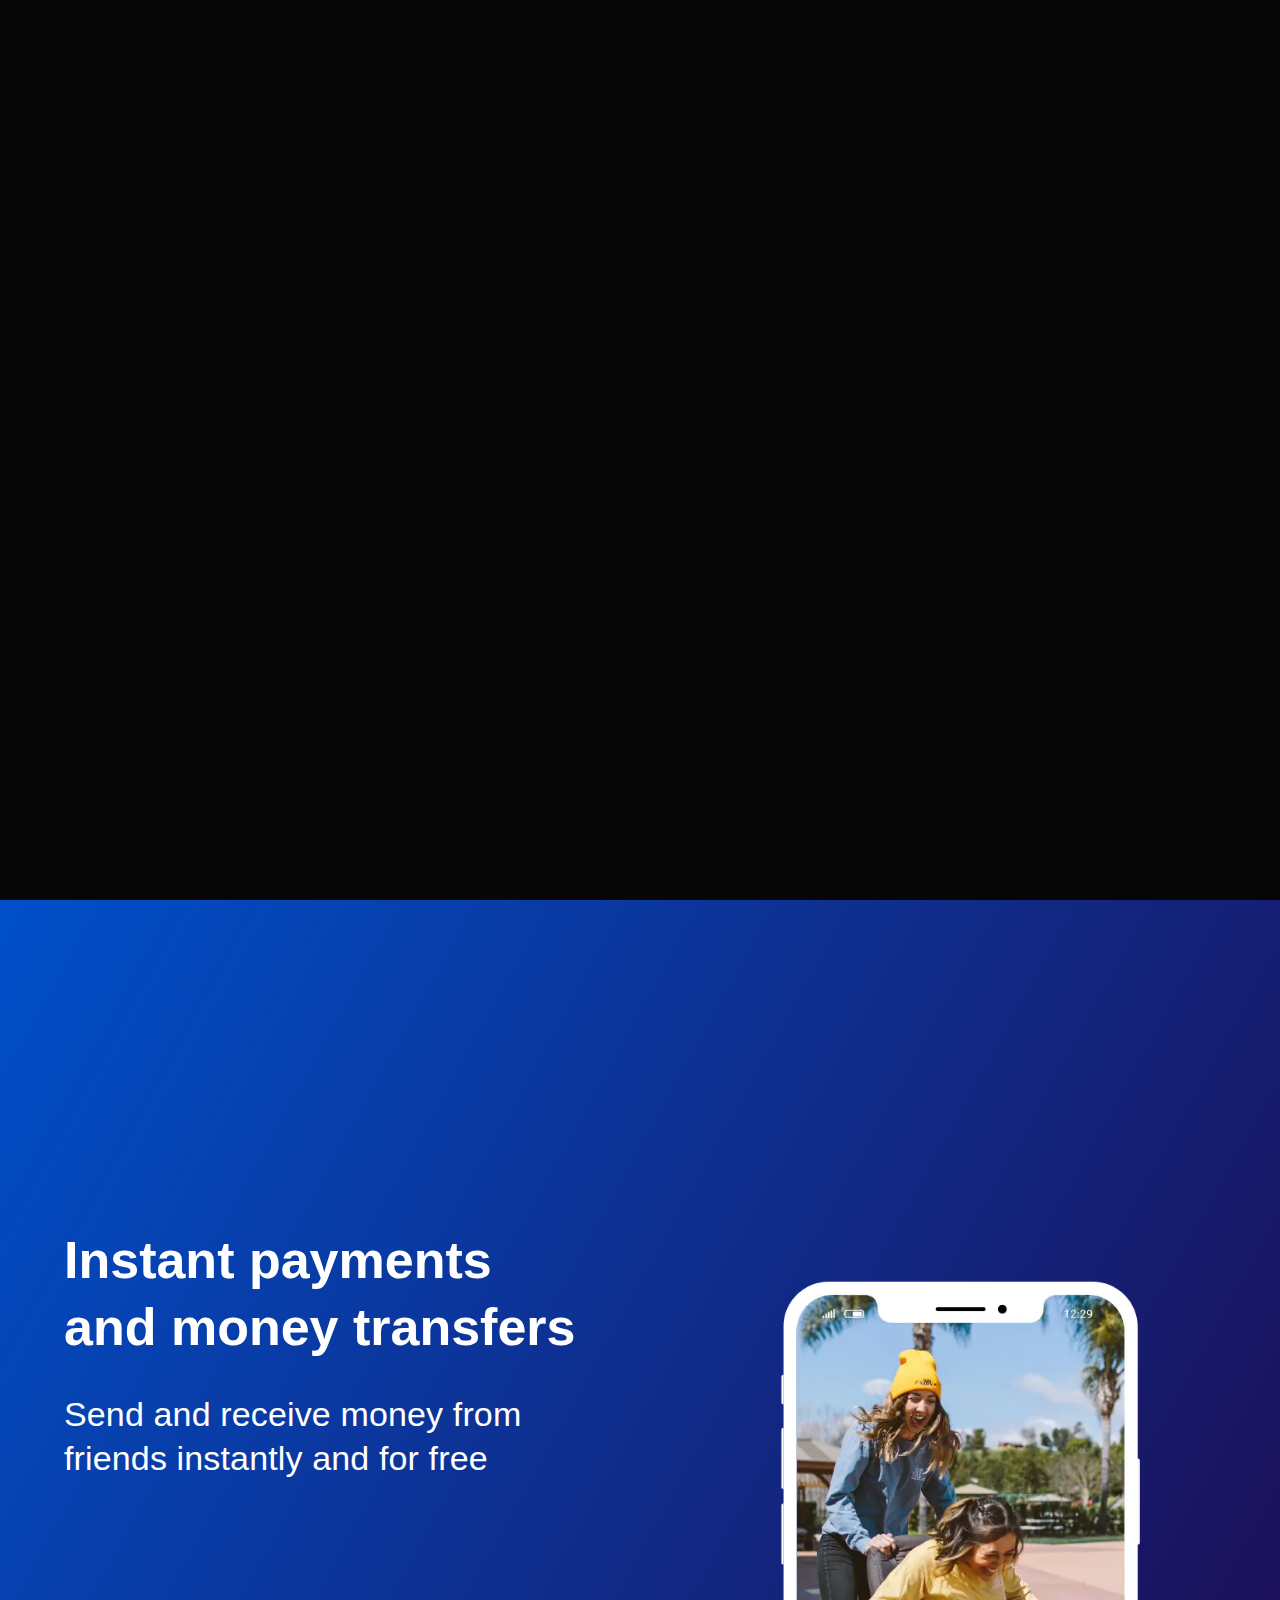
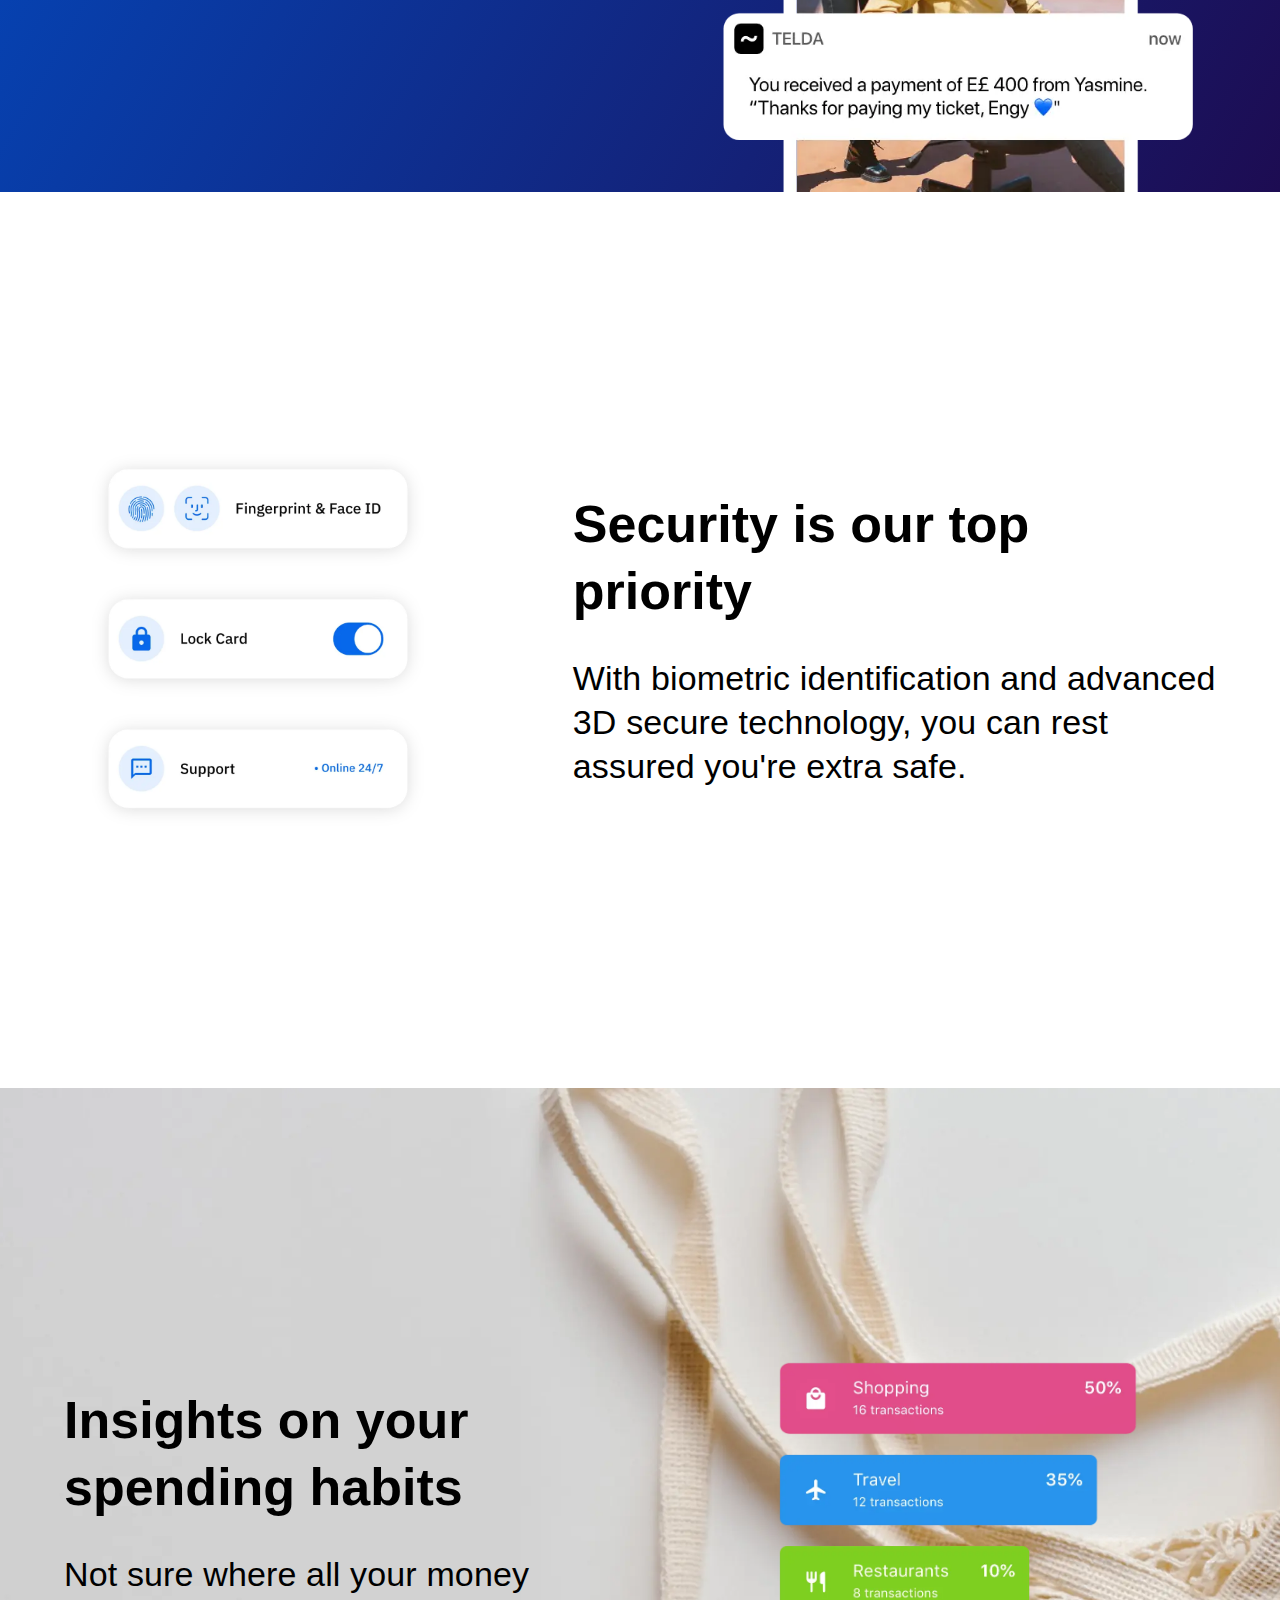
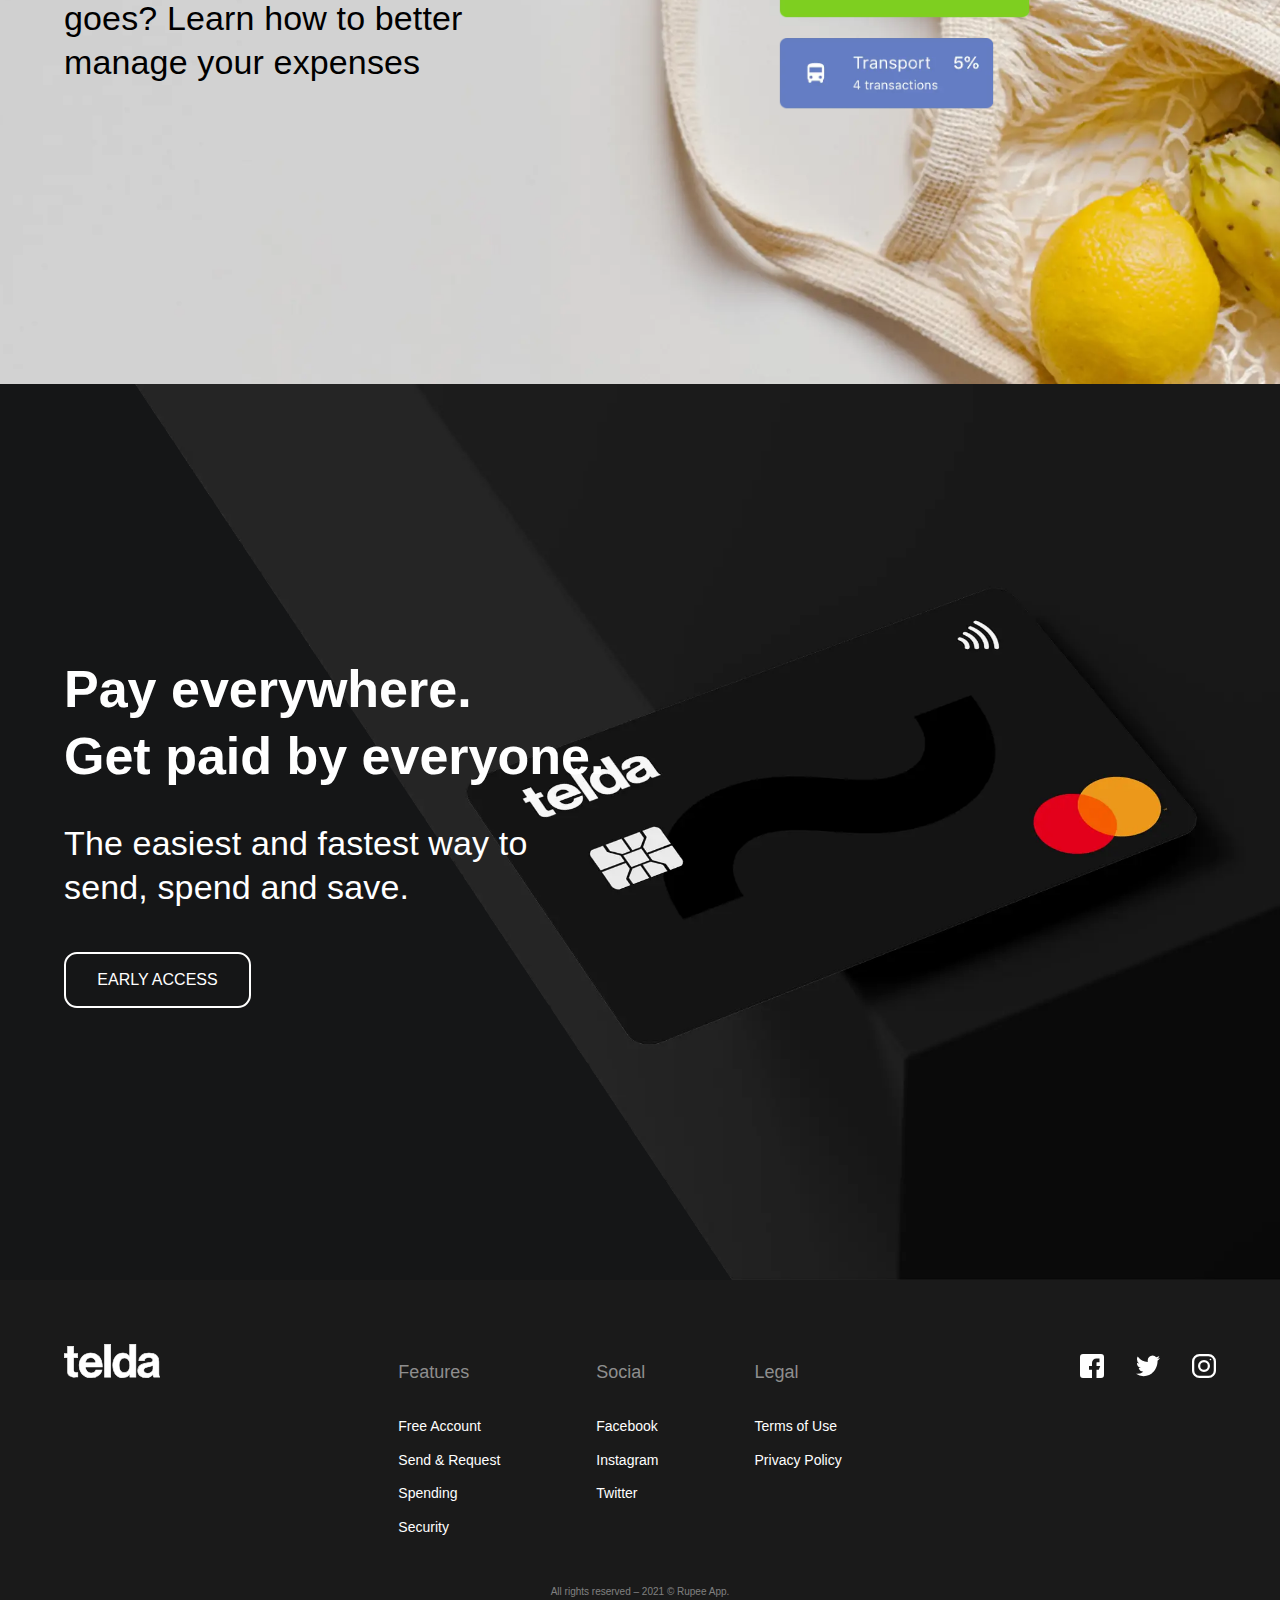
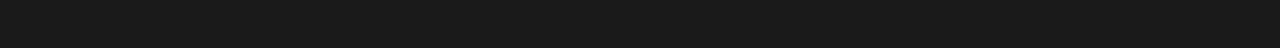
<file: index.html>
<html lang="en" style="--mask-size:894.41px;"><head>
	<title>Telda - Pay everywhere. Get paid by everyone.</title>
	<meta name="description" property="og:description" content="Send, spend and save. Open a free account from your phone in seconds and get your free Mastercard®. Send and request money for free.">
	<meta charset="UTF-8">
	<meta name="viewport" content="width=device-width, initial-scale=1.0,viewport-fit=cover">
	<meta name="og:url" content="https://rupeeapp.in">
	<meta name="og:type" content="product/">
	<meta name="og:image" content="">
	<!--<meta name="google-site-verification" content="ltoo0L4MdC_qBbw1lPYSAB4-ijG5qeXfRTr1W3cVltI">-->
	<link rel="preconnect" href="https://fonts.gstatic.com">
	<link rel="shortcut icon" href="Favicon.png">
	<link href="main.css" rel="stylesheet">
	<!--<link href="https://fonts.googleapis.com/css2?family=IBM+Plex+Sans:wght@300;400;500;600;700&amp;display=swap" rel="stylesheet">-->
	<style>
		body {
			margin: 0;
		}

		@keyframes fade {
			0%, 100% {
				opacity: .2;
			}
			50% {
				opacity: 1;
			}
		}

		.loader {
			display: flex;
			transition: opacity ease-in-out 1.4s;
			z-index: 50;
			width: 100%;
			top: 0;
			position: fixed;
			height: 100%;
			background: rgba(6, 6, 6, 1);
			justify-content: center;
			align-items: center;
		}
		.loader svg {
			display: block;
			/*vertical-align: middle;*/
			align-self: center;
			justify-self: center;
			opacity: 0;
			animation: fade 1s infinite 1s;
		}
	</style>
<script type="text/javascript" async="" src="https://www.google-analytics.com/analytics.js"></script><script type="text/javascript" async="" src="https://www.googletagmanager.com/gtag/js?id=UA-188179642-1&amp;l=dataLayer&amp;cx=c"></script><script type="text/javascript" async="" src="https://www.googleadservices.com/pagead/conversion_async.js"></script><script type="text/javascript" async="" src="https://www.google-analytics.com/analytics.js"></script><script type="text/javascript" async="" src="https://www.googleadservices.com/pagead/conversion_async.js"></script><script type="text/javascript" async="" src="https://www.googletagmanager.com/gtag/js?id=AW-452079240&amp;l=dataLayer&amp;cx=c"></script><script async="" src="https://www.googletagmanager.com/gtag/js?id=AW-452079240"></script><script>
	window.dataLayer = window.dataLayer || [];
	function gtag(){dataLayer.push(arguments);}
	gtag('js', new Date());
	gtag('config', 'AW-452079240');
</script><script async="" src="https://www.googletagmanager.com/gtag/js?id=UA-188179642-1"></script><script>
	window.dataLayer = window.dataLayer || [];
	function gtag(){dataLayer.push(arguments);}
	gtag('js', new Date());
	gtag('config', 'UA-188179642-1');
</script><script src="https://googleads.g.doubleclick.net/pagead/viewthroughconversion/452079240/?random=1629393888025&amp;cv=9&amp;fst=1629393888025&amp;num=1&amp;bg=ffffff&amp;guid=ON&amp;resp=GooglemKTybQhCsO&amp;u_h=768&amp;u_w=1366&amp;u_ah=661&amp;u_aw=1366&amp;u_cd=24&amp;u_his=2&amp;u_tz=330&amp;u_java=false&amp;u_nplug=1&amp;u_nmime=3&amp;gtm=2oa8i0&amp;sendb=1&amp;ig=1&amp;data=event%3Dgtag.config&amp;frm=0&amp;url=https%3A%2F%2Ftelda.app%2F&amp;tiba=Telda%20-%20Pay%20everywhere.%20Get%20paid%20by%20everyone.&amp;hn=www.googleadservices.com&amp;async=1&amp;rfmt=3&amp;fmt=4"></script><script src="https://googleads.g.doubleclick.net/pagead/viewthroughconversion/452079240/?random=1629467031135&amp;cv=9&amp;fst=1629467031135&amp;num=1&amp;bg=ffffff&amp;guid=ON&amp;resp=GooglemKTybQhCsO&amp;u_h=768&amp;u_w=1366&amp;u_ah=768&amp;u_aw=1366&amp;u_cd=24&amp;u_his=2&amp;u_tz=330&amp;u_java=false&amp;u_nplug=3&amp;u_nmime=4&amp;gtm=2oa8i0&amp;sendb=1&amp;ig=1&amp;data=event%3Dgtag.config&amp;frm=0&amp;url=file%3A%2F%2F%2FUsers%2Fbishalsaha%2FDesktop%2FRupeeApp2%2Findex1.html&amp;tiba=Telda%20-%20Pay%20everywhere.%20Get%20paid%20by%20everyone.&amp;hn=www.googleadservices.com&amp;async=1&amp;rfmt=3&amp;fmt=4"></script></head>
<!-- Global site tag (gtag.js) - Google Analytics -->


<!-- Global site tag (gtag.js) - Google Analytics -->


<body class="webp hide-menu">
	<div class="loader" id="loader">
		<svg xmlns="http://www.w3.org/2000/svg" width="100" height="100" viewBox="0 0 100 100" fill="none">
			<path d="M56.2852 25.2311C58.1628 27.195 59.5369 29.4548 59.5826 31.3736L66.5578 31.2915C68.0215 31.2742 70.4341 30.9438 69.2145 32.8145L67.2432 35.8379C66.4733 37.0187 65.7604 36.9032 65.1254 36.9145L59.4557 37.0146C58.4699 44.4972 52.1911 49.2656 43.88 51.0349C41.5999 51.4379 41.2045 52.2119 42.4654 53.8075L60.9738 77.2279C61.8736 78.3663 62.7531 79.5048 60.9738 79.5059L54.2922 79.5095C53.5508 79.51 52.975 79.3372 52.3624 78.5777L32.3083 53.7139C31.3694 52.5498 31.1901 51.6382 31.2059 50.9683L31.2729 48.1222C31.3003 46.9525 32.7915 47.0072 34.5649 47.0752C43.2619 47.287 49.8054 45.4953 51.466 36.8892L31.0186 36.7724C30.1337 36.7674 29.7225 36.4372 30.2668 35.5342L32.4031 31.9898C32.8798 31.199 33.2968 30.8753 34.8783 30.8979L50.5781 31.1229C48.0676 25.9509 41.4203 25.0498 31.1109 25.2976C29.2339 25.3533 29.7383 24.4773 31.1109 22.4732L32.0938 21.0317C33.0972 19.59 33.653 19.5892 34.8716 19.5875L34.8783 19.5873L63.9392 19.5444L66.5683 19.5405L68.0215 19.5402C69.4746 19.54 69.87 20.1282 69.2145 21.1165L67.2432 24.1696C66.5578 25.2311 66.5578 25.2311 65.1254 25.2311H63.9392H56.2852Z" fill="white"/>
			<path d="M34.8783 19.5873C34.8761 19.5873 34.8739 19.5873 34.8716 19.5875M34.8783 19.5873L63.9392 19.5444L66.5683 19.5405L68.0215 19.5402C69.4746 19.54 69.87 20.1282 69.2145 21.1165L67.2432 24.1696C66.5578 25.2311 66.5578 25.2311 65.1254 25.2311H63.9392H56.2852C58.1628 27.195 59.5369 29.4548 59.5826 31.3736L66.5578 31.2915C68.0215 31.2742 70.4341 30.9438 69.2145 32.8145L67.2432 35.8379C66.4733 37.0187 65.7604 36.9032 65.1254 36.9145L59.4557 37.0146C58.4699 44.4972 52.1911 49.2656 43.88 51.0349C41.5999 51.4379 41.2045 52.2119 42.4654 53.8075L60.9738 77.2279C61.8736 78.3663 62.7531 79.5048 60.9738 79.5059L54.2922 79.5095C53.5508 79.51 52.9751 79.3372 52.3624 78.5777L32.3083 53.7139C31.3694 52.5498 31.1901 51.6382 31.2059 50.9683L31.2729 48.1222C31.3003 46.9525 32.7915 47.0072 34.5649 47.0752C43.2619 47.287 49.8054 45.4953 51.466 36.8892L31.0186 36.7724C30.1337 36.7674 29.7225 36.4372 30.2668 35.5342L32.4031 31.9898C32.8798 31.199 33.2968 30.8753 34.8783 30.8979L50.5782 31.1229C48.0676 25.9509 41.4203 25.0498 31.1109 25.2976C29.2339 25.3533 29.7383 24.4773 31.1109 22.4732L32.0938 21.0317C33.0972 19.59 33.653 19.5892 34.8716 19.5875L34.8783 19.5873ZM34.8783 19.5873L34.8716 19.5875L34.8783 19.5873Z" stroke="white" stroke-linejoin="round"/>
	    </svg>
	</div>
	<main>
		<header style="z-index: 4">
			<a href="#">
				<svg id="home-link" class="telda-logo" xmlns="http://www.w3.org/2000/svg" viewBox="0 0 164.954 58.564">
					<defs>
						<style>
							.cls-1 {fill:white}
						</style>
					</defs>
					<g transform="translate(0 3.313)">
						<path d="M8.61 29.068v-7.1h5.606V9.334h10.5v12.629h6.946v7.1H24.72v21.481q0 4.029 4.026 4.026l3.155-.081v7.9c-1.632.1-3.868.158-6.712.158a13.1 13.1 0 0 1-7.813-2.255q-3.16-2.248-3.16-7.459V29.068z" class="cls-1" transform="translate(-8.146 -8.865)"></path>
						<path d="M25.556 63.381a13.639 13.639 0 0 1-8.086-2.336c-2.221-1.585-3.351-4.222-3.351-7.842v-23.3H8.513V21.87h5.606V9.236h11.432V21.87H32.5v8.038h-6.949v21.007c0 2.427 1.13 3.557 3.562 3.557l3.624-.086v8.809l-.44.029c-1.647.105-3.916.158-6.741.158M9.447 28.974h5.606V53.2c0 3.3 1 5.683 2.959 7.081a12.725 12.725 0 0 0 7.545 2.164c2.561 0 4.658-.043 6.248-.129v-6.973l-2.681.062c-2.949 0-4.5-1.551-4.5-4.491v-21.94h6.946V22.8h-6.952V10.17h-9.565V22.8H9.447z" class="cls-1" transform="translate(-8.513 -9.236)"></path>
					</g>
					<path d="M34.938 54.531q-9.795 0-15.4-6.037t-5.602-15.435a21.651 21.651 0 0 1 5.606-15.2 18.632 18.632 0 0 1 14.367-6.118q9.551 0 14.764 6.635t5.213 17.761h-29.37a12.642 12.642 0 0 0 3.236 7.463 9.529 9.529 0 0 0 7.1 2.643q5.924 0 7.818-4.974h10.58a15.909 15.909 0 0 1-6 9.474q-4.811 3.792-12.313 3.787m-.871-34.5q-7.813 0-9.393 8.684h18a9.424 9.424 0 0 0-2.6-6.276 8.073 8.073 0 0 0-6-2.408" class="cls-1" transform="translate(12.026 3.563)"></path>
					<path d="M35.306 55.367c-6.631 0-11.925-2.083-15.736-6.19s-5.73-9.393-5.73-15.75a22.2 22.2 0 0 1 5.726-15.516 19.137 19.137 0 0 1 14.712-6.267c6.492 0 11.581 2.288 15.133 6.808 3.524 4.486 5.309 10.561 5.309 18.053v.469H25.424a11.907 11.907 0 0 0 3.03 6.664 9.1 9.1 0 0 0 6.769 2.5c3.768 0 6.185-1.527 7.382-4.672l.115-.3h11.472l-.115.565a16.414 16.414 0 0 1-6.166 9.742c-3.284 2.585-7.521 3.892-12.605 3.892m-1.029-42.79a18.241 18.241 0 0 0-14.022 5.965 21.293 21.293 0 0 0-5.482 14.884c0 6.113 1.843 11.2 5.482 15.114s8.689 5.893 15.052 5.893c4.869 0 8.914-1.24 12.026-3.691a15.556 15.556 0 0 0 5.705-8.64h-9.68c-1.379 3.3-4.112 4.974-8.134 4.974a10 10 0 0 1-7.435-2.781 13.139 13.139 0 0 1-3.37-7.727l-.067-.527h29.433c-.072-7.066-1.79-12.787-5.113-17.01-3.361-4.285-8.206-6.453-14.4-6.453m9.268 16.973H24.481l.1-.551c1.1-6.013 4.409-9.067 9.852-9.067a8.547 8.547 0 0 1 6.334 2.552 9.9 9.9 0 0 1 2.738 6.573zm-17.934-.934h16.929a8.855 8.855 0 0 0-2.435-5.481 7.647 7.647 0 0 0-5.668-2.269c-4.83 0-7.722 2.537-8.828 7.751" class="cls-1" transform="translate(11.658 3.196)"></path>
					<path d="M0 0H10.737V56.448H0z" class="cls-1" transform="translate(69.542 .464)"></path>
					<path d="M34.609 65.925H22.942V8.544h11.667zm-10.733-.934h9.8V9.478h-9.8z" class="cls-1" transform="translate(46.135 -8.544)"></path>
					<path d="M43.155 66.271a15.225 15.225 0 0 1-12.395-5.8q-4.74-5.8-4.74-15.592 0-9.472 4.859-15.434a15.335 15.335 0 0 1 12.433-5.96q7.576 0 11.447 6h.235V8.641h10.738v56.448h-10.34V59.8h-.158q-3.95 6.477-12.079 6.473m2.37-9a8.546 8.546 0 0 0 7.219-3.236q2.492-3.231 2.489-8.919 0-12.947-9.4-12.95a7.458 7.458 0 0 0-6.631 3.476q-2.291 3.476-2.288 9.235 0 5.924 2.25 9.158a7.287 7.287 0 0 0 6.358 3.236" class="cls-1" transform="translate(57.796 -8.177)"></path>
					<path d="M43.522 67.108a15.75 15.75 0 0 1-12.758-5.975c-3.212-3.935-4.84-9.283-4.84-15.889 0-6.4 1.666-11.686 4.96-15.727a15.84 15.84 0 0 1 12.8-6.133A13.234 13.234 0 0 1 54.9 28.7V8.544h11.669v57.381H55.29v-4.452c-2.71 3.739-6.664 5.635-11.767 5.635m.158-42.79a14.953 14.953 0 0 0-12.074 5.788c-3.15 3.868-4.749 8.962-4.749 15.138 0 6.386 1.556 11.533 4.629 15.3a14.857 14.857 0 0 0 12.035 5.63c5.295 0 9.115-2.044 11.681-6.252l.134-.22h.886v5.29h9.412V9.473h-9.8v20.844h-.957l-.139-.211a12.355 12.355 0 0 0-11.059-5.788m2.212 33.789a7.77 7.77 0 0 1-6.741-3.437c-1.546-2.226-2.331-5.4-2.331-9.426a17.084 17.084 0 0 1 2.365-9.493 7.929 7.929 0 0 1 7.015-3.682c6.544 0 9.862 4.514 9.862 13.414 0 3.878-.867 6.975-2.58 9.206a9.034 9.034 0 0 1-7.593 3.418M46.2 33a6.95 6.95 0 0 0-6.238 3.265 16.157 16.157 0 0 0-2.212 8.976c0 3.835.728 6.827 2.164 8.895a6.805 6.805 0 0 0 5.975 3.035 8.05 8.05 0 0 0 6.851-3.054c1.585-2.063 2.389-4.969 2.389-8.636 0-8.4-2.92-12.481-8.928-12.481" class="cls-1" transform="translate(57.429 -8.544)"></path>
					<path d="M62.443 53.284q-.79-1.027-1.259-4.5h-.158A12 12 0 0 1 56.6 52.81a16.244 16.244 0 0 1-7.5 1.422q-6.391 0-10.259-3.236t-3.868-9.158q0-6.161 4.261-9.039t12-3.988a38.26 38.26 0 0 0 7.736-1.618 2.98 2.98 0 0 0 2.054-2.963 4.159 4.159 0 0 0-1.738-3.509 8.313 8.313 0 0 0-5.055-1.307q-7.339 0-7.813 5.687h-9.554a12.8 12.8 0 0 1 4.658-9.556q4.424-3.784 12.792-3.787 17.055 0 17.053 14.922v20.6q0 4.574 1.422 5.606v.393zM51.71 46.73a10.107 10.107 0 0 0 6.985-2.288 7.074 7.074 0 0 0 2.566-5.448v-6.08q-1.738 1.027-7.5 2.37a19.725 19.725 0 0 0-6.477 2.331 4.5 4.5 0 0 0-1.9 3.983q0 5.134 6.319 5.132" class="cls-1" transform="translate(91.701 3.628)"></path>
					<path d="M49.472 55.067c-4.357 0-7.909-1.125-10.561-3.346-2.676-2.236-4.036-5.438-4.036-9.513 0-4.251 1.5-7.42 4.471-9.426 2.887-1.953 6.99-3.318 12.193-4.064a37.39 37.39 0 0 0 7.626-1.589 2.521 2.521 0 0 0 1.763-2.529 3.686 3.686 0 0 0-1.551-3.136 7.91 7.91 0 0 0-4.777-1.211c-4.649 0-7.057 1.719-7.349 5.257l-.038.426H36.752l.019-.484a13.3 13.3 0 0 1 4.821-9.891c3.021-2.59 7.425-3.9 13.093-3.9 11.624 0 17.517 5.18 17.517 15.391v20.6c0 3.586.67 4.821 1.23 5.228l.191.139v1.1H62.584l-.139-.182a9.111 9.111 0 0 1-1.211-3.763 12.365 12.365 0 0 1-4.041 3.413 16.753 16.753 0 0 1-7.722 1.475M54.6 19.32a8.789 8.789 0 0 1 5.333 1.4 4.62 4.62 0 0 1 1.928 3.88 3.451 3.451 0 0 1-2.346 3.394 37.492 37.492 0 0 1-7.846 1.647c-5.06.728-9.034 2.044-11.8 3.911-2.734 1.848-4.06 4.677-4.06 8.656 0 3.782 1.245 6.745 3.7 8.8 2.48 2.078 5.831 3.126 9.963 3.126a15.908 15.908 0 0 0 7.282-1.364 11.613 11.613 0 0 0 4.255-3.87l.134-.211h.819l.053.407a11.916 11.916 0 0 0 1.048 4.1h9.355c-.771-.972-1.149-2.8-1.149-5.534v-20.6c0-9.728-5.424-14.458-16.583-14.458-5.438 0-9.642 1.24-12.485 3.677A12.368 12.368 0 0 0 37.733 25h8.636c.5-3.772 3.265-5.683 8.234-5.683M52.081 47.57c-5.606 0-6.784-3.045-6.784-5.6a4.966 4.966 0 0 1 2.1-4.376 20.017 20.017 0 0 1 6.635-2.4 31.448 31.448 0 0 0 7.363-2.317l.709-.417v6.9a7.558 7.558 0 0 1-2.724 5.8 10.6 10.6 0 0 1-7.3 2.408m9.086-13.52a41.444 41.444 0 0 1-6.927 2.059 19.4 19.4 0 0 0-6.315 2.26 4.036 4.036 0 0 0-1.695 3.6c0 3.136 1.915 4.663 5.85 4.663a9.7 9.7 0 0 0 6.674-2.173 6.559 6.559 0 0 0 2.413-5.1z" class="cls-1" transform="translate(91.33 3.257)"></path>
				</svg>
			</a>
			<nav class="col-start-2 col-end-auto row-start-1 row-end-auto xl:block hidden">
				<ul class="flex justify-between">
					<li><a href="https://rupeeapp.typeform.com/rupeeapp">Early Access</a></li>
					
				</ul>
			</nav>
			<a href="#" id="menu-link" class="xl:hidden col-start-2 col-end-auto row-start-1 row-end-auto justify-self-end">
				<svg class="menu-bar-top" width="30" height="17" viewBox="0 0 31 17" fill="none" xmlns="http://www.w3.org/2000/svg">
					<rect y="7" width="30" height="3" fill="white"></rect>
				</svg>
				<svg class="menu-bar-bottom" width="30" height="17" viewBox="0 0 31 17" fill="none" xmlns="http://www.w3.org/2000/svg">
					<rect y="7" width="30" height="3" fill="white"></rect>
				</svg>
			</a>
		</header>
		
		<article class="zero-fees" id="telda-free-account">
			<section class="full-section">
				<div class="twin-bottom zero-fees-text">
					<h1>Rupee App</h1>
					
					<div class="apps justify-self-center">
						<a href="https://rupeeapp.typeform.com/rupeeapp" class="appstore">Early Access</a>
						
					</div>
				</div>
			</section>
		</article>
		<article class="payments" id="telda-send-request">
			<section class="twin-section">
				<div class="twin-left twin-top twin-text" style="padding-top: 20px">
					<h1>Instant payments<br>and money transfers</h1>
					<h2>Send and receive money from friends instantly and for free</h2>
					
					<picture class="xl:hidden justify-self-center">
						<source srcset="p2p.webp" type="image/webp">
						<source srcset="p2p.png" type="image/png">
						<img alt="Telda P2P" width="120%" class="justify-self-end self-center" src="p2p.png">
					</picture>
				</div>
				<div class="twin-right twin-bottom hidden xl:block" style="align-self: end">
					<picture>
						<source srcset="p2p.webp" type="image/webp">
						<source srcset="p2p.png" type="image/png">
						<img alt="Telda P2P" class="justify-self-end self-center" src="p2p.png">
					</picture>
				</div>
			</section>
		</article>
		<article class="security" id="telda-security">
			<section class="twin-section two-third-section">
				<div class="hidden col-span-2 twin-left xl:block">
					<picture>
						<source srcset="security@2x.webp" type="image/webp">
						<source srcset="security@2x.png" type="image/png">
						<img width="500px" style="margin: 0 auto; max-width:90%" alt="Telda Spending" class="justify-self-end self-center" src="security@2x.png">
					</picture>
				</div>
				<div class="twin-right xl:col-span-3 twin-top twin-text">
					<h1>Security is our top<br>priority</h1>
					<h2>With biometric identification and advanced 3D secure technology, you can rest assured you're extra safe.</h2>
					
				</div>
				<div class="twin-bottom xl:hidden">
					<picture>
						<source srcset="security@2x.webp" type="image/webp">
						<source srcset="security@2x.png" type="image/png">
						<img style="width: 500px; margin: 0 auto; max-width:80%" alt="Telda Spending" class="justify-self-end self-center" src="security@2x.png">
					</picture>
				</div>
			</section>
		</article>
		<article class="spending" id="telda-spending">
			<section class="twin-section two-third-section">
				<div class="twin-left twin-top twin-text">
					<h1>Insights on your<br>spending habits</h1>
					<h2>Not sure where all your money goes? Learn how to better manage your expenses</h2>
					
				</div>
				<div class="twin-right twin-bottom">
					<picture>
						<source srcset="spending_items@2x.webp" type="image/webp">
						<source srcset="spending_items@2x.png" type="image/png">
						<img width="400px" style="margin: 0 auto; max-width: 90%" alt="Telda Spending" class="justify-self-end self-center" src="spending_items@2x.png">
					</picture>
				</div>
			</section>
		</article>
		<article class="landing">
			<section class="full-section">
				<div class="pay-everywhere twin-left twin-top twin-text" style="justify-self: start">
					<h1>Pay everywhere.<br>Get paid by everyone.</h1>
					<h2>The easiest and fastest way to<br>send, spend and save.</h2>
					<div class="apps justify-self-center">
						<a href="https://rupeeapp.typeform.com/rupeeapp" class="appstore">Early Access</a>
						
					</div>
				</div>
			</section>
		</article>
		<footer>
			<div class="footer-container">
				<a class="hidden xl:block" href="#">
					<svg class="telda-logo" xmlns="http://www.w3.org/2000/svg" width="6rem" height="auto" viewBox="0 0 164.954 58.564">
						<defs>
							<style>
								.cls-1 {fill:white}
							</style>
						</defs>
						<g transform="translate(0 3.313)">
							<path d="M8.61 29.068v-7.1h5.606V9.334h10.5v12.629h6.946v7.1H24.72v21.481q0 4.029 4.026 4.026l3.155-.081v7.9c-1.632.1-3.868.158-6.712.158a13.1 13.1 0 0 1-7.813-2.255q-3.16-2.248-3.16-7.459V29.068z" class="cls-1" transform="translate(-8.146 -8.865)"></path>
							<path d="M25.556 63.381a13.639 13.639 0 0 1-8.086-2.336c-2.221-1.585-3.351-4.222-3.351-7.842v-23.3H8.513V21.87h5.606V9.236h11.432V21.87H32.5v8.038h-6.949v21.007c0 2.427 1.13 3.557 3.562 3.557l3.624-.086v8.809l-.44.029c-1.647.105-3.916.158-6.741.158M9.447 28.974h5.606V53.2c0 3.3 1 5.683 2.959 7.081a12.725 12.725 0 0 0 7.545 2.164c2.561 0 4.658-.043 6.248-.129v-6.973l-2.681.062c-2.949 0-4.5-1.551-4.5-4.491v-21.94h6.946V22.8h-6.952V10.17h-9.565V22.8H9.447z" class="cls-1" transform="translate(-8.513 -9.236)"></path>
						</g>
						<path d="M34.938 54.531q-9.795 0-15.4-6.037t-5.602-15.435a21.651 21.651 0 0 1 5.606-15.2 18.632 18.632 0 0 1 14.367-6.118q9.551 0 14.764 6.635t5.213 17.761h-29.37a12.642 12.642 0 0 0 3.236 7.463 9.529 9.529 0 0 0 7.1 2.643q5.924 0 7.818-4.974h10.58a15.909 15.909 0 0 1-6 9.474q-4.811 3.792-12.313 3.787m-.871-34.5q-7.813 0-9.393 8.684h18a9.424 9.424 0 0 0-2.6-6.276 8.073 8.073 0 0 0-6-2.408" class="cls-1" transform="translate(12.026 3.563)"></path>
						<path d="M35.306 55.367c-6.631 0-11.925-2.083-15.736-6.19s-5.73-9.393-5.73-15.75a22.2 22.2 0 0 1 5.726-15.516 19.137 19.137 0 0 1 14.712-6.267c6.492 0 11.581 2.288 15.133 6.808 3.524 4.486 5.309 10.561 5.309 18.053v.469H25.424a11.907 11.907 0 0 0 3.03 6.664 9.1 9.1 0 0 0 6.769 2.5c3.768 0 6.185-1.527 7.382-4.672l.115-.3h11.472l-.115.565a16.414 16.414 0 0 1-6.166 9.742c-3.284 2.585-7.521 3.892-12.605 3.892m-1.029-42.79a18.241 18.241 0 0 0-14.022 5.965 21.293 21.293 0 0 0-5.482 14.884c0 6.113 1.843 11.2 5.482 15.114s8.689 5.893 15.052 5.893c4.869 0 8.914-1.24 12.026-3.691a15.556 15.556 0 0 0 5.705-8.64h-9.68c-1.379 3.3-4.112 4.974-8.134 4.974a10 10 0 0 1-7.435-2.781 13.139 13.139 0 0 1-3.37-7.727l-.067-.527h29.433c-.072-7.066-1.79-12.787-5.113-17.01-3.361-4.285-8.206-6.453-14.4-6.453m9.268 16.973H24.481l.1-.551c1.1-6.013 4.409-9.067 9.852-9.067a8.547 8.547 0 0 1 6.334 2.552 9.9 9.9 0 0 1 2.738 6.573zm-17.934-.934h16.929a8.855 8.855 0 0 0-2.435-5.481 7.647 7.647 0 0 0-5.668-2.269c-4.83 0-7.722 2.537-8.828 7.751" class="cls-1" transform="translate(11.658 3.196)"></path>
						<path d="M0 0H10.737V56.448H0z" class="cls-1" transform="translate(69.542 .464)"></path>
						<path d="M34.609 65.925H22.942V8.544h11.667zm-10.733-.934h9.8V9.478h-9.8z" class="cls-1" transform="translate(46.135 -8.544)"></path>
						<path d="M43.155 66.271a15.225 15.225 0 0 1-12.395-5.8q-4.74-5.8-4.74-15.592 0-9.472 4.859-15.434a15.335 15.335 0 0 1 12.433-5.96q7.576 0 11.447 6h.235V8.641h10.738v56.448h-10.34V59.8h-.158q-3.95 6.477-12.079 6.473m2.37-9a8.546 8.546 0 0 0 7.219-3.236q2.492-3.231 2.489-8.919 0-12.947-9.4-12.95a7.458 7.458 0 0 0-6.631 3.476q-2.291 3.476-2.288 9.235 0 5.924 2.25 9.158a7.287 7.287 0 0 0 6.358 3.236" class="cls-1" transform="translate(57.796 -8.177)"></path>
						<path d="M43.522 67.108a15.75 15.75 0 0 1-12.758-5.975c-3.212-3.935-4.84-9.283-4.84-15.889 0-6.4 1.666-11.686 4.96-15.727a15.84 15.84 0 0 1 12.8-6.133A13.234 13.234 0 0 1 54.9 28.7V8.544h11.669v57.381H55.29v-4.452c-2.71 3.739-6.664 5.635-11.767 5.635m.158-42.79a14.953 14.953 0 0 0-12.074 5.788c-3.15 3.868-4.749 8.962-4.749 15.138 0 6.386 1.556 11.533 4.629 15.3a14.857 14.857 0 0 0 12.035 5.63c5.295 0 9.115-2.044 11.681-6.252l.134-.22h.886v5.29h9.412V9.473h-9.8v20.844h-.957l-.139-.211a12.355 12.355 0 0 0-11.059-5.788m2.212 33.789a7.77 7.77 0 0 1-6.741-3.437c-1.546-2.226-2.331-5.4-2.331-9.426a17.084 17.084 0 0 1 2.365-9.493 7.929 7.929 0 0 1 7.015-3.682c6.544 0 9.862 4.514 9.862 13.414 0 3.878-.867 6.975-2.58 9.206a9.034 9.034 0 0 1-7.593 3.418M46.2 33a6.95 6.95 0 0 0-6.238 3.265 16.157 16.157 0 0 0-2.212 8.976c0 3.835.728 6.827 2.164 8.895a6.805 6.805 0 0 0 5.975 3.035 8.05 8.05 0 0 0 6.851-3.054c1.585-2.063 2.389-4.969 2.389-8.636 0-8.4-2.92-12.481-8.928-12.481" class="cls-1" transform="translate(57.429 -8.544)"></path>
						<path d="M62.443 53.284q-.79-1.027-1.259-4.5h-.158A12 12 0 0 1 56.6 52.81a16.244 16.244 0 0 1-7.5 1.422q-6.391 0-10.259-3.236t-3.868-9.158q0-6.161 4.261-9.039t12-3.988a38.26 38.26 0 0 0 7.736-1.618 2.98 2.98 0 0 0 2.054-2.963 4.159 4.159 0 0 0-1.738-3.509 8.313 8.313 0 0 0-5.055-1.307q-7.339 0-7.813 5.687h-9.554a12.8 12.8 0 0 1 4.658-9.556q4.424-3.784 12.792-3.787 17.055 0 17.053 14.922v20.6q0 4.574 1.422 5.606v.393zM51.71 46.73a10.107 10.107 0 0 0 6.985-2.288 7.074 7.074 0 0 0 2.566-5.448v-6.08q-1.738 1.027-7.5 2.37a19.725 19.725 0 0 0-6.477 2.331 4.5 4.5 0 0 0-1.9 3.983q0 5.134 6.319 5.132" class="cls-1" transform="translate(91.701 3.628)"></path>
						<path d="M49.472 55.067c-4.357 0-7.909-1.125-10.561-3.346-2.676-2.236-4.036-5.438-4.036-9.513 0-4.251 1.5-7.42 4.471-9.426 2.887-1.953 6.99-3.318 12.193-4.064a37.39 37.39 0 0 0 7.626-1.589 2.521 2.521 0 0 0 1.763-2.529 3.686 3.686 0 0 0-1.551-3.136 7.91 7.91 0 0 0-4.777-1.211c-4.649 0-7.057 1.719-7.349 5.257l-.038.426H36.752l.019-.484a13.3 13.3 0 0 1 4.821-9.891c3.021-2.59 7.425-3.9 13.093-3.9 11.624 0 17.517 5.18 17.517 15.391v20.6c0 3.586.67 4.821 1.23 5.228l.191.139v1.1H62.584l-.139-.182a9.111 9.111 0 0 1-1.211-3.763 12.365 12.365 0 0 1-4.041 3.413 16.753 16.753 0 0 1-7.722 1.475M54.6 19.32a8.789 8.789 0 0 1 5.333 1.4 4.62 4.62 0 0 1 1.928 3.88 3.451 3.451 0 0 1-2.346 3.394 37.492 37.492 0 0 1-7.846 1.647c-5.06.728-9.034 2.044-11.8 3.911-2.734 1.848-4.06 4.677-4.06 8.656 0 3.782 1.245 6.745 3.7 8.8 2.48 2.078 5.831 3.126 9.963 3.126a15.908 15.908 0 0 0 7.282-1.364 11.613 11.613 0 0 0 4.255-3.87l.134-.211h.819l.053.407a11.916 11.916 0 0 0 1.048 4.1h9.355c-.771-.972-1.149-2.8-1.149-5.534v-20.6c0-9.728-5.424-14.458-16.583-14.458-5.438 0-9.642 1.24-12.485 3.677A12.368 12.368 0 0 0 37.733 25h8.636c.5-3.772 3.265-5.683 8.234-5.683M52.081 47.57c-5.606 0-6.784-3.045-6.784-5.6a4.966 4.966 0 0 1 2.1-4.376 20.017 20.017 0 0 1 6.635-2.4 31.448 31.448 0 0 0 7.363-2.317l.709-.417v6.9a7.558 7.558 0 0 1-2.724 5.8 10.6 10.6 0 0 1-7.3 2.408m9.086-13.52a41.444 41.444 0 0 1-6.927 2.059 19.4 19.4 0 0 0-6.315 2.26 4.036 4.036 0 0 0-1.695 3.6c0 3.136 1.915 4.663 5.85 4.663a9.7 9.7 0 0 0 6.674-2.173 6.559 6.559 0 0 0 2.413-5.1z" class="cls-1" transform="translate(91.33 3.257)"></path>
					</svg>
				</a>
				<div class="footer-menu hidden xl:flex">
					<div class="footer-submenu" style="display: none">
						<div class="footer-header">Home</div>
						<ul>
							<li><a href="#" class="disabled-link">About</a></li>
							<li>Press</li>
							<li>Legal</li>
						</ul>
					</div>
					<div class="footer-submenu">
						<div class="footer-header">Features</div>
						<ul>
							<li><a href="#telda-free-account">Free Account</a></li>
							<li><a href="#telda-send-request">Send &amp; Request</a></li>
							<li><a href="#telda-spending">Spending</a></li>
							<li><a href="#telda-security">Security</a></li>
						</ul>
					</div>
					<div class="footer-submenu">
						<div class="footer-header">Social</div>
						<ul>
							<li><a href="https://www.facebook.com/teldaApp/">Facebook</a></li>
							<li><a href="https://www.instagram.com/teldaApp/">Instagram</a></li>
							<li><a href="https://www.twitter.com/teldaApp/">Twitter</a></li>
						</ul>
					</div>
					<div class="footer-submenu">
						<div class="footer-header">Legal</div>
						<ul>
							<li><a href="https://telda.app/legal/terms">Terms of Use</a></li>
							<li><a href="https://telda.app/legal/privacy">Privacy Policy</a></li>
						</ul>
					</div>
					
				</div>
				<div class="footer-social">
					<a href="https://www.facebook.com/teldaApp/">
						<svg xmlns="http://www.w3.org/2000/svg" width="24px" height="24px" viewBox="0 0 32 32">
							<path fill="currentColor" d="M28 0H4a4 4 0 0 0-4 4v24a4 4 0 0 0 4 4h12V21h-4v-5h4v-4a6 6 0 0 1 6-6h4v5h-2c-1.1 0-2-.1-2 1v4h5l-2 5h-3v11h6a4 4 0 0 0 4-4V4a4 4 0 0 0-4-4z"></path>
						</svg>
					</a>
					<a href="https://www.twitter.com/teldaApp/">
						<svg xmlns="http://www.w3.org/2000/svg" width="24px" height="24px" viewBox="0 0 32 32">
							<path fill="currentColor" d="M32 51.256a13.1 13.1 0 0 1-3.78 1.1 6.845 6.845 0 0 0 2.886-3.835 12.686 12.686 0 0 1-4.16 1.68A6.413 6.413 0 0 0 22.154 48a6.756 6.756 0 0 0-6.554 6.941 7.542 7.542 0 0 0 .152 1.582 18.256 18.256 0 0 1-13.524-7.258 7.3 7.3 0 0 0-.9 3.507 7.062 7.062 0 0 0 2.914 5.767 6.21 6.21 0 0 1-2.964-.855v.076a6.886 6.886 0 0 0 5.256 6.818 6.211 6.211 0 0 1-1.72.228 5.494 5.494 0 0 1-1.242-.118A6.682 6.682 0 0 0 9.7 69.522a12.732 12.732 0 0 1-8.13 2.959 11.625 11.625 0 0 1-1.57-.1A17.745 17.745 0 0 0 10.064 75.5c12.072 0 18.672-10.577 18.672-19.745 0-.307-.01-.6-.024-.9A13.53 13.53 0 0 0 32 51.256z" transform="translate(0 -46)"></path>
							<path fill="none" d="M0 0h32v32H0z"></path>
						</svg>
					</a>
					<a href="https://www.instagram.com/teldaApp/">
						<svg xmlns="http://www.w3.org/2000/svg" width="24px" height="24px" viewBox="0 0 32 32">
							<path fill="currentColor" d="M22 0H10A10 10 0 0 0 0 10v12a10 10 0 0 0 10 10h12a10 10 0 0 0 10-10V10A10 10 0 0 0 22 0zm7 22a7.008 7.008 0 0 1-7 7H10a7.008 7.008 0 0 1-7-7V10a7.008 7.008 0 0 1 7-7h12a7.008 7.008 0 0 1 7 7z"></path>
							<path fill="currentColor" d="M136 128a8 8 0 1 0 8 8 8 8 0 0 0-8-8zm0 13a5 5 0 1 1 5-5 5.007 5.007 0 0 1-5 5z" transform="translate(-120 -120)"></path>
							<circle fill="currentColor" cx="1.066" cy="1.066" r="1.066" transform="translate(23.534 6.335)"></circle>
						</svg>
					</a>
				</div>
				
			</div>
			<div class="copyright">All rights reserved – 2021 © Rupee App.</div>
		</footer>
		<nav id="full-menu">
			<ul>
				<li>
					<a href="https://rupeeapp.typeform.com/rupeeapp">Early Access!</a>
				</li>
				<!--<li>
					<a href="https://rupeeapp.typeform.com/rupeeapp">Early Access!</a>
				</li>-->
				<!--<li>
					<a href="https://rupeeapp.typeform.com/rupeeapp">Early Access!</a>
				</li>-->
			</ul>
			<div class="footer-social">
				<a href="https://www.facebook.com/teldaApp/">
					<svg xmlns="http://www.w3.org/2000/svg" width="24px" height="24px" viewBox="0 0 32 32">
						<path fill="currentColor" d="M28 0H4a4 4 0 0 0-4 4v24a4 4 0 0 0 4 4h12V21h-4v-5h4v-4a6 6 0 0 1 6-6h4v5h-2c-1.1 0-2-.1-2 1v4h5l-2 5h-3v11h6a4 4 0 0 0 4-4V4a4 4 0 0 0-4-4z"></path>
					</svg>
				</a>
				<a href="https://www.twitter.com/teldaApp/">
					<svg xmlns="http://www.w3.org/2000/svg" width="24px" height="24px" viewBox="0 0 32 32">
						<path fill="currentColor" d="M32 51.256a13.1 13.1 0 0 1-3.78 1.1 6.845 6.845 0 0 0 2.886-3.835 12.686 12.686 0 0 1-4.16 1.68A6.413 6.413 0 0 0 22.154 48a6.756 6.756 0 0 0-6.554 6.941 7.542 7.542 0 0 0 .152 1.582 18.256 18.256 0 0 1-13.524-7.258 7.3 7.3 0 0 0-.9 3.507 7.062 7.062 0 0 0 2.914 5.767 6.21 6.21 0 0 1-2.964-.855v.076a6.886 6.886 0 0 0 5.256 6.818 6.211 6.211 0 0 1-1.72.228 5.494 5.494 0 0 1-1.242-.118A6.682 6.682 0 0 0 9.7 69.522a12.732 12.732 0 0 1-8.13 2.959 11.625 11.625 0 0 1-1.57-.1A17.745 17.745 0 0 0 10.064 75.5c12.072 0 18.672-10.577 18.672-19.745 0-.307-.01-.6-.024-.9A13.53 13.53 0 0 0 32 51.256z" transform="translate(0 -46)"></path>
						<path fill="none" d="M0 0h32v32H0z"></path>
					</svg>
				</a>
				<a href="https://www.instagram.com/teldaApp/">
					<svg xmlns="http://www.w3.org/2000/svg" width="24px" height="24px" viewBox="0 0 32 32">
						<path fill="currentColor" d="M22 0H10A10 10 0 0 0 0 10v12a10 10 0 0 0 10 10h12a10 10 0 0 0 10-10V10A10 10 0 0 0 22 0zm7 22a7.008 7.008 0 0 1-7 7H10a7.008 7.008 0 0 1-7-7V10a7.008 7.008 0 0 1 7-7h12a7.008 7.008 0 0 1 7 7z"></path>
						<path fill="currentColor" d="M136 128a8 8 0 1 0 8 8 8 8 0 0 0-8-8zm0 13a5 5 0 1 1 5-5 5.007 5.007 0 0 1-5 5z" transform="translate(-120 -120)"></path>
						<circle fill="currentColor" cx="1.066" cy="1.066" r="1.066" transform="translate(23.534 6.335)"></circle>
					</svg>
				</a>
			</div>
		</nav>
		<figure id="menu-sheet"></figure>
	</main>

<script>
	let loader                    = document.getElementById('loader');
	let apps                      = document.querySelectorAll('.apps');
	let appstore                  = document.querySelectorAll('.appstore');
	let googleplay                = document.querySelectorAll('.googleplay');

	let body       = document.querySelector('body');
	let menuLink   = document.getElementById('menu-link')
	let menu       = document.getElementById('full-menu');
	let menuSheet  = document.getElementById('menu-sheet');
	let menuActive = false;

	const removeLoader = function removeLoader() {
		loader.addEventListener('animationend', function () {
			loader.remove();
		})

		loader.addEventListener('transitionend', function () {
			loader.remove();
		})

		loader.style.opacity = 0;
	}


	const alignAppsGrid = function alignAppsGrid() {
		apps.forEach(function (elem) {
			elem.style.gridTemplateColumns = '1fr';
		})
	};


	const supportsWebP = function supportsWebP(cb) {
		let image = new Image();
		function checkResult(ev) {
			// if the event is from 'onload', check the see if the image's width is
			// 1 pixel (which indicates support). otherwise, it fails
			let result = ev && ev.type === 'load' ? image.width === 1 : false;
			let body = document.getElementsByTagName("BODY")[0];
			if (result) {
				body.classList.add('webp')
			} else {
				body.classList.add('no-webp')
			}
			cb()
		}

		image.src = "[data-uri]"
		image.onerror = checkResult
		image.onload = checkResult
	};

	const hideElems = function hideElems(elems) {
		setTimeout(function(){
			elems.forEach(function (elem) {
				elem.style.display = 'none';
			})
		}, 0)
	};

	// make sure webp support is decided before removing the loader
	supportsWebP(function() {
		window.addEventListener('load', function () {
			menuLink.addEventListener('click', function (e) {
				e.preventDefault();
				toggleMenu();
			});

			window.setTimeout(function () {
				removeLoader();
			}, 2000);
		});
	})

	document.addEventListener("DOMContentLoaded", function() {
		setMaskSize();

		if (/iphone/i.test(navigator.userAgent)) {
			alignAppsGrid();
			hideElems(googleplay);
		}

		if (/android/i.test(navigator.userAgent)) {
			alignAppsGrid();
			hideElems(appstore);
		}
	});

	const showMenuSheet = function showMenuSheet() {
		let body = document.getElementsByTagName("BODY")[0];
		body.classList.remove('hide-menu')
		body.classList.add('show-menu')
		window.setTimeout(function () {
			menuActive = true
		}, 600);
	}

	const hideMenuSheet = function hideMenuSheet() {
		let body = document.getElementsByTagName("BODY")[0];
		body.classList.remove('show-menu')
		body.classList.add('hide-menu')
		window.setTimeout(function () {
			menuActive = false
		}, 600);
	}

	const toggleMenu = function toggleMenu() {
		if (menuActive === false) {
			showMenuSheet();
		} else {
			hideMenuSheet();
		}
	};

	const setMaskSize = function setMaskSize() {
		const vh = window.innerHeight;
		const vw = window.innerWidth;
		const radius = Math.sqrt(vh * vh + vw * vw);
		document.documentElement.style.setProperty('--mask-size', "".concat(radius, "px"));
	};

	window.addEventListener('resize', function () {
		setMaskSize();
	});

</script>
<script>
	window.addEventListener('load', function() {
		const len = document.querySelectorAll('[href="https://apps.apple.com/us/app/telda/id1519608437"]').length;
		for (i = 0; i < len; i++) {
			document.querySelectorAll('[href="https://apps.apple.com/us/app/telda/id1519608437"]')[i].addEventListener('click', function() {
				gtag('event', 'conversion', {'send_to': 'AW-452079240/IQwMCLfHko0CEIjdyNcB'});
			})
		}

		const lenn = document.querySelectorAll('[href="https://play.google.com/store/apps/details?id=io.telda.app"]').length;
		for (i = 0; i < lenn; i++) {
			document.querySelectorAll('[href="https://play.google.com/store/apps/details?id=io.telda.app"]')[i].addEventListener('click', function() {
				gtag('event', 'conversion', {'send_to': 'AW-452079240/tWFkCK-XmI0CEIjdyNcB'});
			})
		}
	});
</script>
</body></html>
</file>
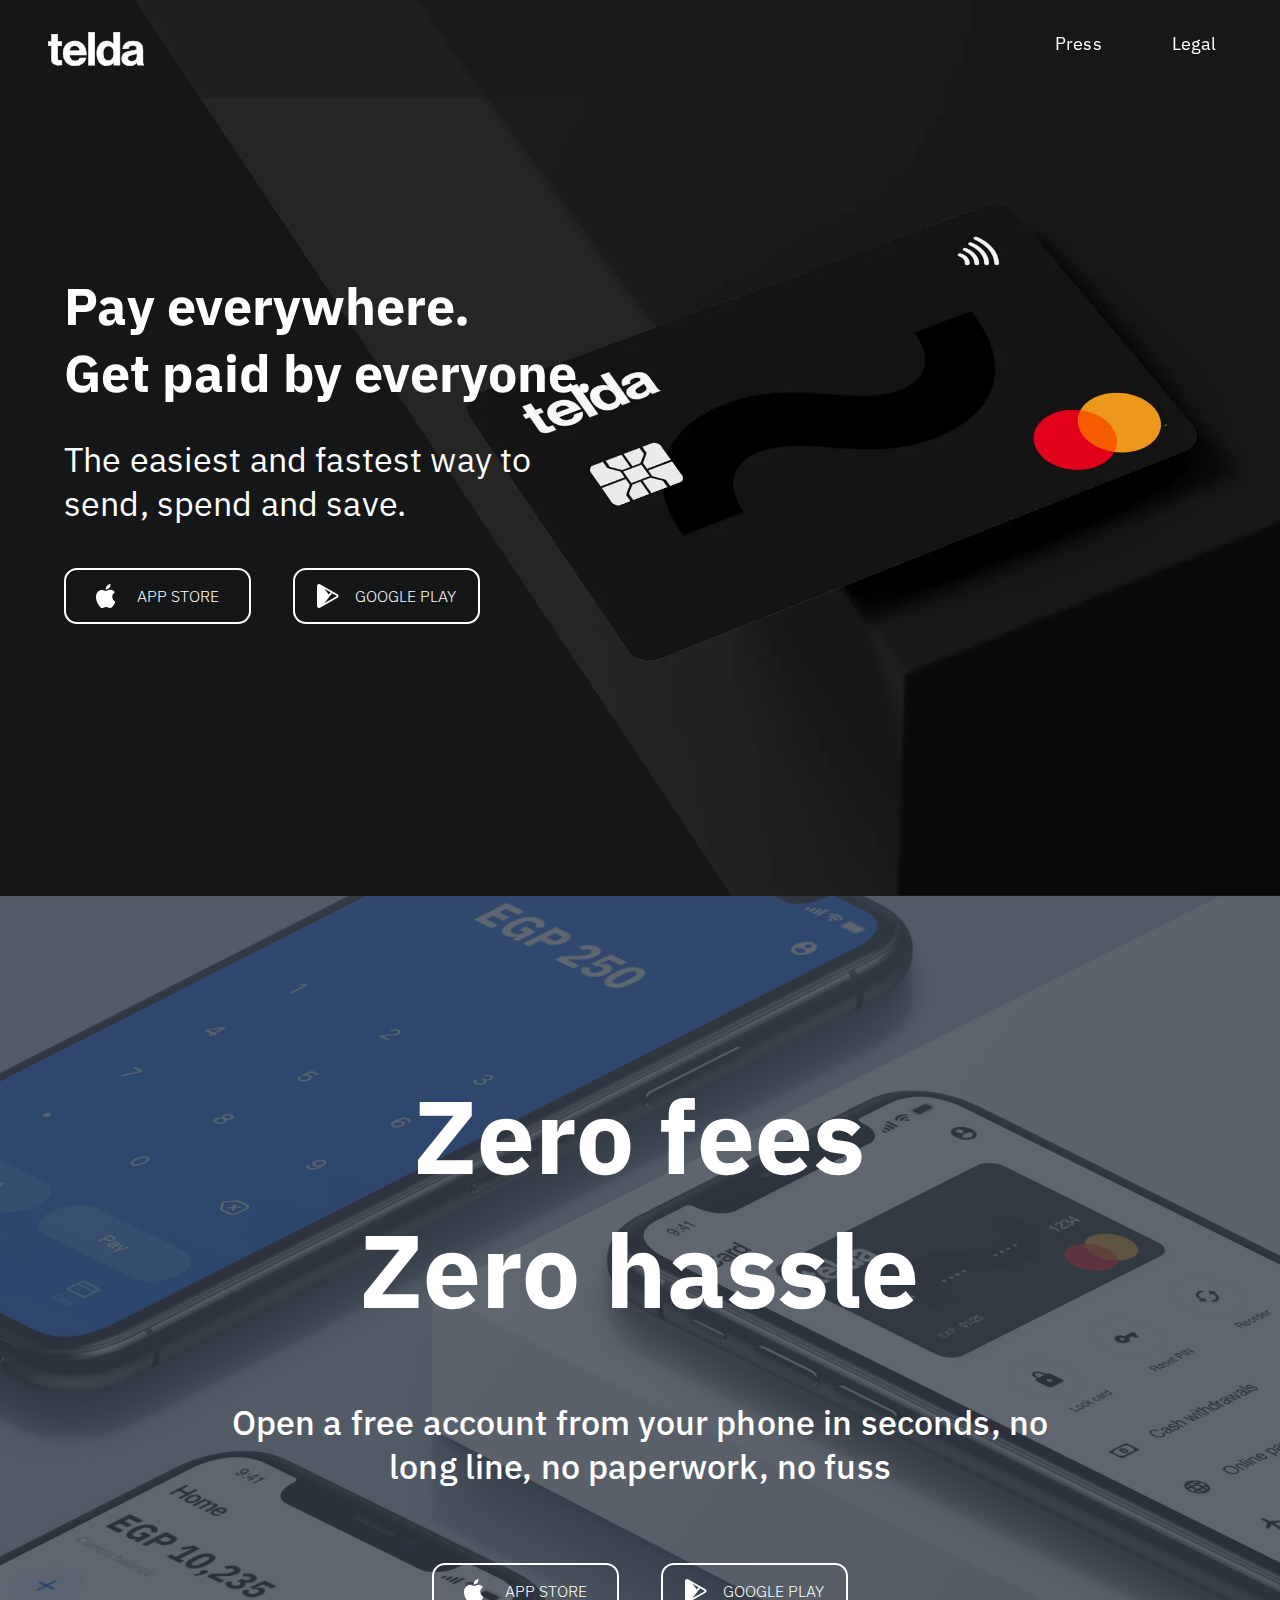
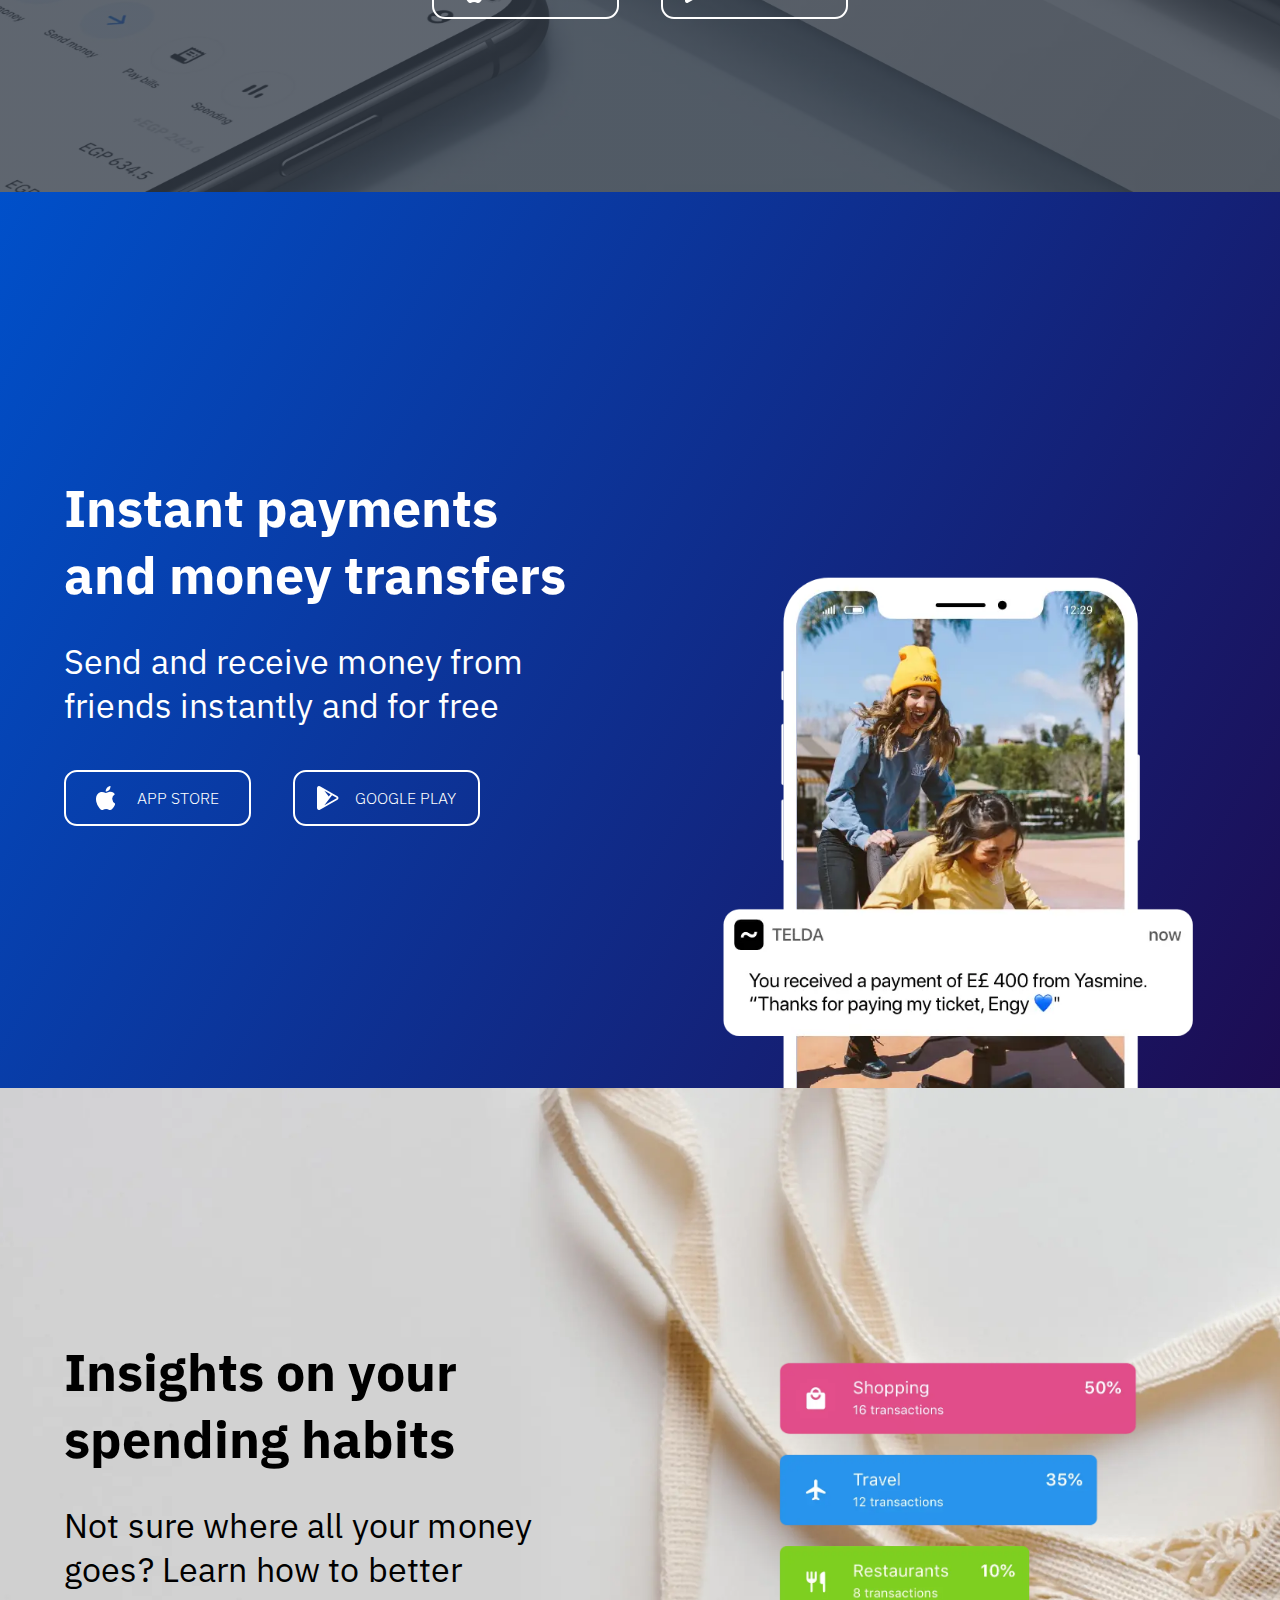
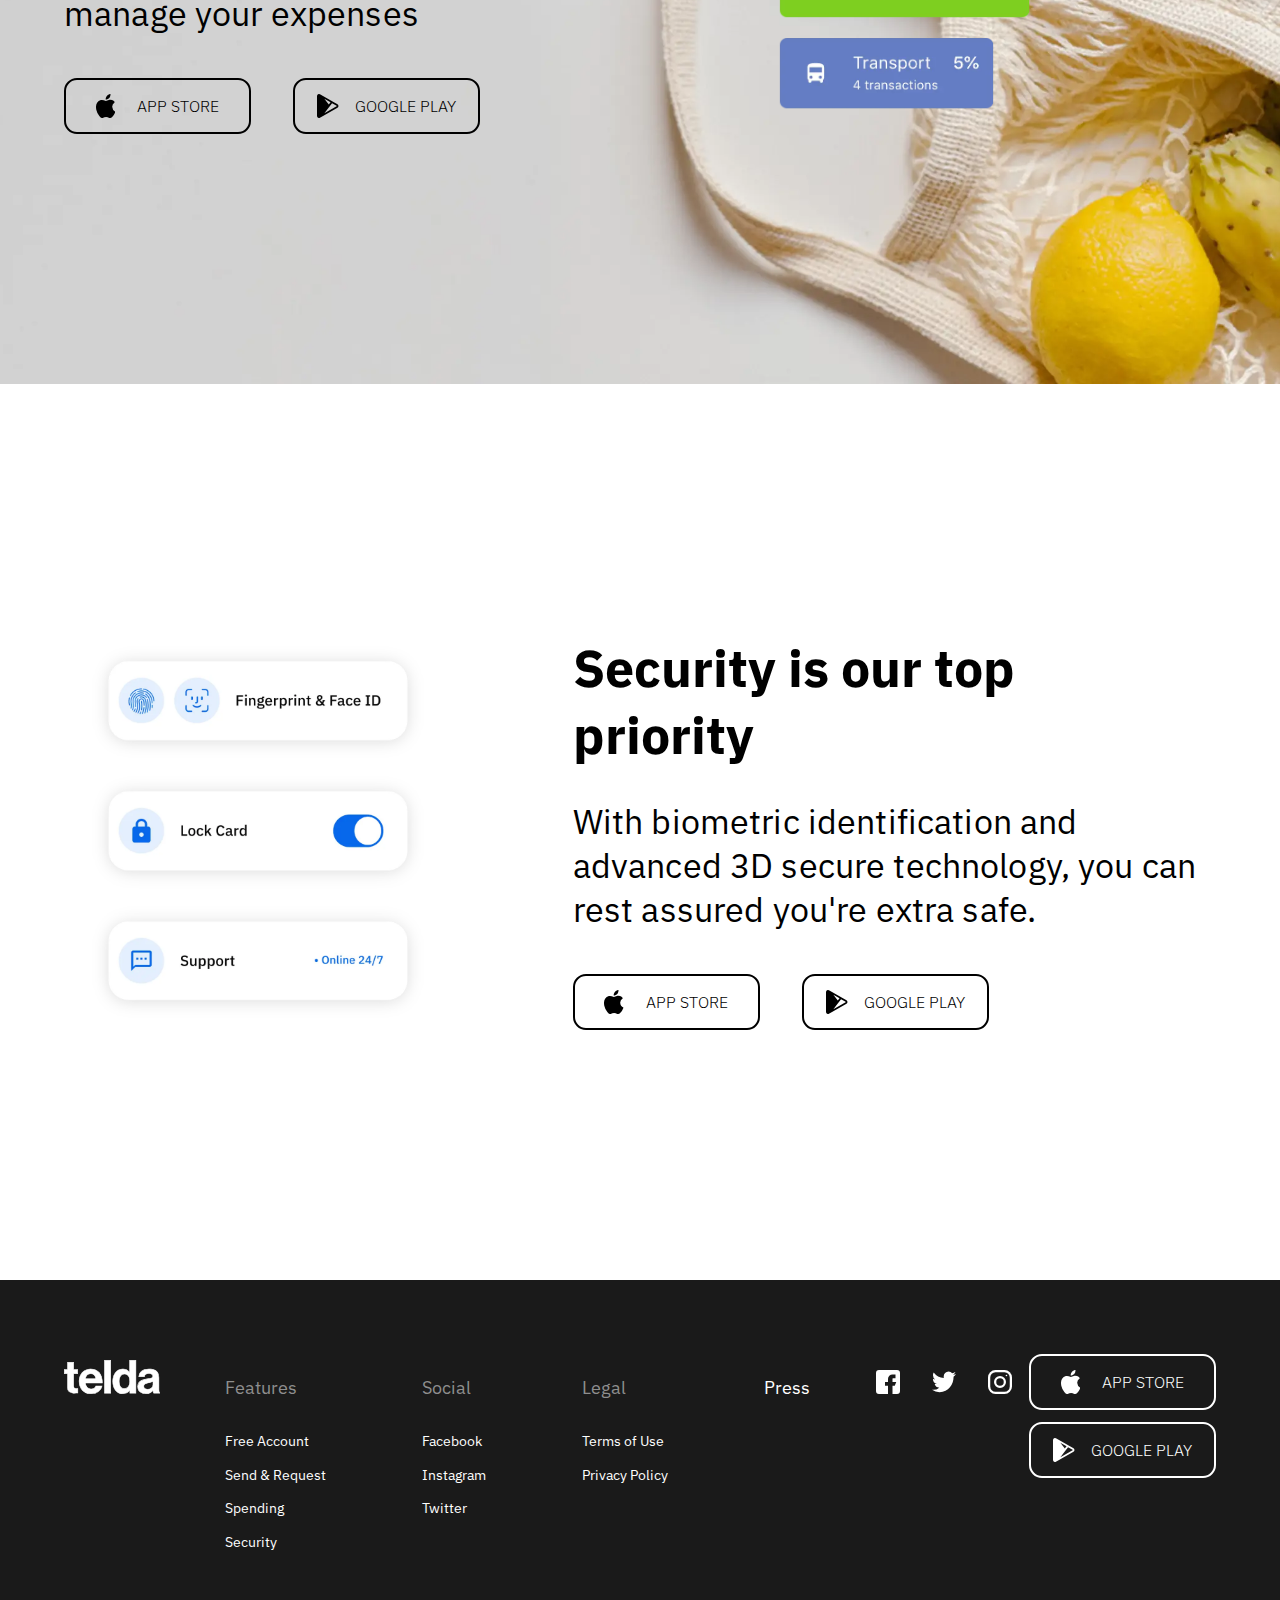
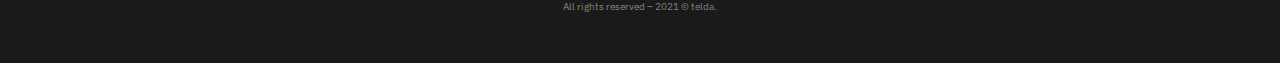
<file: index!.html>
<html lang="en" style="--mask-size: 945.1179820530344px;"><head>
		<title>Telda - Pay everywhere. Get paid by everyone.</title>
		<meta name="description" property="og:description" content="Send, spend and save. Open a free account from your phone in seconds and get your free Mastercard®. Send and request money for free.">
		<meta charset="UTF-8">
		<meta name="viewport" content="width=device-width, initial-scale=1.0,viewport-fit=cover">
		<meta name="og:url" content="https://telda.app">
		<meta name="og:type" content="product/">
		<meta name="og:image" content="">
		<meta name="google-site-verification" content="ltoo0L4MdC_qBbw1lPYSAB4-ijG5qeXfRTr1W3cVltI">
		<link rel="preconnect" href="https://fonts.gstatic.com">
		<link rel="shortcut icon" href="https://telda.app/favicon.ico">
		<link href="main.css" rel="stylesheet">
		<link href="https://fonts.googleapis.com/css2?family=IBM+Plex+Sans:wght@300;400;500;600;700&amp;display=swap" rel="stylesheet">
		<style>
			body {
				margin: 0;
			}

			@keyframes fade {
				0%, 100% {
					opacity: .2;
				}
				50% {
					opacity: 1;
				}
			}

			.loader {
				display: flex;
				transition: opacity ease-in-out 1.4s;
				z-index: 50;
				width: 100%;
				top: 0;
				position: fixed;
				height: 100%;
				background: rgba(6, 6, 6, 1);
				justify-content: center;
				align-items: center;
			}
			.loader svg {
				display: block;
				vertical-align: middle;
				align-self: center;
				justify-self: center;
				opacity: 0;
				animation: fade 1s infinite 1s;
			}
		</style>
	<script type="text/javascript" async="" src="https://www.google-analytics.com/analytics.js"></script><script type="text/javascript" async="" src="https://www.googleadservices.com/pagead/conversion_async.js"></script><script type="text/javascript" async="" src="https://www.googletagmanager.com/gtag/js?id=AW-452079240&amp;l=dataLayer&amp;cx=c"></script><script async="" src="https://www.googletagmanager.com/gtag/js?id=AW-452079240"></script><script>
        window.dataLayer = window.dataLayer || [];
        function gtag(){dataLayer.push(arguments);}
        gtag('js', new Date());
        gtag('config', 'AW-452079240');
	</script><script async="" src="https://www.googletagmanager.com/gtag/js?id=UA-188179642-1"></script><script>
        window.dataLayer = window.dataLayer || [];
        function gtag(){dataLayer.push(arguments);}
        gtag('js', new Date());
        gtag('config', 'UA-188179642-1');
	</script><script src="https://googleads.g.doubleclick.net/pagead/viewthroughconversion/452079240/?random=1629393888025&amp;cv=9&amp;fst=1629393888025&amp;num=1&amp;bg=ffffff&amp;guid=ON&amp;resp=GooglemKTybQhCsO&amp;u_h=768&amp;u_w=1366&amp;u_ah=661&amp;u_aw=1366&amp;u_cd=24&amp;u_his=2&amp;u_tz=330&amp;u_java=false&amp;u_nplug=1&amp;u_nmime=3&amp;gtm=2oa8i0&amp;sendb=1&amp;ig=1&amp;data=event%3Dgtag.config&amp;frm=0&amp;url=https%3A%2F%2Ftelda.app%2F&amp;tiba=Telda%20-%20Pay%20everywhere.%20Get%20paid%20by%20everyone.&amp;hn=www.googleadservices.com&amp;async=1&amp;rfmt=3&amp;fmt=4"></script></head>
	<!-- Global site tag (gtag.js) - Google Analytics -->
	
	
	<!-- Global site tag (gtag.js) - Google Analytics -->
	
	
	<body class="hide-menu webp">
		
		<main>
			<header style="z-index: 4">
				<a href="#">
					<svg id="home-link" class="telda-logo" xmlns="http://www.w3.org/2000/svg" viewBox="0 0 164.954 58.564">
						<defs>
							<style>
								.cls-1 {fill:white}
							</style>
						</defs>
						<g transform="translate(0 3.313)">
							<path d="M8.61 29.068v-7.1h5.606V9.334h10.5v12.629h6.946v7.1H24.72v21.481q0 4.029 4.026 4.026l3.155-.081v7.9c-1.632.1-3.868.158-6.712.158a13.1 13.1 0 0 1-7.813-2.255q-3.16-2.248-3.16-7.459V29.068z" class="cls-1" transform="translate(-8.146 -8.865)"></path>
							<path d="M25.556 63.381a13.639 13.639 0 0 1-8.086-2.336c-2.221-1.585-3.351-4.222-3.351-7.842v-23.3H8.513V21.87h5.606V9.236h11.432V21.87H32.5v8.038h-6.949v21.007c0 2.427 1.13 3.557 3.562 3.557l3.624-.086v8.809l-.44.029c-1.647.105-3.916.158-6.741.158M9.447 28.974h5.606V53.2c0 3.3 1 5.683 2.959 7.081a12.725 12.725 0 0 0 7.545 2.164c2.561 0 4.658-.043 6.248-.129v-6.973l-2.681.062c-2.949 0-4.5-1.551-4.5-4.491v-21.94h6.946V22.8h-6.952V10.17h-9.565V22.8H9.447z" class="cls-1" transform="translate(-8.513 -9.236)"></path>
						</g>
						<path d="M34.938 54.531q-9.795 0-15.4-6.037t-5.602-15.435a21.651 21.651 0 0 1 5.606-15.2 18.632 18.632 0 0 1 14.367-6.118q9.551 0 14.764 6.635t5.213 17.761h-29.37a12.642 12.642 0 0 0 3.236 7.463 9.529 9.529 0 0 0 7.1 2.643q5.924 0 7.818-4.974h10.58a15.909 15.909 0 0 1-6 9.474q-4.811 3.792-12.313 3.787m-.871-34.5q-7.813 0-9.393 8.684h18a9.424 9.424 0 0 0-2.6-6.276 8.073 8.073 0 0 0-6-2.408" class="cls-1" transform="translate(12.026 3.563)"></path>
						<path d="M35.306 55.367c-6.631 0-11.925-2.083-15.736-6.19s-5.73-9.393-5.73-15.75a22.2 22.2 0 0 1 5.726-15.516 19.137 19.137 0 0 1 14.712-6.267c6.492 0 11.581 2.288 15.133 6.808 3.524 4.486 5.309 10.561 5.309 18.053v.469H25.424a11.907 11.907 0 0 0 3.03 6.664 9.1 9.1 0 0 0 6.769 2.5c3.768 0 6.185-1.527 7.382-4.672l.115-.3h11.472l-.115.565a16.414 16.414 0 0 1-6.166 9.742c-3.284 2.585-7.521 3.892-12.605 3.892m-1.029-42.79a18.241 18.241 0 0 0-14.022 5.965 21.293 21.293 0 0 0-5.482 14.884c0 6.113 1.843 11.2 5.482 15.114s8.689 5.893 15.052 5.893c4.869 0 8.914-1.24 12.026-3.691a15.556 15.556 0 0 0 5.705-8.64h-9.68c-1.379 3.3-4.112 4.974-8.134 4.974a10 10 0 0 1-7.435-2.781 13.139 13.139 0 0 1-3.37-7.727l-.067-.527h29.433c-.072-7.066-1.79-12.787-5.113-17.01-3.361-4.285-8.206-6.453-14.4-6.453m9.268 16.973H24.481l.1-.551c1.1-6.013 4.409-9.067 9.852-9.067a8.547 8.547 0 0 1 6.334 2.552 9.9 9.9 0 0 1 2.738 6.573zm-17.934-.934h16.929a8.855 8.855 0 0 0-2.435-5.481 7.647 7.647 0 0 0-5.668-2.269c-4.83 0-7.722 2.537-8.828 7.751" class="cls-1" transform="translate(11.658 3.196)"></path>
						<path d="M0 0H10.737V56.448H0z" class="cls-1" transform="translate(69.542 .464)"></path>
						<path d="M34.609 65.925H22.942V8.544h11.667zm-10.733-.934h9.8V9.478h-9.8z" class="cls-1" transform="translate(46.135 -8.544)"></path>
						<path d="M43.155 66.271a15.225 15.225 0 0 1-12.395-5.8q-4.74-5.8-4.74-15.592 0-9.472 4.859-15.434a15.335 15.335 0 0 1 12.433-5.96q7.576 0 11.447 6h.235V8.641h10.738v56.448h-10.34V59.8h-.158q-3.95 6.477-12.079 6.473m2.37-9a8.546 8.546 0 0 0 7.219-3.236q2.492-3.231 2.489-8.919 0-12.947-9.4-12.95a7.458 7.458 0 0 0-6.631 3.476q-2.291 3.476-2.288 9.235 0 5.924 2.25 9.158a7.287 7.287 0 0 0 6.358 3.236" class="cls-1" transform="translate(57.796 -8.177)"></path>
						<path d="M43.522 67.108a15.75 15.75 0 0 1-12.758-5.975c-3.212-3.935-4.84-9.283-4.84-15.889 0-6.4 1.666-11.686 4.96-15.727a15.84 15.84 0 0 1 12.8-6.133A13.234 13.234 0 0 1 54.9 28.7V8.544h11.669v57.381H55.29v-4.452c-2.71 3.739-6.664 5.635-11.767 5.635m.158-42.79a14.953 14.953 0 0 0-12.074 5.788c-3.15 3.868-4.749 8.962-4.749 15.138 0 6.386 1.556 11.533 4.629 15.3a14.857 14.857 0 0 0 12.035 5.63c5.295 0 9.115-2.044 11.681-6.252l.134-.22h.886v5.29h9.412V9.473h-9.8v20.844h-.957l-.139-.211a12.355 12.355 0 0 0-11.059-5.788m2.212 33.789a7.77 7.77 0 0 1-6.741-3.437c-1.546-2.226-2.331-5.4-2.331-9.426a17.084 17.084 0 0 1 2.365-9.493 7.929 7.929 0 0 1 7.015-3.682c6.544 0 9.862 4.514 9.862 13.414 0 3.878-.867 6.975-2.58 9.206a9.034 9.034 0 0 1-7.593 3.418M46.2 33a6.95 6.95 0 0 0-6.238 3.265 16.157 16.157 0 0 0-2.212 8.976c0 3.835.728 6.827 2.164 8.895a6.805 6.805 0 0 0 5.975 3.035 8.05 8.05 0 0 0 6.851-3.054c1.585-2.063 2.389-4.969 2.389-8.636 0-8.4-2.92-12.481-8.928-12.481" class="cls-1" transform="translate(57.429 -8.544)"></path>
						<path d="M62.443 53.284q-.79-1.027-1.259-4.5h-.158A12 12 0 0 1 56.6 52.81a16.244 16.244 0 0 1-7.5 1.422q-6.391 0-10.259-3.236t-3.868-9.158q0-6.161 4.261-9.039t12-3.988a38.26 38.26 0 0 0 7.736-1.618 2.98 2.98 0 0 0 2.054-2.963 4.159 4.159 0 0 0-1.738-3.509 8.313 8.313 0 0 0-5.055-1.307q-7.339 0-7.813 5.687h-9.554a12.8 12.8 0 0 1 4.658-9.556q4.424-3.784 12.792-3.787 17.055 0 17.053 14.922v20.6q0 4.574 1.422 5.606v.393zM51.71 46.73a10.107 10.107 0 0 0 6.985-2.288 7.074 7.074 0 0 0 2.566-5.448v-6.08q-1.738 1.027-7.5 2.37a19.725 19.725 0 0 0-6.477 2.331 4.5 4.5 0 0 0-1.9 3.983q0 5.134 6.319 5.132" class="cls-1" transform="translate(91.701 3.628)"></path>
						<path d="M49.472 55.067c-4.357 0-7.909-1.125-10.561-3.346-2.676-2.236-4.036-5.438-4.036-9.513 0-4.251 1.5-7.42 4.471-9.426 2.887-1.953 6.99-3.318 12.193-4.064a37.39 37.39 0 0 0 7.626-1.589 2.521 2.521 0 0 0 1.763-2.529 3.686 3.686 0 0 0-1.551-3.136 7.91 7.91 0 0 0-4.777-1.211c-4.649 0-7.057 1.719-7.349 5.257l-.038.426H36.752l.019-.484a13.3 13.3 0 0 1 4.821-9.891c3.021-2.59 7.425-3.9 13.093-3.9 11.624 0 17.517 5.18 17.517 15.391v20.6c0 3.586.67 4.821 1.23 5.228l.191.139v1.1H62.584l-.139-.182a9.111 9.111 0 0 1-1.211-3.763 12.365 12.365 0 0 1-4.041 3.413 16.753 16.753 0 0 1-7.722 1.475M54.6 19.32a8.789 8.789 0 0 1 5.333 1.4 4.62 4.62 0 0 1 1.928 3.88 3.451 3.451 0 0 1-2.346 3.394 37.492 37.492 0 0 1-7.846 1.647c-5.06.728-9.034 2.044-11.8 3.911-2.734 1.848-4.06 4.677-4.06 8.656 0 3.782 1.245 6.745 3.7 8.8 2.48 2.078 5.831 3.126 9.963 3.126a15.908 15.908 0 0 0 7.282-1.364 11.613 11.613 0 0 0 4.255-3.87l.134-.211h.819l.053.407a11.916 11.916 0 0 0 1.048 4.1h9.355c-.771-.972-1.149-2.8-1.149-5.534v-20.6c0-9.728-5.424-14.458-16.583-14.458-5.438 0-9.642 1.24-12.485 3.677A12.368 12.368 0 0 0 37.733 25h8.636c.5-3.772 3.265-5.683 8.234-5.683M52.081 47.57c-5.606 0-6.784-3.045-6.784-5.6a4.966 4.966 0 0 1 2.1-4.376 20.017 20.017 0 0 1 6.635-2.4 31.448 31.448 0 0 0 7.363-2.317l.709-.417v6.9a7.558 7.558 0 0 1-2.724 5.8 10.6 10.6 0 0 1-7.3 2.408m9.086-13.52a41.444 41.444 0 0 1-6.927 2.059 19.4 19.4 0 0 0-6.315 2.26 4.036 4.036 0 0 0-1.695 3.6c0 3.136 1.915 4.663 5.85 4.663a9.7 9.7 0 0 0 6.674-2.173 6.559 6.559 0 0 0 2.413-5.1z" class="cls-1" transform="translate(91.33 3.257)"></path>
					</svg>
				</a>
				<nav class="col-start-2 col-end-auto row-start-1 row-end-auto xl:block hidden">
					<ul class="flex justify-between">
						<li><a href="https://telda.app/press/">Press</a></li>
						<li><a href="https://telda.app/legal/">Legal</a></li>
					</ul>
				</nav>
				<a href="#" id="menu-link" class="xl:hidden col-start-2 col-end-auto row-start-1 row-end-auto justify-self-end">
					<svg class="menu-bar-top" width="30" height="17" viewBox="0 0 31 17" fill="none" xmlns="http://www.w3.org/2000/svg">
						<rect y="7" width="30" height="3" fill="white"></rect>
					</svg>
					<svg class="menu-bar-bottom" width="30" height="17" viewBox="0 0 31 17" fill="none" xmlns="http://www.w3.org/2000/svg">
						<rect y="7" width="30" height="3" fill="white"></rect>
					</svg>
				</a>
			</header>
			<article class="landing">
				<section class="full-section">
					<div class="pay-everywhere twin-left twin-top twin-text" style="justify-self: start">
						<h1>Pay everywhere.<br>Get paid by everyone.</h1>
						<h2>The easiest and fastest way to<br>send, spend and save.</h2>
						<div class="apps justify-self-center xl:justify-self-start grid">
							<a href="https://apps.apple.com/us/app/telda/id1519608437" class="appstore">
								<svg xmlns="http://www.w3.org/2000/svg" viewBox="0 0 25.935 32">
									<path fill="currentColor" d="M29.316 23.5c-.086.243-.17.5-.266.761a19.718 19.718 0 0 1-3.465 5.813 7.5 7.5 0 0 1-.952.936 3.756 3.756 0 0 1-2.339.944 4.69 4.69 0 0 1-1.938-.353c-.45-.184-.893-.389-1.35-.555a6.038 6.038 0 0 0-4.413.109c-.526.208-1.044.438-1.58.618a3.775 3.775 0 0 1-1.92.169 3.736 3.736 0 0 1-1.537-.717 8.671 8.671 0 0 1-1.514-1.5 20.46 20.46 0 0 1-4.279-8.885 16.155 16.155 0 0 1-.355-4.316 10.227 10.227 0 0 1 1.441-4.904A7.783 7.783 0 0 1 9.843 8a6.356 6.356 0 0 1 3.824.3q.984.377 1.972.746a2.479 2.479 0 0 0 1.817 0q1.008-.385 2.019-.762a8.1 8.1 0 0 1 2.125-.528 8 8 0 0 1 3.211.4A7.035 7.035 0 0 1 28.4 10.8l.069.1a7.068 7.068 0 0 0-3.4 6.558 6.963 6.963 0 0 0 4.247 6.042zM16.476 7.4a4.886 4.886 0 0 0 1.95-.361 7.1 7.1 0 0 0 4.3-6.456C22.72.4 22.707.215 22.7 0c-.293.044-.561.065-.817.129a7.141 7.141 0 0 0-4.737 3.553 6.122 6.122 0 0 0-.854 3.549c.008.136.056.169.184.169z" transform="translate(-3.382)"></path>
								</svg>App store</a>
							<a href="https://play.google.com/store/apps/details?id=io.telda.app" class="googleplay">
								<svg xmlns="http://www.w3.org/2000/svg" width="1.79rem" height="2rem" viewBox="0 0 28.647 32">
									<path fill="currentColor" d="M38.323 13.719L14.927.345A2.622 2.622 0 0 0 13.626 0H13.6c-.06 0-.121 0-.181.008l-.081.008q-.07.008-.14.02l-.051.007A2.623 2.623 0 0 0 11 2.627v26.746a2.623 2.623 0 0 0 2.148 2.581l.046.006q.075.013.151.021l.076.007c.059 0 .118.007.178.008h.03a2.622 2.622 0 0 0 1.3-.345l23.4-13.374A2.626 2.626 0 0 0 39.646 16a2.626 2.626 0 0 0-1.323-2.281zm-9.252-2.656l-2.326 3.052-5.919-7.765zm8.118 5.237l-16.363 9.35 10.245-13.441 6.117 3.5a.34.34 0 0 1 0 .591z" transform="translate(-10.998)"></path>
								</svg>Google Play</a>
						</div>
					</div>
				</section>
			</article>
			<article class="zero-fees" id="telda-free-account">
				<section class="full-section">
					<div class="twin-bottom zero-fees-text">
						<h1>Zero fees<br>Zero hassle</h1>
						<p> Open a free account from your phone in seconds, no long line, no paperwork, no fuss</p>
						<div class="justify-self-center apps grid">
							<a href="https://apps.apple.com/us/app/telda/id1519608437" class="appstore">
								<svg xmlns="http://www.w3.org/2000/svg" viewBox="0 0 25.935 32">
									<path fill="currentColor" d="M29.316 23.5c-.086.243-.17.5-.266.761a19.718 19.718 0 0 1-3.465 5.813 7.5 7.5 0 0 1-.952.936 3.756 3.756 0 0 1-2.339.944 4.69 4.69 0 0 1-1.938-.353c-.45-.184-.893-.389-1.35-.555a6.038 6.038 0 0 0-4.413.109c-.526.208-1.044.438-1.58.618a3.775 3.775 0 0 1-1.92.169 3.736 3.736 0 0 1-1.537-.717 8.671 8.671 0 0 1-1.514-1.5 20.46 20.46 0 0 1-4.279-8.885 16.155 16.155 0 0 1-.355-4.316 10.227 10.227 0 0 1 1.441-4.904A7.783 7.783 0 0 1 9.843 8a6.356 6.356 0 0 1 3.824.3q.984.377 1.972.746a2.479 2.479 0 0 0 1.817 0q1.008-.385 2.019-.762a8.1 8.1 0 0 1 2.125-.528 8 8 0 0 1 3.211.4A7.035 7.035 0 0 1 28.4 10.8l.069.1a7.068 7.068 0 0 0-3.4 6.558 6.963 6.963 0 0 0 4.247 6.042zM16.476 7.4a4.886 4.886 0 0 0 1.95-.361 7.1 7.1 0 0 0 4.3-6.456C22.72.4 22.707.215 22.7 0c-.293.044-.561.065-.817.129a7.141 7.141 0 0 0-4.737 3.553 6.122 6.122 0 0 0-.854 3.549c.008.136.056.169.184.169z" transform="translate(-3.382)"></path>
								</svg>App store</a>
							<a href="https://play.google.com/store/apps/details?id=io.telda.app" class="googleplay">
								<svg xmlns="http://www.w3.org/2000/svg" width="1.79rem" height="2rem" viewBox="0 0 28.647 32">
									<path fill="currentColor" d="M38.323 13.719L14.927.345A2.622 2.622 0 0 0 13.626 0H13.6c-.06 0-.121 0-.181.008l-.081.008q-.07.008-.14.02l-.051.007A2.623 2.623 0 0 0 11 2.627v26.746a2.623 2.623 0 0 0 2.148 2.581l.046.006q.075.013.151.021l.076.007c.059 0 .118.007.178.008h.03a2.622 2.622 0 0 0 1.3-.345l23.4-13.374A2.626 2.626 0 0 0 39.646 16a2.626 2.626 0 0 0-1.323-2.281zm-9.252-2.656l-2.326 3.052-5.919-7.765zm8.118 5.237l-16.363 9.35 10.245-13.441 6.117 3.5a.34.34 0 0 1 0 .591z" transform="translate(-10.998)"></path>
								</svg>Google Play</a>
						</div>
					</div>
				</section>
			</article>
			<article class="payments" id="telda-send-request">
				<section class="twin-section">
					<div class="twin-left twin-top twin-text" style="padding-top: 20px">
						<h1>Instant payments<br>and money transfers</h1>
						<h2>Send and receive money from friends instantly and for free</h2>
						<div class="apps xl:justify-self-start hidden xl:grid">
							<a href="https://apps.apple.com/us/app/telda/id1519608437" class="appstore">
								<svg xmlns="http://www.w3.org/2000/svg" viewBox="0 0 25.935 32">
									<path fill="currentColor" d="M29.316 23.5c-.086.243-.17.5-.266.761a19.718 19.718 0 0 1-3.465 5.813 7.5 7.5 0 0 1-.952.936 3.756 3.756 0 0 1-2.339.944 4.69 4.69 0 0 1-1.938-.353c-.45-.184-.893-.389-1.35-.555a6.038 6.038 0 0 0-4.413.109c-.526.208-1.044.438-1.58.618a3.775 3.775 0 0 1-1.92.169 3.736 3.736 0 0 1-1.537-.717 8.671 8.671 0 0 1-1.514-1.5 20.46 20.46 0 0 1-4.279-8.885 16.155 16.155 0 0 1-.355-4.316 10.227 10.227 0 0 1 1.441-4.904A7.783 7.783 0 0 1 9.843 8a6.356 6.356 0 0 1 3.824.3q.984.377 1.972.746a2.479 2.479 0 0 0 1.817 0q1.008-.385 2.019-.762a8.1 8.1 0 0 1 2.125-.528 8 8 0 0 1 3.211.4A7.035 7.035 0 0 1 28.4 10.8l.069.1a7.068 7.068 0 0 0-3.4 6.558 6.963 6.963 0 0 0 4.247 6.042zM16.476 7.4a4.886 4.886 0 0 0 1.95-.361 7.1 7.1 0 0 0 4.3-6.456C22.72.4 22.707.215 22.7 0c-.293.044-.561.065-.817.129a7.141 7.141 0 0 0-4.737 3.553 6.122 6.122 0 0 0-.854 3.549c.008.136.056.169.184.169z" transform="translate(-3.382)"></path>
								</svg>App store</a>
							<a href="https://play.google.com/store/apps/details?id=io.telda.app" class="googleplay">
								<svg xmlns="http://www.w3.org/2000/svg" width="1.79rem" height="2rem" viewBox="0 0 28.647 32">
									<path fill="currentColor" d="M38.323 13.719L14.927.345A2.622 2.622 0 0 0 13.626 0H13.6c-.06 0-.121 0-.181.008l-.081.008q-.07.008-.14.02l-.051.007A2.623 2.623 0 0 0 11 2.627v26.746a2.623 2.623 0 0 0 2.148 2.581l.046.006q.075.013.151.021l.076.007c.059 0 .118.007.178.008h.03a2.622 2.622 0 0 0 1.3-.345l23.4-13.374A2.626 2.626 0 0 0 39.646 16a2.626 2.626 0 0 0-1.323-2.281zm-9.252-2.656l-2.326 3.052-5.919-7.765zm8.118 5.237l-16.363 9.35 10.245-13.441 6.117 3.5a.34.34 0 0 1 0 .591z" transform="translate(-10.998)"></path>
								</svg>Google Play</a>
						</div>
						<picture class="xl:hidden justify-self-center">
							<source srcset="p2p.webp" type="image/webp">
							<source srcset="p2p.png" type="image/png">
							<img alt="Telda P2P" width="120%" class="justify-self-end self-center" src="p2p.png">
						</picture>
					</div>
					<div class="twin-right twin-bottom hidden xl:block" style="align-self: end">
						<picture>
							<source srcset="p2p.webp" type="image/webp">
							<source srcset="p2p.png" type="image/png">
							<img alt="Telda P2P" class="justify-self-end self-center" src="p2p.png">
						</picture>
					</div>
				</section>
			</article>
			<article class="spending" id="telda-spending">
				<section class="twin-section two-third-section">
					<div class="twin-left twin-top twin-text">
						<h1>Insights on your<br>spending habits</h1>
						<h2>Not sure where all your money goes? Learn how to better manage your expenses</h2>
						<div class="apps justify-self-center xl:justify-self-start hidden xl:grid">
							<a href="https://apps.apple.com/us/app/telda/id1519608437" class="appstore">
								<svg xmlns="http://www.w3.org/2000/svg" viewBox="0 0 25.935 32">
									<path fill="currentColor" d="M29.316 23.5c-.086.243-.17.5-.266.761a19.718 19.718 0 0 1-3.465 5.813 7.5 7.5 0 0 1-.952.936 3.756 3.756 0 0 1-2.339.944 4.69 4.69 0 0 1-1.938-.353c-.45-.184-.893-.389-1.35-.555a6.038 6.038 0 0 0-4.413.109c-.526.208-1.044.438-1.58.618a3.775 3.775 0 0 1-1.92.169 3.736 3.736 0 0 1-1.537-.717 8.671 8.671 0 0 1-1.514-1.5 20.46 20.46 0 0 1-4.279-8.885 16.155 16.155 0 0 1-.355-4.316 10.227 10.227 0 0 1 1.441-4.904A7.783 7.783 0 0 1 9.843 8a6.356 6.356 0 0 1 3.824.3q.984.377 1.972.746a2.479 2.479 0 0 0 1.817 0q1.008-.385 2.019-.762a8.1 8.1 0 0 1 2.125-.528 8 8 0 0 1 3.211.4A7.035 7.035 0 0 1 28.4 10.8l.069.1a7.068 7.068 0 0 0-3.4 6.558 6.963 6.963 0 0 0 4.247 6.042zM16.476 7.4a4.886 4.886 0 0 0 1.95-.361 7.1 7.1 0 0 0 4.3-6.456C22.72.4 22.707.215 22.7 0c-.293.044-.561.065-.817.129a7.141 7.141 0 0 0-4.737 3.553 6.122 6.122 0 0 0-.854 3.549c.008.136.056.169.184.169z" transform="translate(-3.382)"></path>
								</svg>App store</a>
							<a href="https://play.google.com/store/apps/details?id=io.telda.app" class="googleplay">
								<svg xmlns="http://www.w3.org/2000/svg" width="1.79rem" height="2rem" viewBox="0 0 28.647 32">
									<path fill="currentColor" d="M38.323 13.719L14.927.345A2.622 2.622 0 0 0 13.626 0H13.6c-.06 0-.121 0-.181.008l-.081.008q-.07.008-.14.02l-.051.007A2.623 2.623 0 0 0 11 2.627v26.746a2.623 2.623 0 0 0 2.148 2.581l.046.006q.075.013.151.021l.076.007c.059 0 .118.007.178.008h.03a2.622 2.622 0 0 0 1.3-.345l23.4-13.374A2.626 2.626 0 0 0 39.646 16a2.626 2.626 0 0 0-1.323-2.281zm-9.252-2.656l-2.326 3.052-5.919-7.765zm8.118 5.237l-16.363 9.35 10.245-13.441 6.117 3.5a.34.34 0 0 1 0 .591z" transform="translate(-10.998)"></path>
								</svg>Google Play</a>
						</div>
					</div>
					<div class="twin-right twin-bottom">
						<picture>
							<source srcset="spending_items@2x.webp" type="image/webp">
							<source srcset="spending_items@2x.png" type="image/png">
							<img width="400px" style="margin: 0 auto; max-width: 90%" alt="Telda Spending" class="justify-self-end self-center" src="spending_items@2x.png">
						</picture>
					</div>
				</section>
			</article>
			<article class="security" id="telda-security">
				<section class="twin-section two-third-section">
					<div class="hidden col-span-2 twin-left xl:block">
						<picture>
							<source srcset="security@2x.webp" type="image/webp">
							<source srcset="security@2x.png" type="image/png">
							<img width="500px" style="margin: 0 auto; max-width:90%" alt="Telda Spending" class="justify-self-end self-center" src="security@2x.png">
						</picture>
					</div>
					<div class="twin-right xl:col-span-3 twin-top twin-text">
						<h1>Security is our top<br>priority</h1>
						<h2>With biometric identification and advanced 3D secure technology, you can rest assured you're extra safe.</h2>
						<div class="apps justify-self-center xl:justify-self-start hidden xl:grid">
							<a href="https://apps.apple.com/us/app/telda/id1519608437" class="appstore">
								<svg xmlns="http://www.w3.org/2000/svg" viewBox="0 0 25.935 32">
									<path fill="currentColor" d="M29.316 23.5c-.086.243-.17.5-.266.761a19.718 19.718 0 0 1-3.465 5.813 7.5 7.5 0 0 1-.952.936 3.756 3.756 0 0 1-2.339.944 4.69 4.69 0 0 1-1.938-.353c-.45-.184-.893-.389-1.35-.555a6.038 6.038 0 0 0-4.413.109c-.526.208-1.044.438-1.58.618a3.775 3.775 0 0 1-1.92.169 3.736 3.736 0 0 1-1.537-.717 8.671 8.671 0 0 1-1.514-1.5 20.46 20.46 0 0 1-4.279-8.885 16.155 16.155 0 0 1-.355-4.316 10.227 10.227 0 0 1 1.441-4.904A7.783 7.783 0 0 1 9.843 8a6.356 6.356 0 0 1 3.824.3q.984.377 1.972.746a2.479 2.479 0 0 0 1.817 0q1.008-.385 2.019-.762a8.1 8.1 0 0 1 2.125-.528 8 8 0 0 1 3.211.4A7.035 7.035 0 0 1 28.4 10.8l.069.1a7.068 7.068 0 0 0-3.4 6.558 6.963 6.963 0 0 0 4.247 6.042zM16.476 7.4a4.886 4.886 0 0 0 1.95-.361 7.1 7.1 0 0 0 4.3-6.456C22.72.4 22.707.215 22.7 0c-.293.044-.561.065-.817.129a7.141 7.141 0 0 0-4.737 3.553 6.122 6.122 0 0 0-.854 3.549c.008.136.056.169.184.169z" transform="translate(-3.382)"></path>
								</svg>App store</a>
							<a href="https://play.google.com/store/apps/details?id=io.telda.app" class="googleplay">
								<svg xmlns="http://www.w3.org/2000/svg" width="1.79rem" height="2rem" viewBox="0 0 28.647 32">
									<path fill="currentColor" d="M38.323 13.719L14.927.345A2.622 2.622 0 0 0 13.626 0H13.6c-.06 0-.121 0-.181.008l-.081.008q-.07.008-.14.02l-.051.007A2.623 2.623 0 0 0 11 2.627v26.746a2.623 2.623 0 0 0 2.148 2.581l.046.006q.075.013.151.021l.076.007c.059 0 .118.007.178.008h.03a2.622 2.622 0 0 0 1.3-.345l23.4-13.374A2.626 2.626 0 0 0 39.646 16a2.626 2.626 0 0 0-1.323-2.281zm-9.252-2.656l-2.326 3.052-5.919-7.765zm8.118 5.237l-16.363 9.35 10.245-13.441 6.117 3.5a.34.34 0 0 1 0 .591z" transform="translate(-10.998)"></path>
								</svg>Google Play</a>
						</div>
					</div>
					<div class="twin-bottom xl:hidden">
						<picture>
							<source srcset="security@2x.webp" type="image/webp">
							<source srcset="security@2x.png" type="image/png">
							<img style="width: 500px; margin: 0 auto; max-width:80%" alt="Telda Spending" class="justify-self-end self-center" src="security@2x.png">
						</picture>
					</div>
				</section>
			</article>
			<footer>
				<div class="footer-container">
					<a class="hidden xl:block" href="#">
						<svg class="telda-logo" xmlns="http://www.w3.org/2000/svg" width="6rem" height="auto" viewBox="0 0 164.954 58.564">
							<defs>
								<style>
									.cls-1 {fill:white}
								</style>
							</defs>
							<g transform="translate(0 3.313)">
								<path d="M8.61 29.068v-7.1h5.606V9.334h10.5v12.629h6.946v7.1H24.72v21.481q0 4.029 4.026 4.026l3.155-.081v7.9c-1.632.1-3.868.158-6.712.158a13.1 13.1 0 0 1-7.813-2.255q-3.16-2.248-3.16-7.459V29.068z" class="cls-1" transform="translate(-8.146 -8.865)"></path>
								<path d="M25.556 63.381a13.639 13.639 0 0 1-8.086-2.336c-2.221-1.585-3.351-4.222-3.351-7.842v-23.3H8.513V21.87h5.606V9.236h11.432V21.87H32.5v8.038h-6.949v21.007c0 2.427 1.13 3.557 3.562 3.557l3.624-.086v8.809l-.44.029c-1.647.105-3.916.158-6.741.158M9.447 28.974h5.606V53.2c0 3.3 1 5.683 2.959 7.081a12.725 12.725 0 0 0 7.545 2.164c2.561 0 4.658-.043 6.248-.129v-6.973l-2.681.062c-2.949 0-4.5-1.551-4.5-4.491v-21.94h6.946V22.8h-6.952V10.17h-9.565V22.8H9.447z" class="cls-1" transform="translate(-8.513 -9.236)"></path>
							</g>
							<path d="M34.938 54.531q-9.795 0-15.4-6.037t-5.602-15.435a21.651 21.651 0 0 1 5.606-15.2 18.632 18.632 0 0 1 14.367-6.118q9.551 0 14.764 6.635t5.213 17.761h-29.37a12.642 12.642 0 0 0 3.236 7.463 9.529 9.529 0 0 0 7.1 2.643q5.924 0 7.818-4.974h10.58a15.909 15.909 0 0 1-6 9.474q-4.811 3.792-12.313 3.787m-.871-34.5q-7.813 0-9.393 8.684h18a9.424 9.424 0 0 0-2.6-6.276 8.073 8.073 0 0 0-6-2.408" class="cls-1" transform="translate(12.026 3.563)"></path>
							<path d="M35.306 55.367c-6.631 0-11.925-2.083-15.736-6.19s-5.73-9.393-5.73-15.75a22.2 22.2 0 0 1 5.726-15.516 19.137 19.137 0 0 1 14.712-6.267c6.492 0 11.581 2.288 15.133 6.808 3.524 4.486 5.309 10.561 5.309 18.053v.469H25.424a11.907 11.907 0 0 0 3.03 6.664 9.1 9.1 0 0 0 6.769 2.5c3.768 0 6.185-1.527 7.382-4.672l.115-.3h11.472l-.115.565a16.414 16.414 0 0 1-6.166 9.742c-3.284 2.585-7.521 3.892-12.605 3.892m-1.029-42.79a18.241 18.241 0 0 0-14.022 5.965 21.293 21.293 0 0 0-5.482 14.884c0 6.113 1.843 11.2 5.482 15.114s8.689 5.893 15.052 5.893c4.869 0 8.914-1.24 12.026-3.691a15.556 15.556 0 0 0 5.705-8.64h-9.68c-1.379 3.3-4.112 4.974-8.134 4.974a10 10 0 0 1-7.435-2.781 13.139 13.139 0 0 1-3.37-7.727l-.067-.527h29.433c-.072-7.066-1.79-12.787-5.113-17.01-3.361-4.285-8.206-6.453-14.4-6.453m9.268 16.973H24.481l.1-.551c1.1-6.013 4.409-9.067 9.852-9.067a8.547 8.547 0 0 1 6.334 2.552 9.9 9.9 0 0 1 2.738 6.573zm-17.934-.934h16.929a8.855 8.855 0 0 0-2.435-5.481 7.647 7.647 0 0 0-5.668-2.269c-4.83 0-7.722 2.537-8.828 7.751" class="cls-1" transform="translate(11.658 3.196)"></path>
							<path d="M0 0H10.737V56.448H0z" class="cls-1" transform="translate(69.542 .464)"></path>
							<path d="M34.609 65.925H22.942V8.544h11.667zm-10.733-.934h9.8V9.478h-9.8z" class="cls-1" transform="translate(46.135 -8.544)"></path>
							<path d="M43.155 66.271a15.225 15.225 0 0 1-12.395-5.8q-4.74-5.8-4.74-15.592 0-9.472 4.859-15.434a15.335 15.335 0 0 1 12.433-5.96q7.576 0 11.447 6h.235V8.641h10.738v56.448h-10.34V59.8h-.158q-3.95 6.477-12.079 6.473m2.37-9a8.546 8.546 0 0 0 7.219-3.236q2.492-3.231 2.489-8.919 0-12.947-9.4-12.95a7.458 7.458 0 0 0-6.631 3.476q-2.291 3.476-2.288 9.235 0 5.924 2.25 9.158a7.287 7.287 0 0 0 6.358 3.236" class="cls-1" transform="translate(57.796 -8.177)"></path>
							<path d="M43.522 67.108a15.75 15.75 0 0 1-12.758-5.975c-3.212-3.935-4.84-9.283-4.84-15.889 0-6.4 1.666-11.686 4.96-15.727a15.84 15.84 0 0 1 12.8-6.133A13.234 13.234 0 0 1 54.9 28.7V8.544h11.669v57.381H55.29v-4.452c-2.71 3.739-6.664 5.635-11.767 5.635m.158-42.79a14.953 14.953 0 0 0-12.074 5.788c-3.15 3.868-4.749 8.962-4.749 15.138 0 6.386 1.556 11.533 4.629 15.3a14.857 14.857 0 0 0 12.035 5.63c5.295 0 9.115-2.044 11.681-6.252l.134-.22h.886v5.29h9.412V9.473h-9.8v20.844h-.957l-.139-.211a12.355 12.355 0 0 0-11.059-5.788m2.212 33.789a7.77 7.77 0 0 1-6.741-3.437c-1.546-2.226-2.331-5.4-2.331-9.426a17.084 17.084 0 0 1 2.365-9.493 7.929 7.929 0 0 1 7.015-3.682c6.544 0 9.862 4.514 9.862 13.414 0 3.878-.867 6.975-2.58 9.206a9.034 9.034 0 0 1-7.593 3.418M46.2 33a6.95 6.95 0 0 0-6.238 3.265 16.157 16.157 0 0 0-2.212 8.976c0 3.835.728 6.827 2.164 8.895a6.805 6.805 0 0 0 5.975 3.035 8.05 8.05 0 0 0 6.851-3.054c1.585-2.063 2.389-4.969 2.389-8.636 0-8.4-2.92-12.481-8.928-12.481" class="cls-1" transform="translate(57.429 -8.544)"></path>
							<path d="M62.443 53.284q-.79-1.027-1.259-4.5h-.158A12 12 0 0 1 56.6 52.81a16.244 16.244 0 0 1-7.5 1.422q-6.391 0-10.259-3.236t-3.868-9.158q0-6.161 4.261-9.039t12-3.988a38.26 38.26 0 0 0 7.736-1.618 2.98 2.98 0 0 0 2.054-2.963 4.159 4.159 0 0 0-1.738-3.509 8.313 8.313 0 0 0-5.055-1.307q-7.339 0-7.813 5.687h-9.554a12.8 12.8 0 0 1 4.658-9.556q4.424-3.784 12.792-3.787 17.055 0 17.053 14.922v20.6q0 4.574 1.422 5.606v.393zM51.71 46.73a10.107 10.107 0 0 0 6.985-2.288 7.074 7.074 0 0 0 2.566-5.448v-6.08q-1.738 1.027-7.5 2.37a19.725 19.725 0 0 0-6.477 2.331 4.5 4.5 0 0 0-1.9 3.983q0 5.134 6.319 5.132" class="cls-1" transform="translate(91.701 3.628)"></path>
							<path d="M49.472 55.067c-4.357 0-7.909-1.125-10.561-3.346-2.676-2.236-4.036-5.438-4.036-9.513 0-4.251 1.5-7.42 4.471-9.426 2.887-1.953 6.99-3.318 12.193-4.064a37.39 37.39 0 0 0 7.626-1.589 2.521 2.521 0 0 0 1.763-2.529 3.686 3.686 0 0 0-1.551-3.136 7.91 7.91 0 0 0-4.777-1.211c-4.649 0-7.057 1.719-7.349 5.257l-.038.426H36.752l.019-.484a13.3 13.3 0 0 1 4.821-9.891c3.021-2.59 7.425-3.9 13.093-3.9 11.624 0 17.517 5.18 17.517 15.391v20.6c0 3.586.67 4.821 1.23 5.228l.191.139v1.1H62.584l-.139-.182a9.111 9.111 0 0 1-1.211-3.763 12.365 12.365 0 0 1-4.041 3.413 16.753 16.753 0 0 1-7.722 1.475M54.6 19.32a8.789 8.789 0 0 1 5.333 1.4 4.62 4.62 0 0 1 1.928 3.88 3.451 3.451 0 0 1-2.346 3.394 37.492 37.492 0 0 1-7.846 1.647c-5.06.728-9.034 2.044-11.8 3.911-2.734 1.848-4.06 4.677-4.06 8.656 0 3.782 1.245 6.745 3.7 8.8 2.48 2.078 5.831 3.126 9.963 3.126a15.908 15.908 0 0 0 7.282-1.364 11.613 11.613 0 0 0 4.255-3.87l.134-.211h.819l.053.407a11.916 11.916 0 0 0 1.048 4.1h9.355c-.771-.972-1.149-2.8-1.149-5.534v-20.6c0-9.728-5.424-14.458-16.583-14.458-5.438 0-9.642 1.24-12.485 3.677A12.368 12.368 0 0 0 37.733 25h8.636c.5-3.772 3.265-5.683 8.234-5.683M52.081 47.57c-5.606 0-6.784-3.045-6.784-5.6a4.966 4.966 0 0 1 2.1-4.376 20.017 20.017 0 0 1 6.635-2.4 31.448 31.448 0 0 0 7.363-2.317l.709-.417v6.9a7.558 7.558 0 0 1-2.724 5.8 10.6 10.6 0 0 1-7.3 2.408m9.086-13.52a41.444 41.444 0 0 1-6.927 2.059 19.4 19.4 0 0 0-6.315 2.26 4.036 4.036 0 0 0-1.695 3.6c0 3.136 1.915 4.663 5.85 4.663a9.7 9.7 0 0 0 6.674-2.173 6.559 6.559 0 0 0 2.413-5.1z" class="cls-1" transform="translate(91.33 3.257)"></path>
						</svg>
					</a>
					<div class="footer-menu hidden xl:flex">
						<div class="footer-submenu" style="display: none">
							<div class="footer-header">Home</div>
							<ul>
								<li><a href="#" class="disabled-link">About</a></li>
								<li>Press</li>
								<li>Legal</li>
							</ul>
						</div>
						<div class="footer-submenu">
							<div class="footer-header">Features</div>
							<ul>
								<li><a href="#telda-free-account">Free Account</a></li>
								<li><a href="#telda-send-request">Send &amp; Request</a></li>
								<li><a href="#telda-spending">Spending</a></li>
								<li><a href="#telda-security">Security</a></li>
							</ul>
						</div>
						<div class="footer-submenu">
							<div class="footer-header">Social</div>
							<ul>
								<li><a href="https://www.facebook.com/teldaApp/">Facebook</a></li>
								<li><a href="https://www.instagram.com/teldaApp/">Instagram</a></li>
								<li><a href="https://www.twitter.com/teldaApp/">Twitter</a></li>
							</ul>
						</div>
						<div class="footer-submenu">
							<div class="footer-header">Legal</div>
							<ul>
								<li><a href="https://telda.app/legal/terms">Terms of Use</a></li>
								<li><a href="https://telda.app/legal/privacy">Privacy Policy</a></li>
							</ul>
						</div>
						<div class="footer-submenu">
							<a class="footer-header" href="./press">Press</a>
						</div>
					</div>
					<div class="footer-social">
						<a href="https://www.facebook.com/teldaApp/">
							<svg xmlns="http://www.w3.org/2000/svg" width="24px" height="24px" viewBox="0 0 32 32">
								<path fill="currentColor" d="M28 0H4a4 4 0 0 0-4 4v24a4 4 0 0 0 4 4h12V21h-4v-5h4v-4a6 6 0 0 1 6-6h4v5h-2c-1.1 0-2-.1-2 1v4h5l-2 5h-3v11h6a4 4 0 0 0 4-4V4a4 4 0 0 0-4-4z"></path>
							</svg>
						</a>
						<a href="https://www.twitter.com/teldaApp/">
							<svg xmlns="http://www.w3.org/2000/svg" width="24px" height="24px" viewBox="0 0 32 32">
								<path fill="currentColor" d="M32 51.256a13.1 13.1 0 0 1-3.78 1.1 6.845 6.845 0 0 0 2.886-3.835 12.686 12.686 0 0 1-4.16 1.68A6.413 6.413 0 0 0 22.154 48a6.756 6.756 0 0 0-6.554 6.941 7.542 7.542 0 0 0 .152 1.582 18.256 18.256 0 0 1-13.524-7.258 7.3 7.3 0 0 0-.9 3.507 7.062 7.062 0 0 0 2.914 5.767 6.21 6.21 0 0 1-2.964-.855v.076a6.886 6.886 0 0 0 5.256 6.818 6.211 6.211 0 0 1-1.72.228 5.494 5.494 0 0 1-1.242-.118A6.682 6.682 0 0 0 9.7 69.522a12.732 12.732 0 0 1-8.13 2.959 11.625 11.625 0 0 1-1.57-.1A17.745 17.745 0 0 0 10.064 75.5c12.072 0 18.672-10.577 18.672-19.745 0-.307-.01-.6-.024-.9A13.53 13.53 0 0 0 32 51.256z" transform="translate(0 -46)"></path>
								<path fill="none" d="M0 0h32v32H0z"></path>
							</svg>
						</a>
						<a href="https://www.instagram.com/teldaApp/">
							<svg xmlns="http://www.w3.org/2000/svg" width="24px" height="24px" viewBox="0 0 32 32">
								<path fill="currentColor" d="M22 0H10A10 10 0 0 0 0 10v12a10 10 0 0 0 10 10h12a10 10 0 0 0 10-10V10A10 10 0 0 0 22 0zm7 22a7.008 7.008 0 0 1-7 7H10a7.008 7.008 0 0 1-7-7V10a7.008 7.008 0 0 1 7-7h12a7.008 7.008 0 0 1 7 7z"></path>
								<path fill="currentColor" d="M136 128a8 8 0 1 0 8 8 8 8 0 0 0-8-8zm0 13a5 5 0 1 1 5-5 5.007 5.007 0 0 1-5 5z" transform="translate(-120 -120)"></path>
								<circle fill="currentColor" cx="1.066" cy="1.066" r="1.066" transform="translate(23.534 6.335)"></circle>
							</svg>
						</a>
					</div>
					<div class="apps justify-self-center xl:justify-self-start grid" `="">
						<a href="https://apps.apple.com/us/app/telda/id1519608437" class="appstore">
							<svg xmlns="http://www.w3.org/2000/svg" viewBox="0 0 25.935 32">
								<path fill="currentColor" d="M29.316 23.5c-.086.243-.17.5-.266.761a19.718 19.718 0 0 1-3.465 5.813 7.5 7.5 0 0 1-.952.936 3.756 3.756 0 0 1-2.339.944 4.69 4.69 0 0 1-1.938-.353c-.45-.184-.893-.389-1.35-.555a6.038 6.038 0 0 0-4.413.109c-.526.208-1.044.438-1.58.618a3.775 3.775 0 0 1-1.92.169 3.736 3.736 0 0 1-1.537-.717 8.671 8.671 0 0 1-1.514-1.5 20.46 20.46 0 0 1-4.279-8.885 16.155 16.155 0 0 1-.355-4.316 10.227 10.227 0 0 1 1.441-4.904A7.783 7.783 0 0 1 9.843 8a6.356 6.356 0 0 1 3.824.3q.984.377 1.972.746a2.479 2.479 0 0 0 1.817 0q1.008-.385 2.019-.762a8.1 8.1 0 0 1 2.125-.528 8 8 0 0 1 3.211.4A7.035 7.035 0 0 1 28.4 10.8l.069.1a7.068 7.068 0 0 0-3.4 6.558 6.963 6.963 0 0 0 4.247 6.042zM16.476 7.4a4.886 4.886 0 0 0 1.95-.361 7.1 7.1 0 0 0 4.3-6.456C22.72.4 22.707.215 22.7 0c-.293.044-.561.065-.817.129a7.141 7.141 0 0 0-4.737 3.553 6.122 6.122 0 0 0-.854 3.549c.008.136.056.169.184.169z" transform="translate(-3.382)"></path>
							</svg>App store</a>
						<a href="https://play.google.com/store/apps/details?id=io.telda.app" class="googleplay">
							<svg xmlns="http://www.w3.org/2000/svg" width="1.79rem" height="2rem" viewBox="0 0 28.647 32">
								<path fill="currentColor" d="M38.323 13.719L14.927.345A2.622 2.622 0 0 0 13.626 0H13.6c-.06 0-.121 0-.181.008l-.081.008q-.07.008-.14.02l-.051.007A2.623 2.623 0 0 0 11 2.627v26.746a2.623 2.623 0 0 0 2.148 2.581l.046.006q.075.013.151.021l.076.007c.059 0 .118.007.178.008h.03a2.622 2.622 0 0 0 1.3-.345l23.4-13.374A2.626 2.626 0 0 0 39.646 16a2.626 2.626 0 0 0-1.323-2.281zm-9.252-2.656l-2.326 3.052-5.919-7.765zm8.118 5.237l-16.363 9.35 10.245-13.441 6.117 3.5a.34.34 0 0 1 0 .591z" transform="translate(-10.998)"></path>
							</svg>Google Play</a>
					</div>
				</div>
				<div class="copyright">All rights reserved – 2021 © telda.</div>
			</footer>
			<nav id="full-menu">
				<ul>
					<li>
						<a href="https://telda.app/press/">Press</a>
					</li>
					<li>
						<a href="https://telda.app/legal/">Legal</a>
					</li>
				</ul>
				<div class="footer-social">
					<a href="https://www.facebook.com/teldaApp/">
						<svg xmlns="http://www.w3.org/2000/svg" width="24px" height="24px" viewBox="0 0 32 32">
							<path fill="currentColor" d="M28 0H4a4 4 0 0 0-4 4v24a4 4 0 0 0 4 4h12V21h-4v-5h4v-4a6 6 0 0 1 6-6h4v5h-2c-1.1 0-2-.1-2 1v4h5l-2 5h-3v11h6a4 4 0 0 0 4-4V4a4 4 0 0 0-4-4z"></path>
						</svg>
					</a>
					<a href="https://www.twitter.com/teldaApp/">
						<svg xmlns="http://www.w3.org/2000/svg" width="24px" height="24px" viewBox="0 0 32 32">
							<path fill="currentColor" d="M32 51.256a13.1 13.1 0 0 1-3.78 1.1 6.845 6.845 0 0 0 2.886-3.835 12.686 12.686 0 0 1-4.16 1.68A6.413 6.413 0 0 0 22.154 48a6.756 6.756 0 0 0-6.554 6.941 7.542 7.542 0 0 0 .152 1.582 18.256 18.256 0 0 1-13.524-7.258 7.3 7.3 0 0 0-.9 3.507 7.062 7.062 0 0 0 2.914 5.767 6.21 6.21 0 0 1-2.964-.855v.076a6.886 6.886 0 0 0 5.256 6.818 6.211 6.211 0 0 1-1.72.228 5.494 5.494 0 0 1-1.242-.118A6.682 6.682 0 0 0 9.7 69.522a12.732 12.732 0 0 1-8.13 2.959 11.625 11.625 0 0 1-1.57-.1A17.745 17.745 0 0 0 10.064 75.5c12.072 0 18.672-10.577 18.672-19.745 0-.307-.01-.6-.024-.9A13.53 13.53 0 0 0 32 51.256z" transform="translate(0 -46)"></path>
							<path fill="none" d="M0 0h32v32H0z"></path>
						</svg>
					</a>
					<a href="https://www.instagram.com/teldaApp/">
						<svg xmlns="http://www.w3.org/2000/svg" width="24px" height="24px" viewBox="0 0 32 32">
							<path fill="currentColor" d="M22 0H10A10 10 0 0 0 0 10v12a10 10 0 0 0 10 10h12a10 10 0 0 0 10-10V10A10 10 0 0 0 22 0zm7 22a7.008 7.008 0 0 1-7 7H10a7.008 7.008 0 0 1-7-7V10a7.008 7.008 0 0 1 7-7h12a7.008 7.008 0 0 1 7 7z"></path>
							<path fill="currentColor" d="M136 128a8 8 0 1 0 8 8 8 8 0 0 0-8-8zm0 13a5 5 0 1 1 5-5 5.007 5.007 0 0 1-5 5z" transform="translate(-120 -120)"></path>
							<circle fill="currentColor" cx="1.066" cy="1.066" r="1.066" transform="translate(23.534 6.335)"></circle>
						</svg>
					</a>
				</div>
			</nav>
			<figure id="menu-sheet"></figure>
		</main>
	
	<script>
        let loader                    = document.getElementById('loader');
        let apps                      = document.querySelectorAll('.apps');
        let appstore                  = document.querySelectorAll('.appstore');
        let googleplay                = document.querySelectorAll('.googleplay');

        let body       = document.querySelector('body');
        let menuLink   = document.getElementById('menu-link')
        let menu       = document.getElementById('full-menu');
        let menuSheet  = document.getElementById('menu-sheet');
        let menuActive = false;

        const removeLoader = function removeLoader() {
            loader.addEventListener('animationend', function () {
                loader.remove();
            })

            loader.addEventListener('transitionend', function () {
                loader.remove();
            })

            loader.style.opacity = 0;
        }


		const alignAppsGrid = function alignAppsGrid() {
            apps.forEach(function (elem) {
                elem.style.gridTemplateColumns = '1fr';
            })
        };


        const supportsWebP = function supportsWebP(cb) {
            let image = new Image();
            function checkResult(ev) {
                // if the event is from 'onload', check the see if the image's width is
                // 1 pixel (which indicates support). otherwise, it fails
                let result = ev && ev.type === 'load' ? image.width === 1 : false;
                let body = document.getElementsByTagName("BODY")[0];
                if (result) {
                    body.classList.add('webp')
                } else {
                    body.classList.add('no-webp')
                }
                cb()
            }

            image.src = "[data-uri]"
            image.onerror = checkResult
            image.onload = checkResult
        };

        const hideElems = function hideElems(elems) {
            setTimeout(function(){
                elems.forEach(function (elem) {
                    elem.style.display = 'none';
                })
            }, 0)
        };

        // make sure webp support is decided before removing the loader
        supportsWebP(function() {
            window.addEventListener('load', function () {
                menuLink.addEventListener('click', function (e) {
                    e.preventDefault();
                    toggleMenu();
                });

                window.setTimeout(function () {
                    removeLoader();
                }, 2000);
            });
        })

        document.addEventListener("DOMContentLoaded", function() {
            setMaskSize();

            if (/iphone/i.test(navigator.userAgent)) {
                alignAppsGrid();
                hideElems(googleplay);
            }

            if (/android/i.test(navigator.userAgent)) {
                alignAppsGrid();
                hideElems(appstore);
            }
        });

        const showMenuSheet = function showMenuSheet() {
            let body = document.getElementsByTagName("BODY")[0];
            body.classList.remove('hide-menu')
            body.classList.add('show-menu')
			window.setTimeout(function () {
				menuActive = true
            }, 600);
		}

		const hideMenuSheet = function hideMenuSheet() {
            let body = document.getElementsByTagName("BODY")[0];
            body.classList.remove('show-menu')
            body.classList.add('hide-menu')
            window.setTimeout(function () {
                menuActive = false
            }, 600);
		}

        const toggleMenu = function toggleMenu() {
            if (menuActive === false) {
                showMenuSheet();
            } else {
                hideMenuSheet();
            }
        };

        const setMaskSize = function setMaskSize() {
            const vh = window.innerHeight;
            const vw = window.innerWidth;
            const radius = Math.sqrt(vh * vh + vw * vw);
            document.documentElement.style.setProperty('--mask-size', "".concat(radius, "px"));
        };

        window.addEventListener('resize', function () {
            setMaskSize();
        });

	</script>
	<script>
        window.addEventListener('load', function() {
            const len = document.querySelectorAll('[href="https://apps.apple.com/us/app/telda/id1519608437"]').length;
            for (i = 0; i < len; i++) {
                document.querySelectorAll('[href="https://apps.apple.com/us/app/telda/id1519608437"]')[i].addEventListener('click', function() {
                    gtag('event', 'conversion', {'send_to': 'AW-452079240/IQwMCLfHko0CEIjdyNcB'});
                })
            }

            const lenn = document.querySelectorAll('[href="https://play.google.com/store/apps/details?id=io.telda.app"]').length;
            for (i = 0; i < lenn; i++) {
                document.querySelectorAll('[href="https://play.google.com/store/apps/details?id=io.telda.app"]')[i].addEventListener('click', function() {
                    gtag('event', 'conversion', {'send_to': 'AW-452079240/tWFkCK-XmI0CEIjdyNcB'});
                })
            }
        });
	</script>
</body></html>
</file>
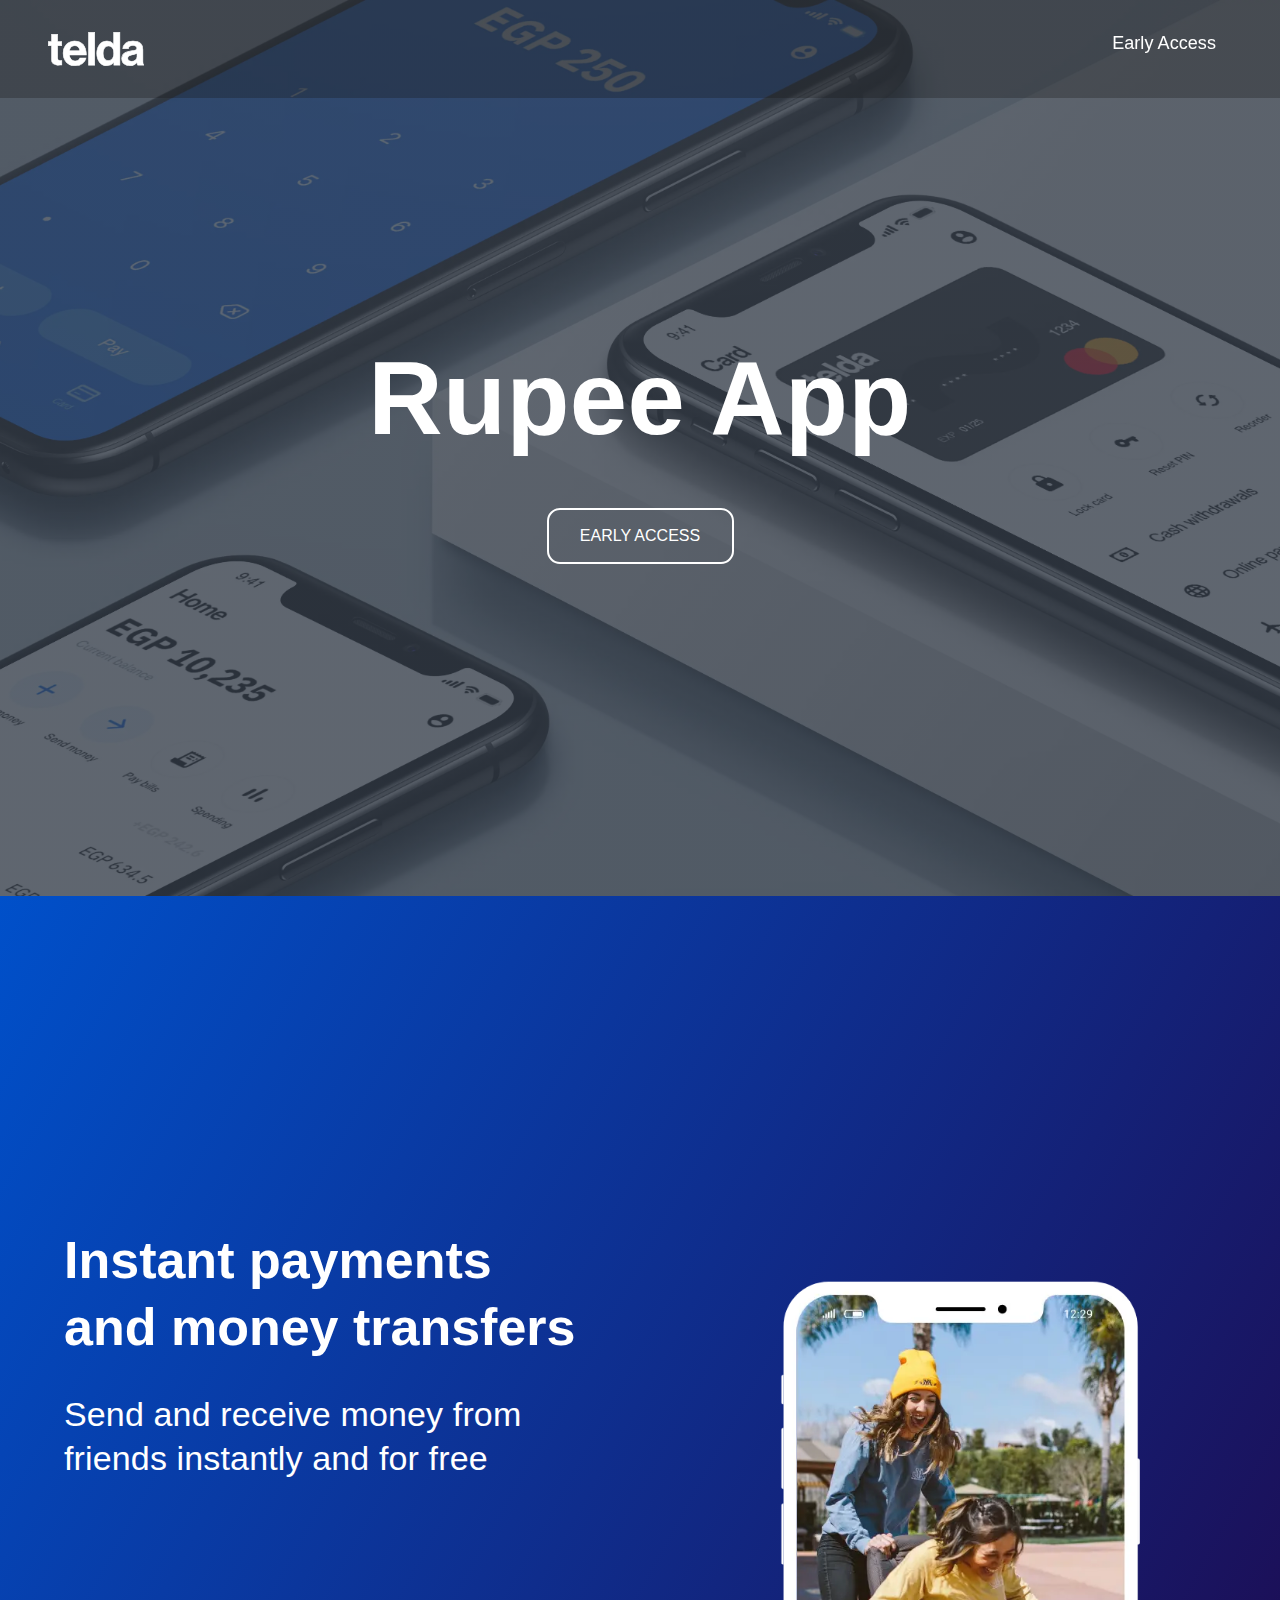
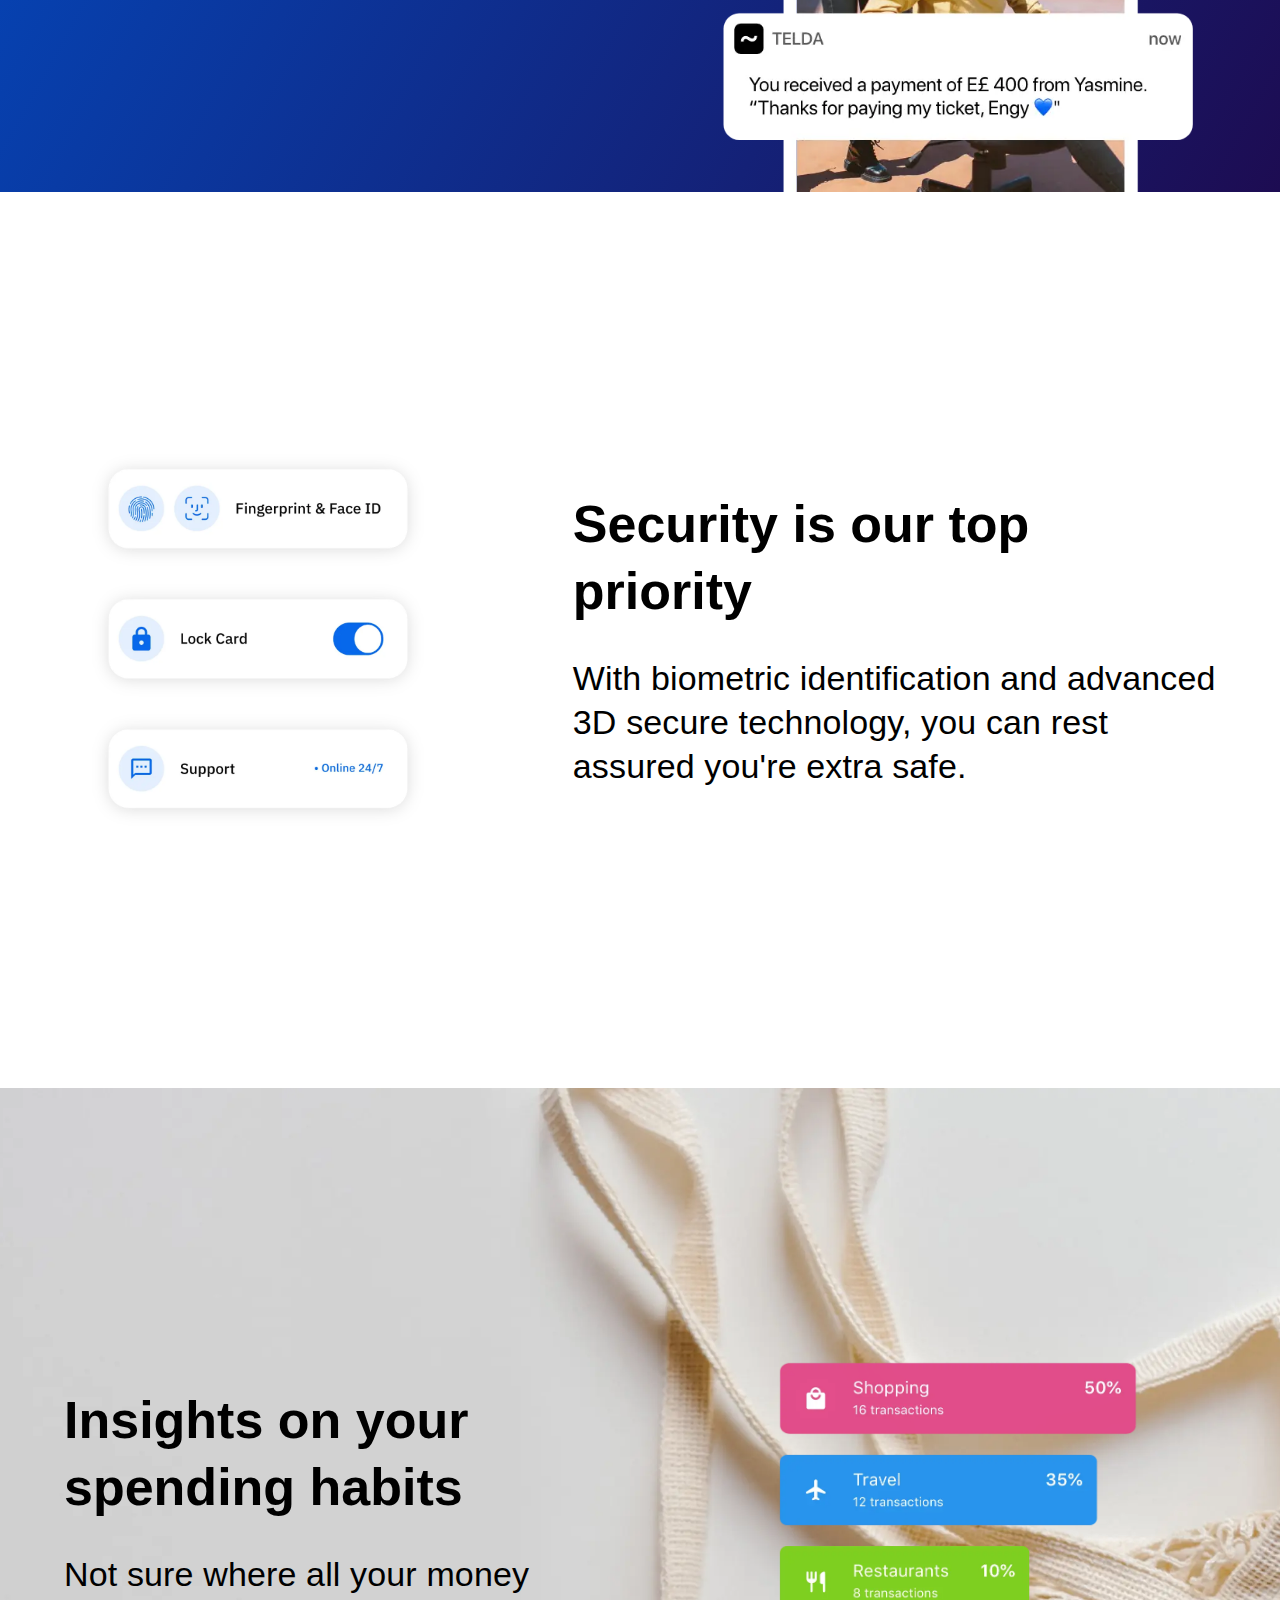
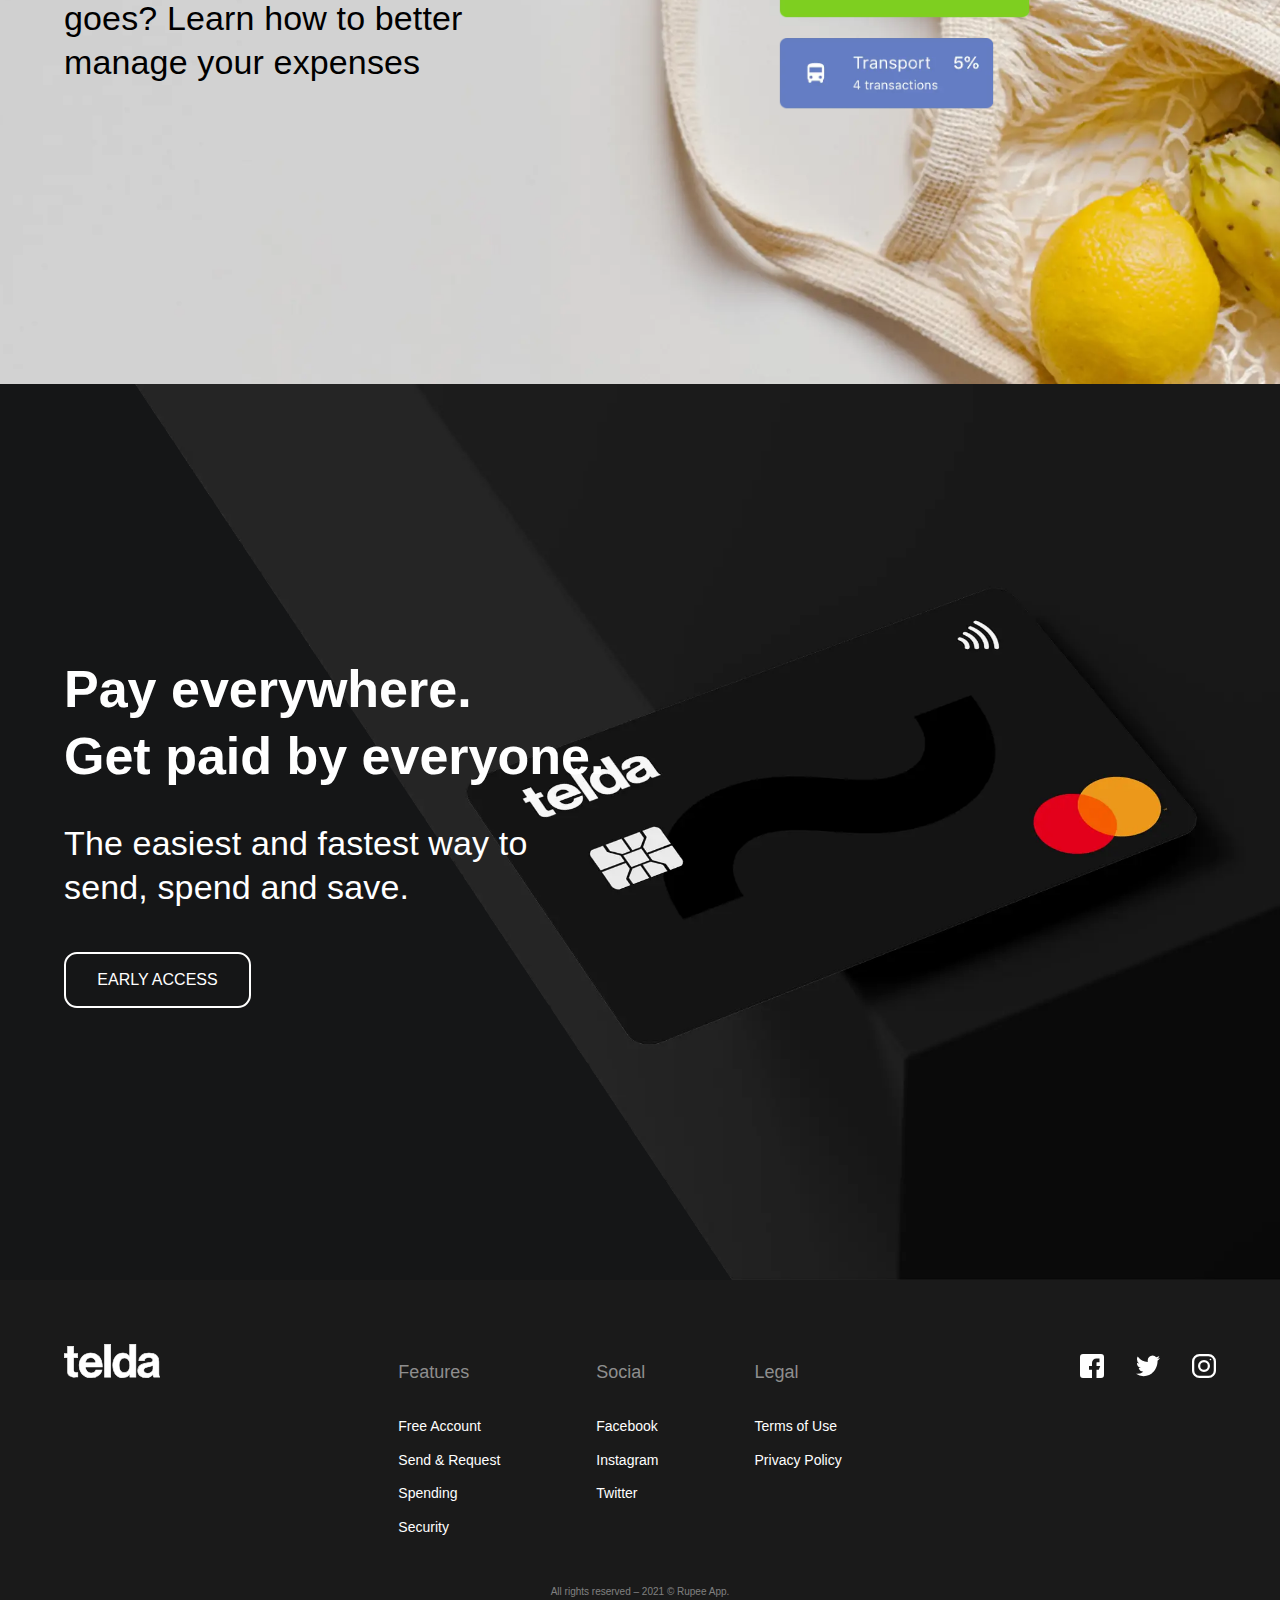
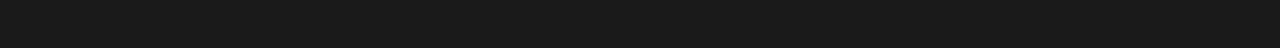
<file: index1.html>
<html lang="en" style="--mask-size:894.41px;"><head>
	<title>Telda - Pay everywhere. Get paid by everyone.</title>
	<meta name="description" property="og:description" content="Send, spend and save. Open a free account from your phone in seconds and get your free Mastercard®. Send and request money for free.">
	<meta charset="UTF-8">
	<meta name="viewport" content="width=device-width, initial-scale=1.0,viewport-fit=cover">
	<meta name="og:url" content="https://rupeeapp.in">
	<meta name="og:type" content="product/">
	<meta name="og:image" content="">
	<!--<meta name="google-site-verification" content="ltoo0L4MdC_qBbw1lPYSAB4-ijG5qeXfRTr1W3cVltI">-->
	<link rel="preconnect" href="https://fonts.gstatic.com">
	<link rel="shortcut icon" href="Favicon.png">
	<link href="main.css" rel="stylesheet">
	<!--<link href="https://fonts.googleapis.com/css2?family=IBM+Plex+Sans:wght@300;400;500;600;700&amp;display=swap" rel="stylesheet">-->
	<style>
		body {
			margin: 0;
		}

		@keyframes fade {
			0%, 100% {
				opacity: .2;
			}
			50% {
				opacity: 1;
			}
		}

		.loader {
			display: flex;
			transition: opacity ease-in-out 1.4s;
			z-index: 50;
			width: 100%;
			top: 0;
			position: fixed;
			height: 100%;
			background: rgba(6, 6, 6, 1);
			justify-content: center;
			align-items: center;
		}
		.loader svg {
			display: block;
			/*vertical-align: middle;*/
			align-self: center;
			justify-self: center;
			opacity: 0;
			animation: fade 1s infinite 1s;
		}
	</style>
<script type="text/javascript" async="" src="https://www.google-analytics.com/analytics.js"></script><script type="text/javascript" async="" src="https://www.googletagmanager.com/gtag/js?id=UA-188179642-1&amp;l=dataLayer&amp;cx=c"></script><script type="text/javascript" async="" src="https://www.googleadservices.com/pagead/conversion_async.js"></script><script type="text/javascript" async="" src="https://www.google-analytics.com/analytics.js"></script><script type="text/javascript" async="" src="https://www.googleadservices.com/pagead/conversion_async.js"></script><script type="text/javascript" async="" src="https://www.googletagmanager.com/gtag/js?id=AW-452079240&amp;l=dataLayer&amp;cx=c"></script><script async="" src="https://www.googletagmanager.com/gtag/js?id=AW-452079240"></script><script>
	window.dataLayer = window.dataLayer || [];
	function gtag(){dataLayer.push(arguments);}
	gtag('js', new Date());
	gtag('config', 'AW-452079240');
</script><script async="" src="https://www.googletagmanager.com/gtag/js?id=UA-188179642-1"></script><script>
	window.dataLayer = window.dataLayer || [];
	function gtag(){dataLayer.push(arguments);}
	gtag('js', new Date());
	gtag('config', 'UA-188179642-1');
</script><script src="https://googleads.g.doubleclick.net/pagead/viewthroughconversion/452079240/?random=1629393888025&amp;cv=9&amp;fst=1629393888025&amp;num=1&amp;bg=ffffff&amp;guid=ON&amp;resp=GooglemKTybQhCsO&amp;u_h=768&amp;u_w=1366&amp;u_ah=661&amp;u_aw=1366&amp;u_cd=24&amp;u_his=2&amp;u_tz=330&amp;u_java=false&amp;u_nplug=1&amp;u_nmime=3&amp;gtm=2oa8i0&amp;sendb=1&amp;ig=1&amp;data=event%3Dgtag.config&amp;frm=0&amp;url=https%3A%2F%2Ftelda.app%2F&amp;tiba=Telda%20-%20Pay%20everywhere.%20Get%20paid%20by%20everyone.&amp;hn=www.googleadservices.com&amp;async=1&amp;rfmt=3&amp;fmt=4"></script><script src="https://googleads.g.doubleclick.net/pagead/viewthroughconversion/452079240/?random=1629467031135&amp;cv=9&amp;fst=1629467031135&amp;num=1&amp;bg=ffffff&amp;guid=ON&amp;resp=GooglemKTybQhCsO&amp;u_h=768&amp;u_w=1366&amp;u_ah=768&amp;u_aw=1366&amp;u_cd=24&amp;u_his=2&amp;u_tz=330&amp;u_java=false&amp;u_nplug=3&amp;u_nmime=4&amp;gtm=2oa8i0&amp;sendb=1&amp;ig=1&amp;data=event%3Dgtag.config&amp;frm=0&amp;url=file%3A%2F%2F%2FUsers%2Fbishalsaha%2FDesktop%2FRupeeApp2%2Findex1.html&amp;tiba=Telda%20-%20Pay%20everywhere.%20Get%20paid%20by%20everyone.&amp;hn=www.googleadservices.com&amp;async=1&amp;rfmt=3&amp;fmt=4"></script></head>
<!-- Global site tag (gtag.js) - Google Analytics -->


<!-- Global site tag (gtag.js) - Google Analytics -->


<body class="webp hide-menu">
	
	<main>
		<header style="z-index: 4">
			<a href="#">
				<svg id="home-link" class="telda-logo" xmlns="http://www.w3.org/2000/svg" viewBox="0 0 164.954 58.564">
					<defs>
						<style>
							.cls-1 {fill:white}
						</style>
					</defs>
					<g transform="translate(0 3.313)">
						<path d="M8.61 29.068v-7.1h5.606V9.334h10.5v12.629h6.946v7.1H24.72v21.481q0 4.029 4.026 4.026l3.155-.081v7.9c-1.632.1-3.868.158-6.712.158a13.1 13.1 0 0 1-7.813-2.255q-3.16-2.248-3.16-7.459V29.068z" class="cls-1" transform="translate(-8.146 -8.865)"></path>
						<path d="M25.556 63.381a13.639 13.639 0 0 1-8.086-2.336c-2.221-1.585-3.351-4.222-3.351-7.842v-23.3H8.513V21.87h5.606V9.236h11.432V21.87H32.5v8.038h-6.949v21.007c0 2.427 1.13 3.557 3.562 3.557l3.624-.086v8.809l-.44.029c-1.647.105-3.916.158-6.741.158M9.447 28.974h5.606V53.2c0 3.3 1 5.683 2.959 7.081a12.725 12.725 0 0 0 7.545 2.164c2.561 0 4.658-.043 6.248-.129v-6.973l-2.681.062c-2.949 0-4.5-1.551-4.5-4.491v-21.94h6.946V22.8h-6.952V10.17h-9.565V22.8H9.447z" class="cls-1" transform="translate(-8.513 -9.236)"></path>
					</g>
					<path d="M34.938 54.531q-9.795 0-15.4-6.037t-5.602-15.435a21.651 21.651 0 0 1 5.606-15.2 18.632 18.632 0 0 1 14.367-6.118q9.551 0 14.764 6.635t5.213 17.761h-29.37a12.642 12.642 0 0 0 3.236 7.463 9.529 9.529 0 0 0 7.1 2.643q5.924 0 7.818-4.974h10.58a15.909 15.909 0 0 1-6 9.474q-4.811 3.792-12.313 3.787m-.871-34.5q-7.813 0-9.393 8.684h18a9.424 9.424 0 0 0-2.6-6.276 8.073 8.073 0 0 0-6-2.408" class="cls-1" transform="translate(12.026 3.563)"></path>
					<path d="M35.306 55.367c-6.631 0-11.925-2.083-15.736-6.19s-5.73-9.393-5.73-15.75a22.2 22.2 0 0 1 5.726-15.516 19.137 19.137 0 0 1 14.712-6.267c6.492 0 11.581 2.288 15.133 6.808 3.524 4.486 5.309 10.561 5.309 18.053v.469H25.424a11.907 11.907 0 0 0 3.03 6.664 9.1 9.1 0 0 0 6.769 2.5c3.768 0 6.185-1.527 7.382-4.672l.115-.3h11.472l-.115.565a16.414 16.414 0 0 1-6.166 9.742c-3.284 2.585-7.521 3.892-12.605 3.892m-1.029-42.79a18.241 18.241 0 0 0-14.022 5.965 21.293 21.293 0 0 0-5.482 14.884c0 6.113 1.843 11.2 5.482 15.114s8.689 5.893 15.052 5.893c4.869 0 8.914-1.24 12.026-3.691a15.556 15.556 0 0 0 5.705-8.64h-9.68c-1.379 3.3-4.112 4.974-8.134 4.974a10 10 0 0 1-7.435-2.781 13.139 13.139 0 0 1-3.37-7.727l-.067-.527h29.433c-.072-7.066-1.79-12.787-5.113-17.01-3.361-4.285-8.206-6.453-14.4-6.453m9.268 16.973H24.481l.1-.551c1.1-6.013 4.409-9.067 9.852-9.067a8.547 8.547 0 0 1 6.334 2.552 9.9 9.9 0 0 1 2.738 6.573zm-17.934-.934h16.929a8.855 8.855 0 0 0-2.435-5.481 7.647 7.647 0 0 0-5.668-2.269c-4.83 0-7.722 2.537-8.828 7.751" class="cls-1" transform="translate(11.658 3.196)"></path>
					<path d="M0 0H10.737V56.448H0z" class="cls-1" transform="translate(69.542 .464)"></path>
					<path d="M34.609 65.925H22.942V8.544h11.667zm-10.733-.934h9.8V9.478h-9.8z" class="cls-1" transform="translate(46.135 -8.544)"></path>
					<path d="M43.155 66.271a15.225 15.225 0 0 1-12.395-5.8q-4.74-5.8-4.74-15.592 0-9.472 4.859-15.434a15.335 15.335 0 0 1 12.433-5.96q7.576 0 11.447 6h.235V8.641h10.738v56.448h-10.34V59.8h-.158q-3.95 6.477-12.079 6.473m2.37-9a8.546 8.546 0 0 0 7.219-3.236q2.492-3.231 2.489-8.919 0-12.947-9.4-12.95a7.458 7.458 0 0 0-6.631 3.476q-2.291 3.476-2.288 9.235 0 5.924 2.25 9.158a7.287 7.287 0 0 0 6.358 3.236" class="cls-1" transform="translate(57.796 -8.177)"></path>
					<path d="M43.522 67.108a15.75 15.75 0 0 1-12.758-5.975c-3.212-3.935-4.84-9.283-4.84-15.889 0-6.4 1.666-11.686 4.96-15.727a15.84 15.84 0 0 1 12.8-6.133A13.234 13.234 0 0 1 54.9 28.7V8.544h11.669v57.381H55.29v-4.452c-2.71 3.739-6.664 5.635-11.767 5.635m.158-42.79a14.953 14.953 0 0 0-12.074 5.788c-3.15 3.868-4.749 8.962-4.749 15.138 0 6.386 1.556 11.533 4.629 15.3a14.857 14.857 0 0 0 12.035 5.63c5.295 0 9.115-2.044 11.681-6.252l.134-.22h.886v5.29h9.412V9.473h-9.8v20.844h-.957l-.139-.211a12.355 12.355 0 0 0-11.059-5.788m2.212 33.789a7.77 7.77 0 0 1-6.741-3.437c-1.546-2.226-2.331-5.4-2.331-9.426a17.084 17.084 0 0 1 2.365-9.493 7.929 7.929 0 0 1 7.015-3.682c6.544 0 9.862 4.514 9.862 13.414 0 3.878-.867 6.975-2.58 9.206a9.034 9.034 0 0 1-7.593 3.418M46.2 33a6.95 6.95 0 0 0-6.238 3.265 16.157 16.157 0 0 0-2.212 8.976c0 3.835.728 6.827 2.164 8.895a6.805 6.805 0 0 0 5.975 3.035 8.05 8.05 0 0 0 6.851-3.054c1.585-2.063 2.389-4.969 2.389-8.636 0-8.4-2.92-12.481-8.928-12.481" class="cls-1" transform="translate(57.429 -8.544)"></path>
					<path d="M62.443 53.284q-.79-1.027-1.259-4.5h-.158A12 12 0 0 1 56.6 52.81a16.244 16.244 0 0 1-7.5 1.422q-6.391 0-10.259-3.236t-3.868-9.158q0-6.161 4.261-9.039t12-3.988a38.26 38.26 0 0 0 7.736-1.618 2.98 2.98 0 0 0 2.054-2.963 4.159 4.159 0 0 0-1.738-3.509 8.313 8.313 0 0 0-5.055-1.307q-7.339 0-7.813 5.687h-9.554a12.8 12.8 0 0 1 4.658-9.556q4.424-3.784 12.792-3.787 17.055 0 17.053 14.922v20.6q0 4.574 1.422 5.606v.393zM51.71 46.73a10.107 10.107 0 0 0 6.985-2.288 7.074 7.074 0 0 0 2.566-5.448v-6.08q-1.738 1.027-7.5 2.37a19.725 19.725 0 0 0-6.477 2.331 4.5 4.5 0 0 0-1.9 3.983q0 5.134 6.319 5.132" class="cls-1" transform="translate(91.701 3.628)"></path>
					<path d="M49.472 55.067c-4.357 0-7.909-1.125-10.561-3.346-2.676-2.236-4.036-5.438-4.036-9.513 0-4.251 1.5-7.42 4.471-9.426 2.887-1.953 6.99-3.318 12.193-4.064a37.39 37.39 0 0 0 7.626-1.589 2.521 2.521 0 0 0 1.763-2.529 3.686 3.686 0 0 0-1.551-3.136 7.91 7.91 0 0 0-4.777-1.211c-4.649 0-7.057 1.719-7.349 5.257l-.038.426H36.752l.019-.484a13.3 13.3 0 0 1 4.821-9.891c3.021-2.59 7.425-3.9 13.093-3.9 11.624 0 17.517 5.18 17.517 15.391v20.6c0 3.586.67 4.821 1.23 5.228l.191.139v1.1H62.584l-.139-.182a9.111 9.111 0 0 1-1.211-3.763 12.365 12.365 0 0 1-4.041 3.413 16.753 16.753 0 0 1-7.722 1.475M54.6 19.32a8.789 8.789 0 0 1 5.333 1.4 4.62 4.62 0 0 1 1.928 3.88 3.451 3.451 0 0 1-2.346 3.394 37.492 37.492 0 0 1-7.846 1.647c-5.06.728-9.034 2.044-11.8 3.911-2.734 1.848-4.06 4.677-4.06 8.656 0 3.782 1.245 6.745 3.7 8.8 2.48 2.078 5.831 3.126 9.963 3.126a15.908 15.908 0 0 0 7.282-1.364 11.613 11.613 0 0 0 4.255-3.87l.134-.211h.819l.053.407a11.916 11.916 0 0 0 1.048 4.1h9.355c-.771-.972-1.149-2.8-1.149-5.534v-20.6c0-9.728-5.424-14.458-16.583-14.458-5.438 0-9.642 1.24-12.485 3.677A12.368 12.368 0 0 0 37.733 25h8.636c.5-3.772 3.265-5.683 8.234-5.683M52.081 47.57c-5.606 0-6.784-3.045-6.784-5.6a4.966 4.966 0 0 1 2.1-4.376 20.017 20.017 0 0 1 6.635-2.4 31.448 31.448 0 0 0 7.363-2.317l.709-.417v6.9a7.558 7.558 0 0 1-2.724 5.8 10.6 10.6 0 0 1-7.3 2.408m9.086-13.52a41.444 41.444 0 0 1-6.927 2.059 19.4 19.4 0 0 0-6.315 2.26 4.036 4.036 0 0 0-1.695 3.6c0 3.136 1.915 4.663 5.85 4.663a9.7 9.7 0 0 0 6.674-2.173 6.559 6.559 0 0 0 2.413-5.1z" class="cls-1" transform="translate(91.33 3.257)"></path>
				</svg>
			</a>
			<nav class="col-start-2 col-end-auto row-start-1 row-end-auto xl:block hidden">
				<ul class="flex justify-between">
					<li><a href="https://rupeeapp.typeform.com/rupeeapp">Early Access</a></li>
					
				</ul>
			</nav>
			<a href="#" id="menu-link" class="xl:hidden col-start-2 col-end-auto row-start-1 row-end-auto justify-self-end">
				<svg class="menu-bar-top" width="30" height="17" viewBox="0 0 31 17" fill="none" xmlns="http://www.w3.org/2000/svg">
					<rect y="7" width="30" height="3" fill="white"></rect>
				</svg>
				<svg class="menu-bar-bottom" width="30" height="17" viewBox="0 0 31 17" fill="none" xmlns="http://www.w3.org/2000/svg">
					<rect y="7" width="30" height="3" fill="white"></rect>
				</svg>
			</a>
		</header>
		
		<article class="zero-fees" id="telda-free-account">
			<section class="full-section">
				<div class="twin-bottom zero-fees-text">
					<h1>Rupee App</h1>
					
					<div class="apps justify-self-center">
						<a href="https://rupeeapp.typeform.com/rupeeapp" class="appstore">Early Access</a>
						
					</div>
				</div>
			</section>
		</article>
		<article class="payments" id="telda-send-request">
			<section class="twin-section">
				<div class="twin-left twin-top twin-text" style="padding-top: 20px">
					<h1>Instant payments<br>and money transfers</h1>
					<h2>Send and receive money from friends instantly and for free</h2>
					
					<picture class="xl:hidden justify-self-center">
						<source srcset="p2p.webp" type="image/webp">
						<source srcset="p2p.png" type="image/png">
						<img alt="Telda P2P" width="120%" class="justify-self-end self-center" src="p2p.png">
					</picture>
				</div>
				<div class="twin-right twin-bottom hidden xl:block" style="align-self: end">
					<picture>
						<source srcset="p2p.webp" type="image/webp">
						<source srcset="p2p.png" type="image/png">
						<img alt="Telda P2P" class="justify-self-end self-center" src="p2p.png">
					</picture>
				</div>
			</section>
		</article>
		<article class="security" id="telda-security">
			<section class="twin-section two-third-section">
				<div class="hidden col-span-2 twin-left xl:block">
					<picture>
						<source srcset="security@2x.webp" type="image/webp">
						<source srcset="security@2x.png" type="image/png">
						<img width="500px" style="margin: 0 auto; max-width:90%" alt="Telda Spending" class="justify-self-end self-center" src="security@2x.png">
					</picture>
				</div>
				<div class="twin-right xl:col-span-3 twin-top twin-text">
					<h1>Security is our top<br>priority</h1>
					<h2>With biometric identification and advanced 3D secure technology, you can rest assured you're extra safe.</h2>
					
				</div>
				<div class="twin-bottom xl:hidden">
					<picture>
						<source srcset="security@2x.webp" type="image/webp">
						<source srcset="security@2x.png" type="image/png">
						<img style="width: 500px; margin: 0 auto; max-width:80%" alt="Telda Spending" class="justify-self-end self-center" src="security@2x.png">
					</picture>
				</div>
			</section>
		</article>
		<article class="spending" id="telda-spending">
			<section class="twin-section two-third-section">
				<div class="twin-left twin-top twin-text">
					<h1>Insights on your<br>spending habits</h1>
					<h2>Not sure where all your money goes? Learn how to better manage your expenses</h2>
					
				</div>
				<div class="twin-right twin-bottom">
					<picture>
						<source srcset="spending_items@2x.webp" type="image/webp">
						<source srcset="spending_items@2x.png" type="image/png">
						<img width="400px" style="margin: 0 auto; max-width: 90%" alt="Telda Spending" class="justify-self-end self-center" src="spending_items@2x.png">
					</picture>
				</div>
			</section>
		</article>
		<article class="landing">
			<section class="full-section">
				<div class="pay-everywhere twin-left twin-top twin-text" style="justify-self: start">
					<h1>Pay everywhere.<br>Get paid by everyone.</h1>
					<h2>The easiest and fastest way to<br>send, spend and save.</h2>
					<div class="apps justify-self-center">
						<a href="https://rupeeapp.typeform.com/rupeeapp" class="appstore">Early Access</a>
						
					</div>
				</div>
			</section>
		</article>
		<footer>
			<div class="footer-container">
				<a class="hidden xl:block" href="#">
					<svg class="telda-logo" xmlns="http://www.w3.org/2000/svg" width="6rem" height="auto" viewBox="0 0 164.954 58.564">
						<defs>
							<style>
								.cls-1 {fill:white}
							</style>
						</defs>
						<g transform="translate(0 3.313)">
							<path d="M8.61 29.068v-7.1h5.606V9.334h10.5v12.629h6.946v7.1H24.72v21.481q0 4.029 4.026 4.026l3.155-.081v7.9c-1.632.1-3.868.158-6.712.158a13.1 13.1 0 0 1-7.813-2.255q-3.16-2.248-3.16-7.459V29.068z" class="cls-1" transform="translate(-8.146 -8.865)"></path>
							<path d="M25.556 63.381a13.639 13.639 0 0 1-8.086-2.336c-2.221-1.585-3.351-4.222-3.351-7.842v-23.3H8.513V21.87h5.606V9.236h11.432V21.87H32.5v8.038h-6.949v21.007c0 2.427 1.13 3.557 3.562 3.557l3.624-.086v8.809l-.44.029c-1.647.105-3.916.158-6.741.158M9.447 28.974h5.606V53.2c0 3.3 1 5.683 2.959 7.081a12.725 12.725 0 0 0 7.545 2.164c2.561 0 4.658-.043 6.248-.129v-6.973l-2.681.062c-2.949 0-4.5-1.551-4.5-4.491v-21.94h6.946V22.8h-6.952V10.17h-9.565V22.8H9.447z" class="cls-1" transform="translate(-8.513 -9.236)"></path>
						</g>
						<path d="M34.938 54.531q-9.795 0-15.4-6.037t-5.602-15.435a21.651 21.651 0 0 1 5.606-15.2 18.632 18.632 0 0 1 14.367-6.118q9.551 0 14.764 6.635t5.213 17.761h-29.37a12.642 12.642 0 0 0 3.236 7.463 9.529 9.529 0 0 0 7.1 2.643q5.924 0 7.818-4.974h10.58a15.909 15.909 0 0 1-6 9.474q-4.811 3.792-12.313 3.787m-.871-34.5q-7.813 0-9.393 8.684h18a9.424 9.424 0 0 0-2.6-6.276 8.073 8.073 0 0 0-6-2.408" class="cls-1" transform="translate(12.026 3.563)"></path>
						<path d="M35.306 55.367c-6.631 0-11.925-2.083-15.736-6.19s-5.73-9.393-5.73-15.75a22.2 22.2 0 0 1 5.726-15.516 19.137 19.137 0 0 1 14.712-6.267c6.492 0 11.581 2.288 15.133 6.808 3.524 4.486 5.309 10.561 5.309 18.053v.469H25.424a11.907 11.907 0 0 0 3.03 6.664 9.1 9.1 0 0 0 6.769 2.5c3.768 0 6.185-1.527 7.382-4.672l.115-.3h11.472l-.115.565a16.414 16.414 0 0 1-6.166 9.742c-3.284 2.585-7.521 3.892-12.605 3.892m-1.029-42.79a18.241 18.241 0 0 0-14.022 5.965 21.293 21.293 0 0 0-5.482 14.884c0 6.113 1.843 11.2 5.482 15.114s8.689 5.893 15.052 5.893c4.869 0 8.914-1.24 12.026-3.691a15.556 15.556 0 0 0 5.705-8.64h-9.68c-1.379 3.3-4.112 4.974-8.134 4.974a10 10 0 0 1-7.435-2.781 13.139 13.139 0 0 1-3.37-7.727l-.067-.527h29.433c-.072-7.066-1.79-12.787-5.113-17.01-3.361-4.285-8.206-6.453-14.4-6.453m9.268 16.973H24.481l.1-.551c1.1-6.013 4.409-9.067 9.852-9.067a8.547 8.547 0 0 1 6.334 2.552 9.9 9.9 0 0 1 2.738 6.573zm-17.934-.934h16.929a8.855 8.855 0 0 0-2.435-5.481 7.647 7.647 0 0 0-5.668-2.269c-4.83 0-7.722 2.537-8.828 7.751" class="cls-1" transform="translate(11.658 3.196)"></path>
						<path d="M0 0H10.737V56.448H0z" class="cls-1" transform="translate(69.542 .464)"></path>
						<path d="M34.609 65.925H22.942V8.544h11.667zm-10.733-.934h9.8V9.478h-9.8z" class="cls-1" transform="translate(46.135 -8.544)"></path>
						<path d="M43.155 66.271a15.225 15.225 0 0 1-12.395-5.8q-4.74-5.8-4.74-15.592 0-9.472 4.859-15.434a15.335 15.335 0 0 1 12.433-5.96q7.576 0 11.447 6h.235V8.641h10.738v56.448h-10.34V59.8h-.158q-3.95 6.477-12.079 6.473m2.37-9a8.546 8.546 0 0 0 7.219-3.236q2.492-3.231 2.489-8.919 0-12.947-9.4-12.95a7.458 7.458 0 0 0-6.631 3.476q-2.291 3.476-2.288 9.235 0 5.924 2.25 9.158a7.287 7.287 0 0 0 6.358 3.236" class="cls-1" transform="translate(57.796 -8.177)"></path>
						<path d="M43.522 67.108a15.75 15.75 0 0 1-12.758-5.975c-3.212-3.935-4.84-9.283-4.84-15.889 0-6.4 1.666-11.686 4.96-15.727a15.84 15.84 0 0 1 12.8-6.133A13.234 13.234 0 0 1 54.9 28.7V8.544h11.669v57.381H55.29v-4.452c-2.71 3.739-6.664 5.635-11.767 5.635m.158-42.79a14.953 14.953 0 0 0-12.074 5.788c-3.15 3.868-4.749 8.962-4.749 15.138 0 6.386 1.556 11.533 4.629 15.3a14.857 14.857 0 0 0 12.035 5.63c5.295 0 9.115-2.044 11.681-6.252l.134-.22h.886v5.29h9.412V9.473h-9.8v20.844h-.957l-.139-.211a12.355 12.355 0 0 0-11.059-5.788m2.212 33.789a7.77 7.77 0 0 1-6.741-3.437c-1.546-2.226-2.331-5.4-2.331-9.426a17.084 17.084 0 0 1 2.365-9.493 7.929 7.929 0 0 1 7.015-3.682c6.544 0 9.862 4.514 9.862 13.414 0 3.878-.867 6.975-2.58 9.206a9.034 9.034 0 0 1-7.593 3.418M46.2 33a6.95 6.95 0 0 0-6.238 3.265 16.157 16.157 0 0 0-2.212 8.976c0 3.835.728 6.827 2.164 8.895a6.805 6.805 0 0 0 5.975 3.035 8.05 8.05 0 0 0 6.851-3.054c1.585-2.063 2.389-4.969 2.389-8.636 0-8.4-2.92-12.481-8.928-12.481" class="cls-1" transform="translate(57.429 -8.544)"></path>
						<path d="M62.443 53.284q-.79-1.027-1.259-4.5h-.158A12 12 0 0 1 56.6 52.81a16.244 16.244 0 0 1-7.5 1.422q-6.391 0-10.259-3.236t-3.868-9.158q0-6.161 4.261-9.039t12-3.988a38.26 38.26 0 0 0 7.736-1.618 2.98 2.98 0 0 0 2.054-2.963 4.159 4.159 0 0 0-1.738-3.509 8.313 8.313 0 0 0-5.055-1.307q-7.339 0-7.813 5.687h-9.554a12.8 12.8 0 0 1 4.658-9.556q4.424-3.784 12.792-3.787 17.055 0 17.053 14.922v20.6q0 4.574 1.422 5.606v.393zM51.71 46.73a10.107 10.107 0 0 0 6.985-2.288 7.074 7.074 0 0 0 2.566-5.448v-6.08q-1.738 1.027-7.5 2.37a19.725 19.725 0 0 0-6.477 2.331 4.5 4.5 0 0 0-1.9 3.983q0 5.134 6.319 5.132" class="cls-1" transform="translate(91.701 3.628)"></path>
						<path d="M49.472 55.067c-4.357 0-7.909-1.125-10.561-3.346-2.676-2.236-4.036-5.438-4.036-9.513 0-4.251 1.5-7.42 4.471-9.426 2.887-1.953 6.99-3.318 12.193-4.064a37.39 37.39 0 0 0 7.626-1.589 2.521 2.521 0 0 0 1.763-2.529 3.686 3.686 0 0 0-1.551-3.136 7.91 7.91 0 0 0-4.777-1.211c-4.649 0-7.057 1.719-7.349 5.257l-.038.426H36.752l.019-.484a13.3 13.3 0 0 1 4.821-9.891c3.021-2.59 7.425-3.9 13.093-3.9 11.624 0 17.517 5.18 17.517 15.391v20.6c0 3.586.67 4.821 1.23 5.228l.191.139v1.1H62.584l-.139-.182a9.111 9.111 0 0 1-1.211-3.763 12.365 12.365 0 0 1-4.041 3.413 16.753 16.753 0 0 1-7.722 1.475M54.6 19.32a8.789 8.789 0 0 1 5.333 1.4 4.62 4.62 0 0 1 1.928 3.88 3.451 3.451 0 0 1-2.346 3.394 37.492 37.492 0 0 1-7.846 1.647c-5.06.728-9.034 2.044-11.8 3.911-2.734 1.848-4.06 4.677-4.06 8.656 0 3.782 1.245 6.745 3.7 8.8 2.48 2.078 5.831 3.126 9.963 3.126a15.908 15.908 0 0 0 7.282-1.364 11.613 11.613 0 0 0 4.255-3.87l.134-.211h.819l.053.407a11.916 11.916 0 0 0 1.048 4.1h9.355c-.771-.972-1.149-2.8-1.149-5.534v-20.6c0-9.728-5.424-14.458-16.583-14.458-5.438 0-9.642 1.24-12.485 3.677A12.368 12.368 0 0 0 37.733 25h8.636c.5-3.772 3.265-5.683 8.234-5.683M52.081 47.57c-5.606 0-6.784-3.045-6.784-5.6a4.966 4.966 0 0 1 2.1-4.376 20.017 20.017 0 0 1 6.635-2.4 31.448 31.448 0 0 0 7.363-2.317l.709-.417v6.9a7.558 7.558 0 0 1-2.724 5.8 10.6 10.6 0 0 1-7.3 2.408m9.086-13.52a41.444 41.444 0 0 1-6.927 2.059 19.4 19.4 0 0 0-6.315 2.26 4.036 4.036 0 0 0-1.695 3.6c0 3.136 1.915 4.663 5.85 4.663a9.7 9.7 0 0 0 6.674-2.173 6.559 6.559 0 0 0 2.413-5.1z" class="cls-1" transform="translate(91.33 3.257)"></path>
					</svg>
				</a>
				<div class="footer-menu hidden xl:flex">
					<div class="footer-submenu" style="display: none">
						<div class="footer-header">Home</div>
						<ul>
							<li><a href="#" class="disabled-link">About</a></li>
							<li>Press</li>
							<li>Legal</li>
						</ul>
					</div>
					<div class="footer-submenu">
						<div class="footer-header">Features</div>
						<ul>
							<li><a href="#telda-free-account">Free Account</a></li>
							<li><a href="#telda-send-request">Send &amp; Request</a></li>
							<li><a href="#telda-spending">Spending</a></li>
							<li><a href="#telda-security">Security</a></li>
						</ul>
					</div>
					<div class="footer-submenu">
						<div class="footer-header">Social</div>
						<ul>
							<li><a href="https://www.facebook.com/teldaApp/">Facebook</a></li>
							<li><a href="https://www.instagram.com/teldaApp/">Instagram</a></li>
							<li><a href="https://www.twitter.com/teldaApp/">Twitter</a></li>
						</ul>
					</div>
					<div class="footer-submenu">
						<div class="footer-header">Legal</div>
						<ul>
							<li><a href="https://telda.app/legal/terms">Terms of Use</a></li>
							<li><a href="https://telda.app/legal/privacy">Privacy Policy</a></li>
						</ul>
					</div>
					
				</div>
				<div class="footer-social">
					<a href="https://www.facebook.com/teldaApp/">
						<svg xmlns="http://www.w3.org/2000/svg" width="24px" height="24px" viewBox="0 0 32 32">
							<path fill="currentColor" d="M28 0H4a4 4 0 0 0-4 4v24a4 4 0 0 0 4 4h12V21h-4v-5h4v-4a6 6 0 0 1 6-6h4v5h-2c-1.1 0-2-.1-2 1v4h5l-2 5h-3v11h6a4 4 0 0 0 4-4V4a4 4 0 0 0-4-4z"></path>
						</svg>
					</a>
					<a href="https://www.twitter.com/teldaApp/">
						<svg xmlns="http://www.w3.org/2000/svg" width="24px" height="24px" viewBox="0 0 32 32">
							<path fill="currentColor" d="M32 51.256a13.1 13.1 0 0 1-3.78 1.1 6.845 6.845 0 0 0 2.886-3.835 12.686 12.686 0 0 1-4.16 1.68A6.413 6.413 0 0 0 22.154 48a6.756 6.756 0 0 0-6.554 6.941 7.542 7.542 0 0 0 .152 1.582 18.256 18.256 0 0 1-13.524-7.258 7.3 7.3 0 0 0-.9 3.507 7.062 7.062 0 0 0 2.914 5.767 6.21 6.21 0 0 1-2.964-.855v.076a6.886 6.886 0 0 0 5.256 6.818 6.211 6.211 0 0 1-1.72.228 5.494 5.494 0 0 1-1.242-.118A6.682 6.682 0 0 0 9.7 69.522a12.732 12.732 0 0 1-8.13 2.959 11.625 11.625 0 0 1-1.57-.1A17.745 17.745 0 0 0 10.064 75.5c12.072 0 18.672-10.577 18.672-19.745 0-.307-.01-.6-.024-.9A13.53 13.53 0 0 0 32 51.256z" transform="translate(0 -46)"></path>
							<path fill="none" d="M0 0h32v32H0z"></path>
						</svg>
					</a>
					<a href="https://www.instagram.com/teldaApp/">
						<svg xmlns="http://www.w3.org/2000/svg" width="24px" height="24px" viewBox="0 0 32 32">
							<path fill="currentColor" d="M22 0H10A10 10 0 0 0 0 10v12a10 10 0 0 0 10 10h12a10 10 0 0 0 10-10V10A10 10 0 0 0 22 0zm7 22a7.008 7.008 0 0 1-7 7H10a7.008 7.008 0 0 1-7-7V10a7.008 7.008 0 0 1 7-7h12a7.008 7.008 0 0 1 7 7z"></path>
							<path fill="currentColor" d="M136 128a8 8 0 1 0 8 8 8 8 0 0 0-8-8zm0 13a5 5 0 1 1 5-5 5.007 5.007 0 0 1-5 5z" transform="translate(-120 -120)"></path>
							<circle fill="currentColor" cx="1.066" cy="1.066" r="1.066" transform="translate(23.534 6.335)"></circle>
						</svg>
					</a>
				</div>
				
			</div>
			<div class="copyright">All rights reserved – 2021 © Rupee App.</div>
		</footer>
		<nav id="full-menu">
			<ul>
				<li>
					<a href="https://rupeeapp.typeform.com/rupeeapp">Early Access!</a>
				</li>
				<!--<li>
					<a href="https://rupeeapp.typeform.com/rupeeapp">Early Access!</a>
				</li>-->
				<!--<li>
					<a href="https://rupeeapp.typeform.com/rupeeapp">Early Access!</a>
				</li>-->
			</ul>
			<div class="footer-social">
				<a href="https://www.facebook.com/teldaApp/">
					<svg xmlns="http://www.w3.org/2000/svg" width="24px" height="24px" viewBox="0 0 32 32">
						<path fill="currentColor" d="M28 0H4a4 4 0 0 0-4 4v24a4 4 0 0 0 4 4h12V21h-4v-5h4v-4a6 6 0 0 1 6-6h4v5h-2c-1.1 0-2-.1-2 1v4h5l-2 5h-3v11h6a4 4 0 0 0 4-4V4a4 4 0 0 0-4-4z"></path>
					</svg>
				</a>
				<a href="https://www.twitter.com/teldaApp/">
					<svg xmlns="http://www.w3.org/2000/svg" width="24px" height="24px" viewBox="0 0 32 32">
						<path fill="currentColor" d="M32 51.256a13.1 13.1 0 0 1-3.78 1.1 6.845 6.845 0 0 0 2.886-3.835 12.686 12.686 0 0 1-4.16 1.68A6.413 6.413 0 0 0 22.154 48a6.756 6.756 0 0 0-6.554 6.941 7.542 7.542 0 0 0 .152 1.582 18.256 18.256 0 0 1-13.524-7.258 7.3 7.3 0 0 0-.9 3.507 7.062 7.062 0 0 0 2.914 5.767 6.21 6.21 0 0 1-2.964-.855v.076a6.886 6.886 0 0 0 5.256 6.818 6.211 6.211 0 0 1-1.72.228 5.494 5.494 0 0 1-1.242-.118A6.682 6.682 0 0 0 9.7 69.522a12.732 12.732 0 0 1-8.13 2.959 11.625 11.625 0 0 1-1.57-.1A17.745 17.745 0 0 0 10.064 75.5c12.072 0 18.672-10.577 18.672-19.745 0-.307-.01-.6-.024-.9A13.53 13.53 0 0 0 32 51.256z" transform="translate(0 -46)"></path>
						<path fill="none" d="M0 0h32v32H0z"></path>
					</svg>
				</a>
				<a href="https://www.instagram.com/teldaApp/">
					<svg xmlns="http://www.w3.org/2000/svg" width="24px" height="24px" viewBox="0 0 32 32">
						<path fill="currentColor" d="M22 0H10A10 10 0 0 0 0 10v12a10 10 0 0 0 10 10h12a10 10 0 0 0 10-10V10A10 10 0 0 0 22 0zm7 22a7.008 7.008 0 0 1-7 7H10a7.008 7.008 0 0 1-7-7V10a7.008 7.008 0 0 1 7-7h12a7.008 7.008 0 0 1 7 7z"></path>
						<path fill="currentColor" d="M136 128a8 8 0 1 0 8 8 8 8 0 0 0-8-8zm0 13a5 5 0 1 1 5-5 5.007 5.007 0 0 1-5 5z" transform="translate(-120 -120)"></path>
						<circle fill="currentColor" cx="1.066" cy="1.066" r="1.066" transform="translate(23.534 6.335)"></circle>
					</svg>
				</a>
			</div>
		</nav>
		<figure id="menu-sheet"></figure>
	</main>

<script>
	let loader                    = document.getElementById('loader');
	let apps                      = document.querySelectorAll('.apps');
	let appstore                  = document.querySelectorAll('.appstore');
	let googleplay                = document.querySelectorAll('.googleplay');

	let body       = document.querySelector('body');
	let menuLink   = document.getElementById('menu-link')
	let menu       = document.getElementById('full-menu');
	let menuSheet  = document.getElementById('menu-sheet');
	let menuActive = false;

	const removeLoader = function removeLoader() {
		loader.addEventListener('animationend', function () {
			loader.remove();
		})

		loader.addEventListener('transitionend', function () {
			loader.remove();
		})

		loader.style.opacity = 0;
	}


	const alignAppsGrid = function alignAppsGrid() {
		apps.forEach(function (elem) {
			elem.style.gridTemplateColumns = '1fr';
		})
	};


	const supportsWebP = function supportsWebP(cb) {
		let image = new Image();
		function checkResult(ev) {
			// if the event is from 'onload', check the see if the image's width is
			// 1 pixel (which indicates support). otherwise, it fails
			let result = ev && ev.type === 'load' ? image.width === 1 : false;
			let body = document.getElementsByTagName("BODY")[0];
			if (result) {
				body.classList.add('webp')
			} else {
				body.classList.add('no-webp')
			}
			cb()
		}

		image.src = "[data-uri]"
		image.onerror = checkResult
		image.onload = checkResult
	};

	const hideElems = function hideElems(elems) {
		setTimeout(function(){
			elems.forEach(function (elem) {
				elem.style.display = 'none';
			})
		}, 0)
	};

	// make sure webp support is decided before removing the loader
	supportsWebP(function() {
		window.addEventListener('load', function () {
			menuLink.addEventListener('click', function (e) {
				e.preventDefault();
				toggleMenu();
			});

			window.setTimeout(function () {
				removeLoader();
			}, 2000);
		});
	})

	document.addEventListener("DOMContentLoaded", function() {
		setMaskSize();

		if (/iphone/i.test(navigator.userAgent)) {
			alignAppsGrid();
			hideElems(googleplay);
		}

		if (/android/i.test(navigator.userAgent)) {
			alignAppsGrid();
			hideElems(appstore);
		}
	});

	const showMenuSheet = function showMenuSheet() {
		let body = document.getElementsByTagName("BODY")[0];
		body.classList.remove('hide-menu')
		body.classList.add('show-menu')
		window.setTimeout(function () {
			menuActive = true
		}, 600);
	}

	const hideMenuSheet = function hideMenuSheet() {
		let body = document.getElementsByTagName("BODY")[0];
		body.classList.remove('show-menu')
		body.classList.add('hide-menu')
		window.setTimeout(function () {
			menuActive = false
		}, 600);
	}

	const toggleMenu = function toggleMenu() {
		if (menuActive === false) {
			showMenuSheet();
		} else {
			hideMenuSheet();
		}
	};

	const setMaskSize = function setMaskSize() {
		const vh = window.innerHeight;
		const vw = window.innerWidth;
		const radius = Math.sqrt(vh * vh + vw * vw);
		document.documentElement.style.setProperty('--mask-size', "".concat(radius, "px"));
	};

	window.addEventListener('resize', function () {
		setMaskSize();
	});

</script>
<script>
	window.addEventListener('load', function() {
		const len = document.querySelectorAll('[href="https://apps.apple.com/us/app/telda/id1519608437"]').length;
		for (i = 0; i < len; i++) {
			document.querySelectorAll('[href="https://apps.apple.com/us/app/telda/id1519608437"]')[i].addEventListener('click', function() {
				gtag('event', 'conversion', {'send_to': 'AW-452079240/IQwMCLfHko0CEIjdyNcB'});
			})
		}

		const lenn = document.querySelectorAll('[href="https://play.google.com/store/apps/details?id=io.telda.app"]').length;
		for (i = 0; i < lenn; i++) {
			document.querySelectorAll('[href="https://play.google.com/store/apps/details?id=io.telda.app"]')[i].addEventListener('click', function() {
				gtag('event', 'conversion', {'send_to': 'AW-452079240/tWFkCK-XmI0CEIjdyNcB'});
			})
		}
	});
</script>
</body></html>
</file>
<file: main.css>
/*! tailwindcss v2.0.3 | MIT License | https://tailwindcss.com*/

/*! modern-normalize v1.0.0 | MIT License | https://github.com/sindresorhus/modern-normalize */
:root {
    -moz-tab-size: 4;
    -o-tab-size: 4;
    tab-size:4
}

html {
    line-height: 1.15;
    -webkit-text-size-adjust:100%
}

body {
    margin: 0;
    font-family:system-ui, -apple-system, Segoe UI, Roboto, Helvetica, Arial, sans-serif, Apple Color Emoji, Segoe UI Emoji
}

hr {
    height: 0;
    color:inherit
}

abbr[title] {
    -webkit-text-decoration: underline dotted;
    text-decoration:underline dotted
}

b, strong {
    font-weight:bolder
}

code, kbd, pre, samp {
    font-family: ui-monospace, SFMono-Regular, Consolas, Liberation Mono, Menlo, monospace;
    font-size:1em
}

small {
    font-size:80%
}

sub, sup {
    font-size: 75%;
    line-height: 0;
    position: relative;
    vertical-align:baseline
}

sub {
    bottom:-.25em
}

sup {
    top:-.5em
}

table {
    text-indent: 0;
    border-color:inherit
}

button, input, optgroup, select, textarea {
    font-family: inherit;
    font-size: 100%;
    line-height: 1.15;
    margin:0
}

button, select {
    text-transform:none
}

[type=button], button {
    -webkit-appearance:button
}

legend {
    padding:0
}

progress {
    vertical-align:baseline
}

summary {
    display:list-item
}

blockquote, dd, dl, figure, h1, h2, h3, h4, h5, h6, hr, p, pre {
    margin:0
}

button {
    background-color: transparent;
    background-image:none
}

button:focus {
    outline: 1px dotted;
    outline:5px auto -webkit-focus-ring-color
}

fieldset, ol, ul {
    margin: 0;
    padding:0
}

ol, ul {
    list-style:none
}

html {
    font-family: ui-sans-serif, system-ui, -apple-system, BlinkMacSystemFont, Segoe UI, Roboto, Helvetica Neue, Arial, Noto Sans, sans-serif, Apple Color Emoji, Segoe UI Emoji, Segoe UI Symbol, Noto Color Emoji;
    line-height:1.5
}

body {
    font-family: inherit;
    line-height:inherit
}

*, :after, :before {
    box-sizing: border-box;
    border:0 solid #e5e7eb
}

hr {
    border-top-width:1px
}

img {
    border-style:solid
}

textarea {
    resize:vertical
}

input::-moz-placeholder, textarea::-moz-placeholder {
    opacity: 1;
    color:#9ca3af
}

input:-ms-input-placeholder, textarea:-ms-input-placeholder {
    opacity: 1;
    color:#9ca3af
}

input::placeholder, textarea::placeholder {
    opacity: 1;
    color:#9ca3af
}

button {
    cursor:pointer
}

table {
    border-collapse:collapse
}

h1, h2, h3, h4, h5, h6 {
    font-size: inherit;
    font-weight:inherit
}

a {
    color: inherit;
    text-decoration:inherit
}

button, input, optgroup, select, textarea {
    padding: 0;
    line-height: inherit;
    color:inherit
}

code, kbd, pre, samp {
    font-family:ui-monospace, SFMono-Regular, Menlo, Monaco, Consolas, Liberation Mono, Courier New, monospace
}

audio, canvas, embed, iframe, img, object, svg, video {
    display: block;
    vertical-align:middle
}

img, video {
    max-width: 100%;
    height:auto
}

.flex {
    display:flex
}

.table {
    display:table
}

.grid {
    display:grid
}

.hidden {
    display:none
}

.self-center {
    align-self:center
}

.justify-between {
    justify-content:space-between
}

.justify-self-end {
    justify-self:end
}

.justify-self-center {
    justify-self:center
}

.resize {
    resize:both
}

* {
    --tw-shadow: 0 0 transparent;
    --tw-ring-inset: var(--tw-empty, /*!*/ /*!*/);
    --tw-ring-offset-width: 0px;
    --tw-ring-offset-color: #fff;
    --tw-ring-color: rgba(59, 130, 246, 0.5);
    --tw-ring-offset-shadow: 0 0 transparent;
    --tw-ring-shadow:0 0 transparent
}

.col-span-2 {
    grid-column:span 2/span 2
}

.col-start-2 {
    grid-column-start:2
}

.col-end-auto {
    grid-column-end:auto
}

.row-start-1 {
    grid-row-start:1
}

.row-end-auto {
    grid-row-end:auto
}

.transform {
    --tw-translate-x: 0;
    --tw-translate-y: 0;
    --tw-rotate: 0;
    --tw-skew-x: 0;
    --tw-skew-y: 0;
    --tw-scale-x: 1;
    --tw-scale-y: 1;
    transform:translateX(var(--tw-translate-x)) translateY(var(--tw-translate-y)) rotate(var(--tw-rotate)) skewX(var(--tw-skew-x)) skewY(var(--tw-skew-y)) scaleX(var(--tw-scale-x)) scaleY(var(--tw-scale-y))
}

.transition {
    transition-property: background-color, border-color, color, fill, stroke, opacity, box-shadow, transform;
    transition-timing-function: cubic-bezier(.4, 0, .2, 1);
    transition-duration:.15s
}

.ease-in-out {
    transition-timing-function:cubic-bezier(.4, 0, .2, 1)
}

@-webkit-keyframes spin {
    to {
        transform:rotate(1turn)
    }
}

@keyframes spin {
    to {
        transform:rotate(1turn)
    }
}

@-webkit-keyframes ping {
    75%, to {
        transform: scale(2);
        opacity:0
    }
}

@keyframes ping {
    75%, to {
        transform: scale(2);
        opacity:0
    }
}

@-webkit-keyframes pulse {
    50% {
        opacity:.5
    }
}

@keyframes pulse {
    50% {
        opacity:.5
    }
}

@-webkit-keyframes bounce {
    0%, to {
        transform: translateY(-25%);
        -webkit-animation-timing-function: cubic-bezier(.8, 0, 1, 1);
        animation-timing-function:cubic-bezier(.8, 0, 1, 1)
    }

    50% {
        transform: none;
        -webkit-animation-timing-function: cubic-bezier(0, 0, .2, 1);
        animation-timing-function:cubic-bezier(0, 0, .2, 1)
    }
}

@keyframes bounce {
    0%, to {
        transform: translateY(-25%);
        -webkit-animation-timing-function: cubic-bezier(.8, 0, 1, 1);
        animation-timing-function:cubic-bezier(.8, 0, 1, 1)
    }

    50% {
        transform: none;
        -webkit-animation-timing-function: cubic-bezier(0, 0, .2, 1);
        animation-timing-function:cubic-bezier(0, 0, .2, 1)
    }
}

header {
    display: grid;
    position: fixed;
    top: 0;
    padding: 1.5rem;
    background-color: rgba(24, 24, 24, .3);
    justify-items: center;
    grid-template-columns:1fr 1fr
}

.show-menu #full-menu {
    pointer-events:all
}

.show-menu #menu-sheet {
    transform: scale(1) translateX(-50%) translateY(-50%);
    transition-duration: .6s;
    color: #fff;
    transition-timing-function: cubic-bezier(.69, .05, .31, .98);
    transition-duration:.4s
}

.show-menu #full-menu .footer-social, .show-menu #full-menu ul li {
    opacity: 1;
    transition-duration: .6s;
    transition-delay: .4s;
    transition-timing-function:cubic-bezier(.69, .05, .31, .98)
}

.show-menu .menu-bar-bottom {
    transform:translateY(-50%) rotate(-45deg)
}

.show-menu .menu-bar-top {
    transform:translateY(-50%) rotate(45deg)
}

#menu-link {
    position: relative;
    grid-column: 2;
    justify-self: end;
    text-decoration: none;
    width: 30px;
    height:17px
}

.menu-bar-top {
    transform:translateY(-100%)
}

.menu-bar-bottom {
    transform:translate(0)
}

.menu-bar-bottom, .menu-bar-top {
    position: absolute;
    left: 0;
    top: 50%;
    transform-origin: 50% 50%;
    transition:all .25s ease
}

.hide-menu #full-menu .footer-social, .hide-menu #full-menu ul li {
    opacity: 0;
    transition-duration: .6s;
    transition-timing-function:cubic-bezier(.69, .05, .31, .98)
}

.hide-menu #menu-sheet {
    transform: scale(0) translateX(-50%) translateY(-50%);
    transition-duration: .6s;
    transition-delay: .4s;
    transition-timing-function:cubic-bezier(.69, .05, .31, .98)
}

#full-menu {
    pointer-events: none;
    display: flex;
    justify-content: center;
    align-items: center;
    z-index: 3;
    width: 100vw;
    height: 100vh;
    top: 0;
    position: fixed;
    text-align: center;
    flex-direction:column
}

#full-menu ul li {
    opacity: 0;
    margin-bottom:48px
}

#full-menu ul li a {
    font-size: 32px;
    font-weight: 700;
    line-height: 1.31;
    margin: auto;
    letter-spacing: normal;
    text-transform:uppercase
}

#full-menu .footer-social {
    position: absolute;
    left: 50%;
    transform: translateX(-50%);
    bottom: 50px;
    color:#fff
}

#menu-sheet {
    position: fixed;
    top: 50%;
    left: 50%;
    transform-origin: 0 0;
    transform: translate3d(-50%, -50%, 0) scale(0);
    width: var(--mask-size);
    height: var(--mask-size);
    border-radius: 100%;
    z-index: 2;
    background-color:#000
}

footer, header {
    width: 100%;
    min-width: 375px;
    max-width:1680px
}

header > a {
    justify-self:start
}

.footer-container {
    display: grid;
    justify-content: center;
    align-items: baseline;
    grid-gap: 22px;
    justify-items: center;
    margin-bottom:32px
}

footer {
    position: relative;
    padding: 2rem;
    overflow: hidden;
    background-color: #1a1a1a;
    color:#fff
}

.footer-social {
    display: grid;
    grid-template-columns: 1fr 1fr 1fr;
    grid-gap: 30px;
    justify-items:center
}

nav {
    justify-self:end
}

nav ul {
    list-style: none;
    justify-content:space-between
}

nav ul li a {
    margin-right: 4.375rem;
    color: #fff;
    font-size: 18px;
    line-height: 1.28;
    letter-spacing: .07px;
    text-align:center
}

nav ul li:last-child a {
    margin-right:0
}

article {
    width: 100%;
    height: 100vh;
    min-height: 720px;
    max-height:896px
}

article.payments {
    display:grid
}

.full-section, .twin-section {
    display: grid;
    align-items: center;
    text-align: center;
    grid-template-columns: repeat(1, minmax(0, 1fr));
    grid-gap:1rem
}

.twin-section {
    grid-template-rows:repeat(2, minmax(0, 1fr))
}

.twin-left {
    justify-self:self-end
}

.twin-right {
    justify-self:self-start
}

.payments .twin-section {
    grid-template-rows:revert
}

.apps {
    grid-template-columns: 1fr 1fr;
    grid-gap: 42px;
    margin-top: .625rem;
    max-width: 360px;
    justify-items: start;
    justify-self:center
}

.twin-top {
    align-self:end
}

.twin-bottom {
    align-self:center
}

.twin-bottom, .twin-top {
    justify-self: center;
    justify-items: start;
    justify-content:center
}

.twin-text, .zero-fees-text {
    padding-right: 1.5rem;
    padding-left:1.5rem
}

.landing {
    background-position-y: bottom;
    background-position-x: right;
    background-size: 137%;
    background-repeat: no-repeat;
    background-color: #1a1a1a;
    color:#fff
}

@media screen and (orientation: landscape) {
    article.payments {
        height: auto;
        max-height:none
    }

    .landing {
        background-position-x: center;
        background-size:120%
    }
}

.webp .landing {
    background-image:url(background@2x.webp)
}

.webp .zero-fees {
    background-image:linear-gradient(rgba(59, 69, 83, .68), rgba(59, 69, 83, .68)), url(zero_fees@2x.webp)
}

.webp .spending {
    background-image:url(spending@2x.webp)
}

.no-webp .landing {
    background-image:url(background@2x.png)
}

.no-webp .zero-fees {
    background-image:linear-gradient(rgba(59, 69, 83, .68), rgba(59, 69, 83, .68)), url(zero_fees@2x.png)
}

.no-webp .spending {
    background-image:url(spending@2x.png)
}

.zero-fees {
    background-position: 50%;
    background-repeat: no-repeat;
    background-size:cover
}

.zero-fees-text {
    color: #fff;
    margin: 0 auto;
    display: grid;
    justify-items: center;
    grid-gap:32px
}

.zero-fees-text h1 {
    font-size: 56px;
    font-weight: 700;
    line-height: 1.3;
    letter-spacing:.4px
}

.zero-fees-text p {
    font-size: 24px;
    line-height: 1.29;
    letter-spacing: .15px;
    font-weight: 500;
    font-stretch:normal
}

.pay-everywhere {
    align-self: start;
    padding-top:50%
}

.payments {
    color: #fff;
    background-image:linear-gradient(119deg, #0050ca, #1d0c52)
}

.spending {
    background-size: cover;
    background-repeat: no-repeat;
    background-position-x: right;
    color:#000
}

.security {
    color: #000;
    background-color:#fff
}

.twin-text {
    display: grid;
    grid-gap:24px
}

.twin-text h1 {
    font-size: 32px;
    font-weight: 700;
    line-height: 1.31;
    text-align:left
}

.twin-text h2 {
    font-size: 24px;
    line-height: 1.33;
    text-align:left
}

.apps a {
    display: flex;
    align-items: center;
    justify-content: center;
    line-height: 1.28;
    font-size: 13px;
    text-align: center;
    text-transform: uppercase;
    width: 150px;
    height: 48px;
    border-radius: 10px;
    font-weight: 300;
    border:2px solid
}

.apps a svg {
    height: 24px;
    width: auto;
    margin-right:1rem
}

footer .apps {
    grid-template-columns: repeat(1, minmax(0, 1fr));
    grid-gap:12px
}

.two-third-section .twin-top {
    grid-row:span 2/span 2
}

.two-third-section .twin-bottom {
    grid-row:span 3/span 3
}

.two-third-section {
    grid-template-rows:repeat(5, minmax(0, 1fr))
}

.payments img {
    width: 120%;
    max-width: none;
    margin-left:-10%
}

.copyright {
    font-size: 10px;
    font-weight: 400;
    color: #c3c3c3;
    opacity: .6;
    position: absolute;
    left: 50%;
    transform:translateX(-50%)
}

.telda-logo {
    width: 64px;
    height:auto
}

@media (min-width: 1024px) and(max-width: 1279px) {
    .landing {
        background-size: auto 100%;
        background-position-x: center;
        background-position-y:100%
    }

    .zero-fees-text p {
        font-size: 34px;
        max-width: 70%;
        margin:32px auto
    }
}

@media (min-width: 1280px) {
    article.payments {
        height: 100vh;
        max-height:896px
    }

    .landing {
        background-color:#151617
    }

    .zero-fees-text {
        max-width:90%
    }

    .pay-everywhere {
        max-width: 50% !important;
        align-self: revert;
        padding-top:revert
    }

    #full-menu {
        opacity: 0;
        pointer-events:none
    }

    #menu-sheet {
        transform:scale(0) translateX(-50%) translateY(-50%)
    }

    header {
        padding:2rem 4rem 2rem 3rem
    }

    footer {
        padding:4rem
    }

    .payments img {
        max-width: 100%;
        width: auto;
        margin-left:revert
    }

    section {
        padding-left: 64px;
        padding-right:64px
    }

    .twin-section {
        grid-template-columns: repeat(2, minmax(0, 1fr));
        grid-template-rows: repeat(1, minmax(0, 1fr));
        grid-gap: 120px;
        text-align:left
    }

    .security .twin-section {
        grid-template-columns:repeat(5, minmax(0, 1fr))
    }

    .full-section {
        grid-template-columns: repeat(1, minmax(0, 1fr));
        grid-template-rows: repeat(1, minmax(0, 1fr));
        grid-gap: 1rem;
        text-align:center
    }

    .twin-bottom, .twin-top {
        padding-right: 0;
        padding-left: 0;
        justify-items: revert;
        justify-content:revert
    }

    .twin-left, .twin-right {
        align-self:center
    }

    .landing {
        background-position: 100%;
        background-size:auto 100%
    }

    .apps {
        justify-self: start;
        max-width:434px
    }

    .apps a {
        width: 187px;
        height: 56px;
        font-size: 16px;
        border-radius:13px
    }

    .zero-fees-text h1 {
        font-size:103px
    }

    .zero-fees-text .apps {
        justify-self:center
    }

    .zero-fees-text p {
        font-size: 34px;
        max-width: 80%;
        margin:32px auto
    }

    .footer-container {
        display: flex;
        justify-content: space-between;
        grid-gap: initial;
        align-items: baseline;
        justify-items:baseline
    }

    .footer-social {
        display: flex;
        width: auto;
        grid-gap:revert
    }

    .footer-social a {
        margin-right:2rem
    }

    .footer-social a:last-child {
        margin-right:0
    }

    .twin-text {
        max-width: 100%;
        grid-gap:32px
    }

    .twin-text h1 {
        font-size: 52px;
        font-weight: 700;
        line-height:1.29
    }

    .twin-text h2 {
        font-size: 34px;
        line-height: 1.29;
        letter-spacing:.14px
    }

    .two-third-section .twin-bottom, .two-third-section .twin-top {
        grid-row:revert
    }

    .two-third-section {
        grid-template-rows:revert
    }

    .spending {
        background-size: cover;
        background-position:50%
    }

    .telda-logo {
        width: 96px;
        height:auto
    }
}

:root {
    scroll-behavior:smooth
}

body {
    background:#000
}

main {
    min-width: 375px;
    max-width: 1680px;
    margin: 0 auto;
    font-family:IBM Plex Sans, Helvetica Neue, sans-serif
}

section {
    height: 100%;
    overflow:hidden
}

.appstore svg {
    margin-right:1.4rem !important
}

section p {
    font-size: 1.875rem;
    font-weight: 500;
    font-stretch: normal;
    font-style: normal;
    line-height: 1.3;
    letter-spacing:normal
}

.footer-menu {
    justify-content:space-between
}

.footer-submenu {
    padding-right: 3rem;
    padding-left:3rem
}

.footer-header {
    font-size: 18px;
    font-weight: 400;
    margin-bottom: 32px;
    color:hsla(0, 0%, 76.5%, .7)
}

a.footer-header {
    color:#fff
}

.footer-submenu ul {
    font-size: 14px;
    font-weight: 400;
    line-height: 1.25;
    color:#fff
}

.footer-submenu ul li {
    margin-bottom:16px
}

.footer-menu-short {
    font-size: 16px;
    font-weight: 400;
    color: #c3c3c3;
    opacity:.6
}

@media (min-width: 1280px) {
    .xl\:block {
        display:block
    }

    .xl\:flex {
        display:flex
    }

    .xl\:grid {
        display:grid
    }

    .xl\:hidden {
        display:none
    }

    .xl\:justify-self-start {
        justify-self:start
    }

    .xl\:col-span-3 {
        grid-column: span 3/span 3
    }
}
</file>
